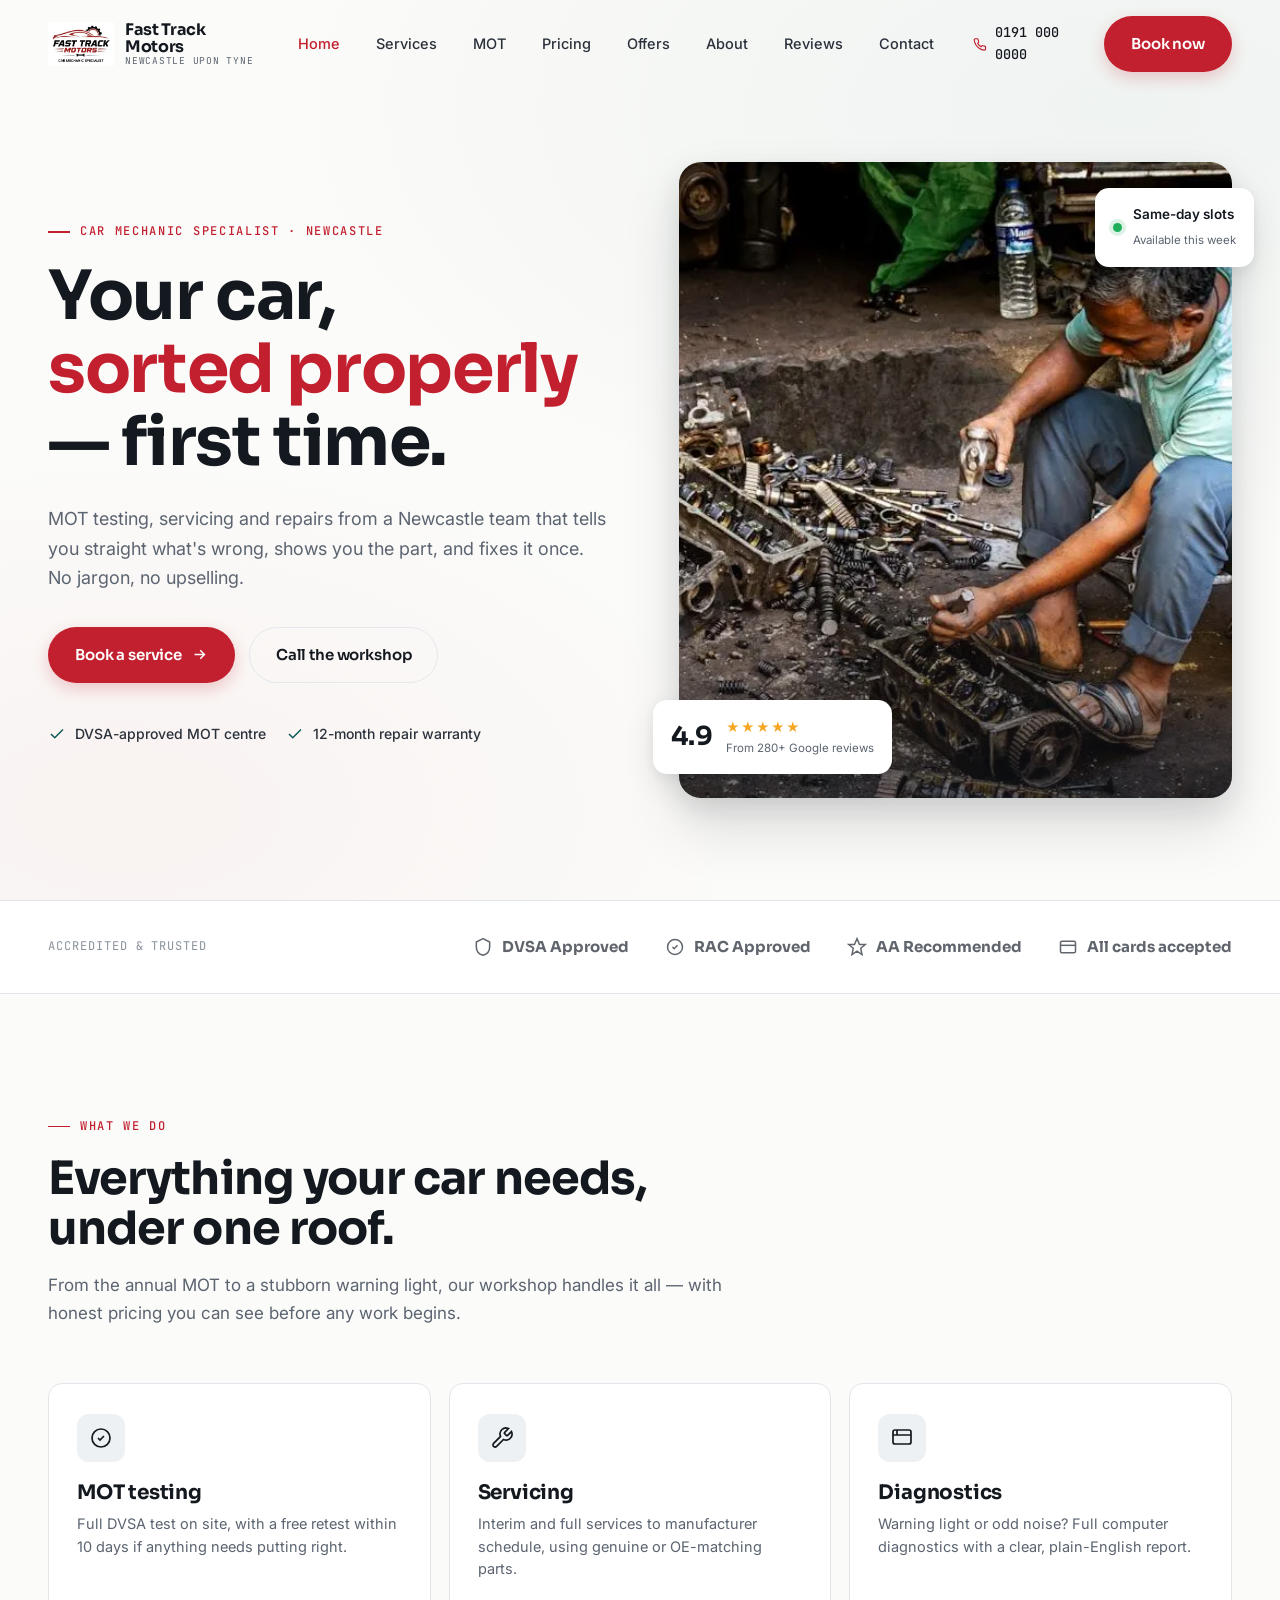
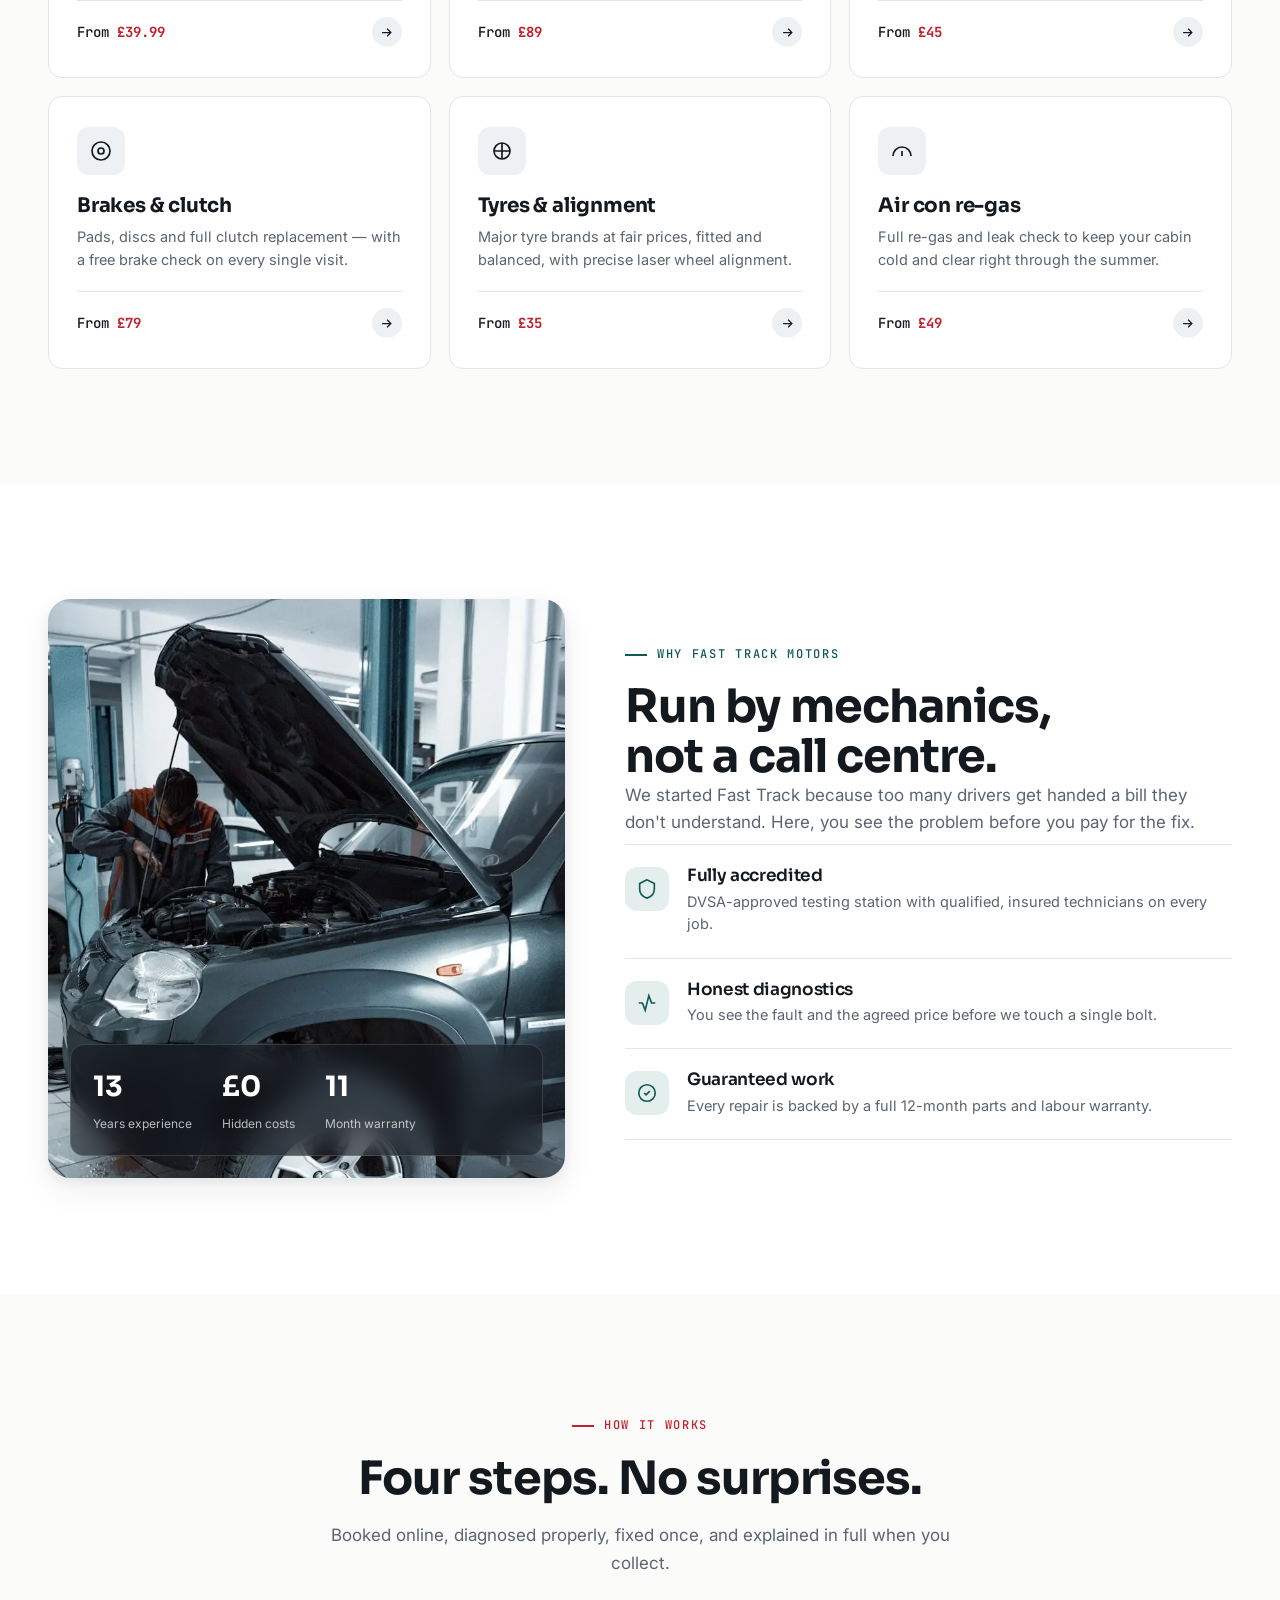
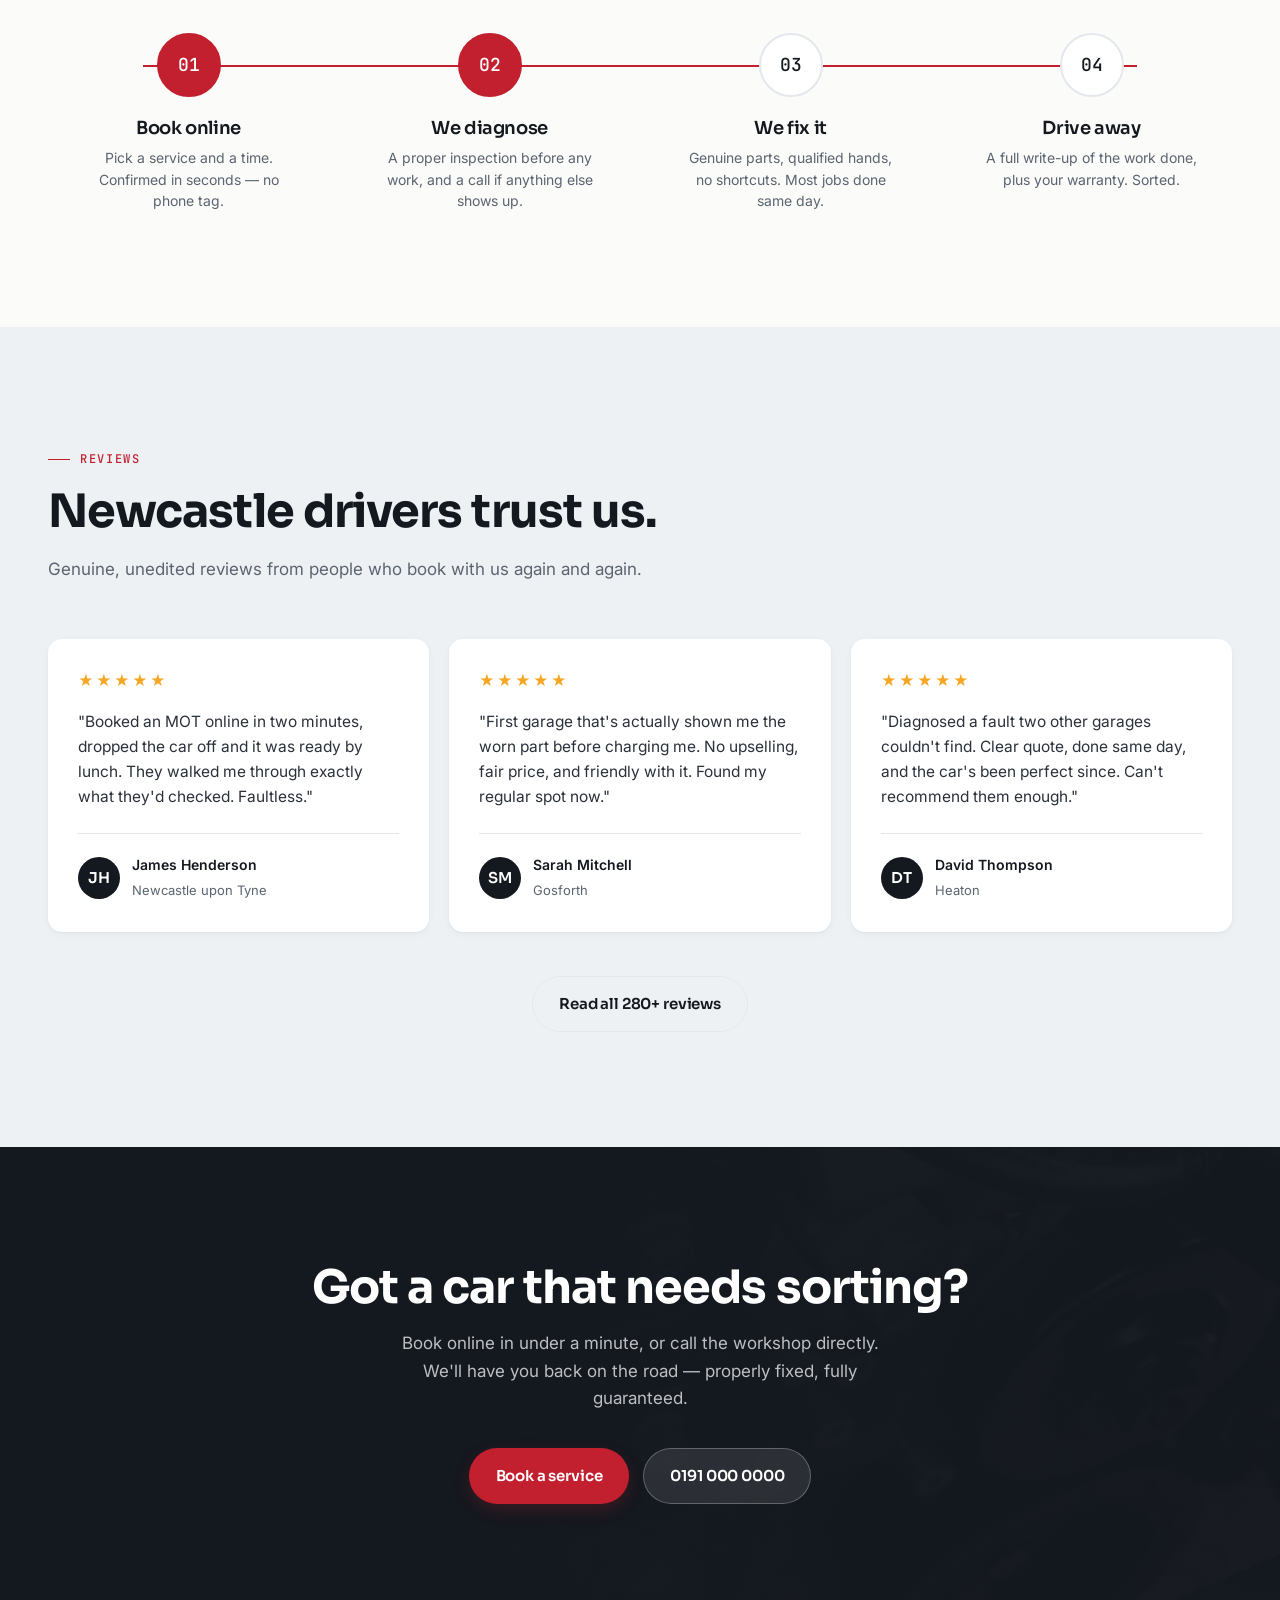
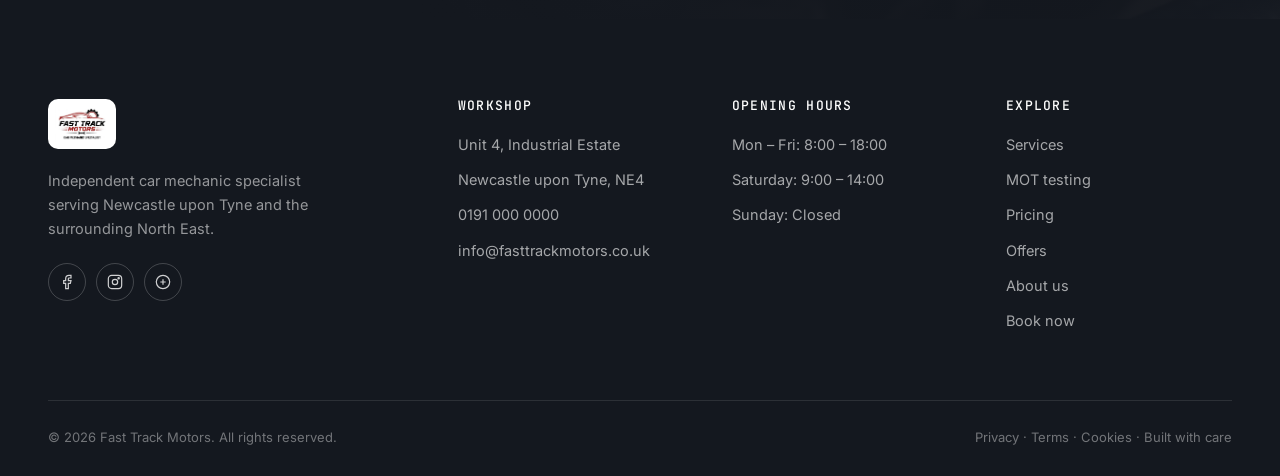
<file: index.html>
<!DOCTYPE html>
<html lang="en">
<head>
<meta charset="UTF-8">
<meta name="viewport" content="width=device-width, initial-scale=1.0">
<title>Fast Track Motors — Car Servicing & MOT in Newcastle upon Tyne</title>
<meta name="description" content="Trusted car mechanic specialist in Newcastle upon Tyne. MOT testing, servicing, diagnostics and repairs — booked online, fixed first time, fully guaranteed.">
<link rel="canonical" href="https://fast-track-motors.vercel.app/">
<link rel="icon" href="/favicon.svg" type="image/svg+xml">
<link rel="icon" href="/favicon.ico" sizes="any">
<link rel="apple-touch-icon" href="/apple-touch-icon.png">
<meta name="theme-color" content="#14181F">

<meta property="og:type" content="website">
<meta property="og:site_name" content="Fast Track Motors">
<meta property="og:title" content="Fast Track Motors — Car Servicing & MOT in Newcastle upon Tyne">
<meta property="og:description" content="Trusted car mechanic specialist in Newcastle upon Tyne. MOT testing, servicing, diagnostics and repairs — booked online, fixed first time, fully guaranteed.">
<meta property="og:url" content="https://fast-track-motors.vercel.app/">
<meta property="og:image" content="https://fast-track-motors.vercel.app/images/hero-mechanic.jpg">
<meta property="og:locale" content="en_GB">
<meta name="twitter:card" content="summary_large_image">
<meta name="twitter:title" content="Fast Track Motors — Car Servicing & MOT in Newcastle upon Tyne">
<meta name="twitter:description" content="Trusted car mechanic specialist in Newcastle upon Tyne. MOT testing, servicing, diagnostics and repairs — booked online, fixed first time, fully guaranteed.">
<meta name="twitter:image" content="https://fast-track-motors.vercel.app/images/hero-mechanic.jpg">
<script type="application/ld+json">
{
  "@context": "https://schema.org",
  "@type": "AutoRepair",
  "name": "Fast Track Motors",
  "image": "https://fast-track-motors.vercel.app/images/hero-mechanic.jpg",
  "url": "https://fast-track-motors.vercel.app/",
  "telephone": "+44-191-000-0000",
  "priceRange": "££",
  "address": {
    "@type": "PostalAddress",
    "streetAddress": "Unit 4, Industrial Estate",
    "addressLocality": "Newcastle upon Tyne",
    "postalCode": "NE4",
    "addressCountry": "GB"
  },
  "openingHoursSpecification": [
    {
      "@type": "OpeningHoursSpecification",
      "dayOfWeek": ["Monday","Tuesday","Wednesday","Thursday","Friday"],
      "opens": "08:00",
      "closes": "18:00"
    },
    {
      "@type": "OpeningHoursSpecification",
      "dayOfWeek": ["Saturday"],
      "opens": "09:00",
      "closes": "14:00"
    }
  ],
  "aggregateRating": {
    "@type": "AggregateRating",
    "ratingValue": "4.9",
    "reviewCount": "280"
  }
}
</script>
<!-- NOTE: telephone/address above are placeholders carried over from the site content.
     Update this block (and the matching text in the page) once the real contact
     number, address and socials are confirmed. -->

<link rel="preconnect" href="https://fonts.googleapis.com">
<link rel="preconnect" href="https://fonts.gstatic.com" crossorigin>
<link href="https://fonts.googleapis.com/css2?family=Sora:wght@400;500;600;700;800&family=Inter:wght@400;500;600&family=JetBrains+Mono:wght@400;500&display=swap" rel="stylesheet">
<link rel="stylesheet" href="css/system.css">
<style>
/* ============== HOME PAGE ============== */

/* HERO */
.hero{
  position:relative; min-height:100vh; min-height:100dvh; display:flex; align-items:center;
  padding-top:120px; padding-bottom:60px; overflow:hidden;
}
.hero-bg{
  position:absolute; inset:0; z-index:0;
  background:
    radial-gradient(120% 90% at 88% 12%, rgba(14,90,87,0.05) 0%, transparent 55%),
    radial-gradient(100% 80% at 10% 90%, rgba(194,32,47,0.04) 0%, transparent 50%);
}
.hero .wrap{position:relative; z-index:2; display:grid; grid-template-columns:1.02fr 0.98fr; gap:56px; align-items:center; width:100%;}
.hero-copy{max-width:560px;}
.hero h1{margin-bottom:24px;}
.hero h1 .hl{color:var(--red); position:relative; white-space:nowrap;}
.hero-lead{font-size:18px; line-height:1.65; color:var(--slate); margin-bottom:34px;}
.hero-actions{display:flex; gap:14px; flex-wrap:wrap; margin-bottom:40px;}
.hero-assure{display:flex; align-items:center; gap:20px; flex-wrap:wrap;}
.hero-assure .item{display:flex; align-items:center; gap:9px; font-size:14px; color:var(--ink-soft); font-weight:500;}
.hero-assure svg{width:18px; height:18px; stroke:var(--teal); fill:none; flex-shrink:0;}

/* hero visual */
.hero-visual{position:relative;}
.hero-frame{
  position:relative; border-radius:var(--r-lg); overflow:hidden; box-shadow:var(--shadow-lg);
  aspect-ratio:4/4.6;
}
.hero-frame img{width:100%; height:100%; object-fit:cover;}
.hero-overlay-grad{position:absolute; inset:0; background:linear-gradient(180deg, transparent 55%, rgba(20,24,31,0.55) 100%);}

/* floating rating card */
.float-card{
  position:absolute; background:var(--white); border-radius:var(--r-md);
  box-shadow:var(--shadow-md); padding:16px 18px; z-index:3;
}
.float-rating{bottom:24px; left:-26px; display:flex; align-items:center; gap:13px;}
.float-rating .gscore{font-family:var(--font-display); font-weight:700; font-size:26px; color:var(--ink);}
.float-rating .stars{color:#F5A623; font-size:13px; letter-spacing:1px;}
.float-rating .sub{font-size:11.5px; color:var(--slate); margin-top:1px;}
.float-book{
  top:26px; right:-22px; display:flex; align-items:center; gap:11px;
}
.float-book .dot{width:9px; height:9px; border-radius:50%; background:#1FAE5A; box-shadow:0 0 0 4px rgba(31,174,90,0.16); flex-shrink:0;}
.float-book strong{font-size:13.5px; font-weight:600; color:var(--ink); display:block;}
.float-book span{font-size:11.5px; color:var(--slate);}

@media(max-width:980px){
  .hero .wrap{grid-template-columns:1fr; gap:40px;}
  .hero-visual{order:-1; max-width:440px;}
  .hero-frame{aspect-ratio:16/12;}
  .float-rating{left:-10px;}
  .float-book{right:-8px;}
}
@media(max-width:560px){
  .hero{padding-top:104px;}
  .float-card{transform:scale(0.9);}
  .float-rating{left:-4px;}
}

/* LOGOS / TRUST STRIP */
.trust-strip{padding:34px 0; border-top:1px solid var(--line); border-bottom:1px solid var(--line); background:var(--white);}
.trust-strip .wrap{display:flex; align-items:center; justify-content:space-between; gap:30px; flex-wrap:wrap;}
.trust-strip .label{font-family:var(--font-mono); font-size:12px; letter-spacing:0.08em; text-transform:uppercase; color:var(--slate-light);}
.trust-logos{display:flex; align-items:center; gap:36px; flex-wrap:wrap;}
.trust-logos .acc{display:flex; align-items:center; gap:9px; font-family:var(--font-display); font-weight:700; font-size:15px; color:var(--ink-soft); opacity:0.75;}
.trust-logos .acc svg{width:20px; height:20px; stroke:var(--ink-soft); fill:none;}

/* SERVICES */
.svc-grid{display:grid; grid-template-columns:repeat(3,1fr); gap:18px;}
.svc-card{
  background:var(--white); border:1px solid var(--line); border-radius:var(--r-md);
  padding:30px 28px; transition:transform .35s var(--ease), box-shadow .35s var(--ease), border-color .35s;
  display:flex; flex-direction:column; min-height:230px;
}
.svc-card:hover{transform:translateY(-6px); box-shadow:var(--shadow-md); border-color:transparent;}
.svc-ic{width:48px; height:48px; border-radius:12px; background:var(--mist); display:flex; align-items:center; justify-content:center; margin-bottom:20px; transition:background .35s;}
.svc-ic svg{width:24px; height:24px; stroke:var(--ink); fill:none; transition:stroke .35s;}
.svc-card:hover .svc-ic{background:var(--red);}
.svc-card:hover .svc-ic svg{stroke:#fff;}
.svc-card h3{font-size:20px; margin-bottom:9px;}
.svc-card p{font-size:14.5px; line-height:1.55; margin-bottom:auto;}
.svc-foot{display:flex; align-items:center; justify-content:space-between; margin-top:20px; padding-top:16px; border-top:1px solid var(--line);}
.svc-price{font-family:var(--font-mono); font-size:14px; color:var(--ink); font-weight:500;}
.svc-price b{color:var(--red);}
.svc-arrow{width:30px; height:30px; border-radius:50%; background:var(--mist); display:flex; align-items:center; justify-content:center; transition:.3s;}
.svc-arrow svg{width:15px; height:15px; stroke:var(--ink); fill:none; transition:.3s;}
.svc-card:hover .svc-arrow{background:var(--ink);}
.svc-card:hover .svc-arrow svg{stroke:#fff;}
@media(max-width:900px){.svc-grid{grid-template-columns:1fr 1fr;}}
@media(max-width:600px){.svc-grid{grid-template-columns:1fr;}}

/* WHY / SPLIT FEATURE */
.split{background:var(--white);}
.split .wrap{display:grid; grid-template-columns:0.92fr 1.08fr; gap:60px; align-items:center;}
.split-visual{position:relative; border-radius:var(--r-lg); overflow:hidden; box-shadow:var(--shadow-md); aspect-ratio:5/5.6;}
.split-visual img{width:100%; height:100%; object-fit:cover;}
.split-stat{
  position:absolute; bottom:22px; left:22px; right:22px;
  background:rgba(20,24,31,0.55); backdrop-filter:blur(12px);
  border:1px solid rgba(255,255,255,0.14); border-radius:var(--r-md); padding:20px 22px;
  display:flex; gap:30px;
}
.split-stat .s strong{font-family:var(--font-display); font-weight:700; font-size:28px; color:#fff; display:block;}
.split-stat .s span{font-size:12px; color:rgba(255,255,255,0.7);}
.why-list{list-style:none; margin-top:8px;}
.why-list li{display:flex; gap:18px; padding:22px 0; border-bottom:1px solid var(--line);}
.why-list li:first-child{border-top:1px solid var(--line);}
.why-ic{width:44px; height:44px; border-radius:12px; flex-shrink:0; display:flex; align-items:center; justify-content:center; background:var(--teal-tint);}
.why-ic svg{width:22px; height:22px; stroke:var(--teal); fill:none;}
.why-list h4{font-family:var(--font-display); font-weight:600; font-size:17px; margin-bottom:5px;}
.why-list p{font-size:14.5px; line-height:1.55; margin:0;}
@media(max-width:900px){.split .wrap{grid-template-columns:1fr; gap:44px;} .split-visual{order:-1; aspect-ratio:16/11;}}

/* PROCESS */
.process{position:relative;}
.proc-grid{display:grid; grid-template-columns:repeat(4,1fr); gap:20px; position:relative;}
.proc-line{position:absolute; top:32px; left:8%; right:8%; height:2px; background:var(--mist-2); z-index:0;}
.proc-line-fill{position:absolute; top:0; left:0; height:100%; background:var(--red); width:0; transition:width 1.4s var(--ease);}
.proc-step{position:relative; z-index:1; text-align:center;}
.proc-num{
  width:64px; height:64px; border-radius:50%; background:var(--white); border:2px solid var(--mist-2);
  display:flex; align-items:center; justify-content:center; margin:0 auto 22px;
  font-family:var(--font-mono); font-size:18px; font-weight:500; color:var(--ink);
  transition:border-color .4s, background .4s, color .4s; position:relative;
}
.proc-step.lit .proc-num{border-color:var(--red); background:var(--red); color:#fff;}
.proc-step h4{font-family:var(--font-display); font-weight:600; font-size:18px; margin-bottom:8px;}
.proc-step p{font-size:14px; line-height:1.55; max-width:220px; margin:0 auto;}
@media(max-width:760px){
  .proc-grid{grid-template-columns:1fr; gap:14px; max-width:380px; margin:0 auto;}
  .proc-line{display:none;}
  .proc-step{display:grid; grid-template-columns:64px 1fr; gap:18px; text-align:left; align-items:start;}
  .proc-num{margin:0;}
  .proc-step p{margin:0; max-width:none;}
}

/* REVIEWS */
.reviews{background:var(--mist);}
.rev-grid{display:grid; grid-template-columns:repeat(3,1fr); gap:20px;}
.rev-card{background:var(--white); border-radius:var(--r-md); padding:30px; box-shadow:var(--shadow-sm); display:flex; flex-direction:column;}
.rev-stars{color:#F5A623; font-size:15px; letter-spacing:2px; margin-bottom:16px;}
.rev-card p{font-size:15.5px; line-height:1.62; color:var(--ink-soft); margin-bottom:auto;}
.rev-author{display:flex; align-items:center; gap:12px; margin-top:24px; padding-top:20px; border-top:1px solid var(--line);}
.rev-av{width:42px; height:42px; border-radius:50%; background:var(--ink); color:#fff; display:flex; align-items:center; justify-content:center; font-family:var(--font-display); font-weight:600; font-size:15px;}
.rev-author strong{font-size:14px; display:block; font-weight:600;}
.rev-author span{font-size:13px; color:var(--slate);}
.rev-gbadge{display:inline-flex; align-items:center; gap:8px; margin-top:8px; font-size:13px; color:var(--slate);}
.rev-gbadge svg{width:16px; height:16px;}
@media(max-width:900px){.rev-grid{grid-template-columns:1fr;}}

/* BIG CTA */
.cta{position:relative; overflow:hidden; background:var(--ink);}
.cta-bgimg{position:absolute; inset:0; opacity:0.16;}
.cta-bgimg img{width:100%; height:100%; object-fit:cover;}
.cta::after{content:""; position:absolute; inset:0; background:linear-gradient(105deg, var(--ink) 38%, rgba(20,24,31,0.72) 100%);}
.cta .wrap{position:relative; z-index:2; text-align:center; max-width:720px;}
.cta h2{color:#fff; margin-bottom:18px;}
.cta p{color:rgba(255,255,255,0.72); font-size:17px; margin-bottom:36px; max-width:520px; margin-left:auto; margin-right:auto;}
.cta-actions{display:flex; gap:14px; justify-content:center; flex-wrap:wrap;}
</style>
</head>
<body>

<!-- HEADER -->
<header class="site-header">
  <div class="wrap">
    <nav>
      <a href="index.html" class="brand">
        <img src="logo.jpg" alt="Fast Track Motors">
        <span class="brand-txt"><strong>Fast Track Motors</strong><span>Newcastle upon Tyne</span></span>
      </a>
      <div class="nav-menu">
        <a href="index.html" class="active">Home</a>
        <a href="services.html">Services</a>
        <a href="mot.html">MOT</a>
        <a href="pricing.html">Pricing</a>
        <a href="offers.html">Offers</a>
        <a href="about.html">About</a>
        <a href="reviews.html">Reviews</a>
        <a href="contact.html">Contact</a>
      </div>
      <div class="nav-right">
        <a href="tel:01910000000" class="nav-phone">
          <svg viewBox="0 0 24 24" stroke-width="2"><path d="M22 16.92v3a2 2 0 0 1-2.18 2 19.79 19.79 0 0 1-8.63-3.07 19.5 19.5 0 0 1-6-6 19.79 19.79 0 0 1-3.07-8.67A2 2 0 0 1 4.11 2h3a2 2 0 0 1 2 1.72c.13.96.36 1.9.7 2.81a2 2 0 0 1-.45 2.11L8.09 9.91a16 16 0 0 0 6 6l1.27-1.27a2 2 0 0 1 2.11-.45c.91.34 1.85.57 2.81.7A2 2 0 0 1 22 16.92z"/></svg>
          0191 000 0000
        </a>
        <a href="contact.html" class="btn btn-primary">Book now</a>
        <button class="burger" aria-label="Menu"><span></span><span></span><span></span></button>
      </div>
    </nav>
  </div>
</header>

<!-- HERO -->
<section class="hero">
  <div class="hero-bg"></div>
  <div class="wrap">
    <div class="hero-copy">
      <span class="eyebrow" data-reveal>Car mechanic specialist · Newcastle</span>
      <h1 data-reveal data-reveal-delay="1">Your car, <span class="hl">sorted properly</span> — first time.</h1>
      <p class="hero-lead" data-reveal data-reveal-delay="2">MOT testing, servicing and repairs from a Newcastle team that tells you straight what's wrong, shows you the part, and fixes it once. No jargon, no upselling.</p>
      <div class="hero-actions" data-reveal data-reveal-delay="3">
        <a href="contact.html" class="btn btn-primary">Book a service
          <svg viewBox="0 0 24 24" fill="none" stroke="currentColor" stroke-width="2"><path d="M5 12h14M13 6l6 6-6 6"/></svg>
        </a>
        <a href="tel:01910000000" class="btn btn-outline">Call the workshop</a>
      </div>
      <div class="hero-assure" data-reveal data-reveal-delay="4">
        <div class="item"><svg viewBox="0 0 24 24" stroke-width="2"><path d="M20 6L9 17l-5-5"/></svg>DVSA-approved MOT centre</div>
        <div class="item"><svg viewBox="0 0 24 24" stroke-width="2"><path d="M20 6L9 17l-5-5"/></svg>12-month repair warranty</div>
      </div>
    </div>
    <div class="hero-visual" data-reveal data-reveal-delay="2">
      <div class="hero-frame">
        <picture><source srcset="images/hero-mechanic.webp" type="image/webp"><img data-parallax src="images/hero-mechanic.jpg" alt="Mechanic working on a car in the workshop" loading="eager" fetchpriority="high" decoding="async" width="1000" height="612"></picture>
        <div class="hero-overlay-grad"></div>
      </div>
      <div class="float-card float-rating">
        <div class="gscore">4.9</div>
        <div>
          <div class="stars">★★★★★</div>
          <div class="sub">From 280+ Google reviews</div>
        </div>
      </div>
      <div class="float-card float-book">
        <span class="dot"></span>
        <div><strong>Same-day slots</strong><span>Available this week</span></div>
      </div>
    </div>
  </div>
</section>

<!-- TRUST STRIP -->
<div class="trust-strip">
  <div class="wrap">
    <span class="label">Accredited &amp; trusted</span>
    <div class="trust-logos">
      <div class="acc"><svg viewBox="0 0 24 24" stroke-width="1.8"><path d="M12 2L4 6v6c0 5 3.5 8.7 8 10 4.5-1.3 8-5 8-10V6z"/></svg>DVSA Approved</div>
      <div class="acc"><svg viewBox="0 0 24 24" stroke-width="1.8"><circle cx="12" cy="12" r="9"/><path d="M9 12l2 2 4-4"/></svg>RAC Approved</div>
      <div class="acc"><svg viewBox="0 0 24 24" stroke-width="1.8"><path d="M12 2l3 7h7l-5.5 4.5L18 21l-6-4-6 4 1.5-7.5L2 9h7z"/></svg>AA Recommended</div>
      <div class="acc"><svg viewBox="0 0 24 24" stroke-width="1.8"><rect x="3" y="5" width="18" height="14" rx="2"/><path d="M3 10h18"/></svg>All cards accepted</div>
    </div>
  </div>
</div>

<!-- SERVICES -->
<section id="services">
  <div class="wrap">
    <div class="section-head">
      <span class="eyebrow" data-reveal>What we do</span>
      <h2 data-reveal data-reveal-delay="1">Everything your car needs,<br>under one roof.</h2>
      <p data-reveal data-reveal-delay="2">From the annual MOT to a stubborn warning light, our workshop handles it all — with honest pricing you can see before any work begins.</p>
    </div>
    <div class="svc-grid">
      <a href="mot.html" class="svc-card" data-reveal>
        <div class="svc-ic"><svg viewBox="0 0 24 24" stroke-width="1.7"><path d="M9 12l2 2 4-4"/><circle cx="12" cy="12" r="9"/></svg></div>
        <h3>MOT testing</h3>
        <p>Full DVSA test on site, with a free retest within 10 days if anything needs putting right.</p>
        <div class="svc-foot"><span class="svc-price">From <b>£39.99</b></span><span class="svc-arrow"><svg viewBox="0 0 24 24" fill="none" stroke-width="2"><path d="M5 12h14M13 6l6 6-6 6"/></svg></span></div>
      </a>
      <a href="services.html" class="svc-card" data-reveal data-reveal-delay="1">
        <div class="svc-ic"><svg viewBox="0 0 24 24" stroke-width="1.7"><path d="M14.7 6.3a1 1 0 0 0 0 1.4l1.6 1.6a1 1 0 0 0 1.4 0l3.77-3.77a6 6 0 0 1-7.94 7.94l-6.91 6.91a2.12 2.12 0 0 1-3-3l6.91-6.91a6 6 0 0 1 7.94-7.94l-3.76 3.76z"/></svg></div>
        <h3>Servicing</h3>
        <p>Interim and full services to manufacturer schedule, using genuine or OE-matching parts.</p>
        <div class="svc-foot"><span class="svc-price">From <b>£89</b></span><span class="svc-arrow"><svg viewBox="0 0 24 24" fill="none" stroke-width="2"><path d="M5 12h14M13 6l6 6-6 6"/></svg></span></div>
      </a>
      <a href="services.html" class="svc-card" data-reveal data-reveal-delay="2">
        <div class="svc-ic"><svg viewBox="0 0 24 24" stroke-width="1.7"><rect x="3" y="4" width="18" height="14" rx="2"/><path d="M3 9h18M7 4v5"/></svg></div>
        <h3>Diagnostics</h3>
        <p>Warning light or odd noise? Full computer diagnostics with a clear, plain-English report.</p>
        <div class="svc-foot"><span class="svc-price">From <b>£45</b></span><span class="svc-arrow"><svg viewBox="0 0 24 24" fill="none" stroke-width="2"><path d="M5 12h14M13 6l6 6-6 6"/></svg></span></div>
      </a>
      <a href="services.html" class="svc-card" data-reveal>
        <div class="svc-ic"><svg viewBox="0 0 24 24" stroke-width="1.7"><circle cx="12" cy="12" r="9"/><circle cx="12" cy="12" r="3"/></svg></div>
        <h3>Brakes &amp; clutch</h3>
        <p>Pads, discs and full clutch replacement — with a free brake check on every single visit.</p>
        <div class="svc-foot"><span class="svc-price">From <b>£79</b></span><span class="svc-arrow"><svg viewBox="0 0 24 24" fill="none" stroke-width="2"><path d="M5 12h14M13 6l6 6-6 6"/></svg></span></div>
      </a>
      <a href="services.html" class="svc-card" data-reveal data-reveal-delay="1">
        <div class="svc-ic"><svg viewBox="0 0 24 24" stroke-width="1.7"><circle cx="12" cy="12" r="8"/><path d="M12 4v16M4 12h16"/></svg></div>
        <h3>Tyres &amp; alignment</h3>
        <p>Major tyre brands at fair prices, fitted and balanced, with precise laser wheel alignment.</p>
        <div class="svc-foot"><span class="svc-price">From <b>£35</b></span><span class="svc-arrow"><svg viewBox="0 0 24 24" fill="none" stroke-width="2"><path d="M5 12h14M13 6l6 6-6 6"/></svg></span></div>
      </a>
      <a href="services.html" class="svc-card" data-reveal data-reveal-delay="2">
        <div class="svc-ic"><svg viewBox="0 0 24 24" stroke-width="1.7"><path d="M3 17a9 9 0 0 1 18 0"/><path d="M12 12v5"/></svg></div>
        <h3>Air con re-gas</h3>
        <p>Full re-gas and leak check to keep your cabin cold and clear right through the summer.</p>
        <div class="svc-foot"><span class="svc-price">From <b>£49</b></span><span class="svc-arrow"><svg viewBox="0 0 24 24" fill="none" stroke-width="2"><path d="M5 12h14M13 6l6 6-6 6"/></svg></span></div>
      </a>
    </div>
  </div>
</section>

<!-- SPLIT / WHY -->
<section class="split">
  <div class="wrap">
    <div class="split-visual" data-reveal>
      <picture><source srcset="images/why-mechanic.webp" type="image/webp"><img src="images/why-mechanic.jpg" alt="Friendly mechanic explaining a repair to a customer" loading="lazy" decoding="async"></picture>
      <div class="split-stat">
        <div class="s"><strong data-count="15">0</strong><span>Years experience</span></div>
        <div class="s"><strong>£0</strong><span>Hidden costs</span></div>
        <div class="s"><strong data-count="12">0</strong><span>Month warranty</span></div>
      </div>
    </div>
    <div>
      <span class="eyebrow teal" data-reveal>Why Fast Track Motors</span>
      <h2 data-reveal data-reveal-delay="1">Run by mechanics,<br>not a call centre.</h2>
      <p data-reveal data-reveal-delay="2" style="font-size:17px; margin-bottom:8px;">We started Fast Track because too many drivers get handed a bill they don't understand. Here, you see the problem before you pay for the fix.</p>
      <ul class="why-list">
        <li data-reveal>
          <span class="why-ic"><svg viewBox="0 0 24 24" stroke-width="1.8"><path d="M12 2L4 6v6c0 5 3.5 8.7 8 10 4.5-1.3 8-5 8-10V6z"/></svg></span>
          <div><h4>Fully accredited</h4><p>DVSA-approved testing station with qualified, insured technicians on every job.</p></div>
        </li>
        <li data-reveal>
          <span class="why-ic"><svg viewBox="0 0 24 24" stroke-width="1.8"><path d="M3 12h4l3 8 4-16 3 8h4"/></svg></span>
          <div><h4>Honest diagnostics</h4><p>You see the fault and the agreed price before we touch a single bolt.</p></div>
        </li>
        <li data-reveal>
          <span class="why-ic"><svg viewBox="0 0 24 24" stroke-width="1.8"><circle cx="12" cy="12" r="9"/><path d="M9 12l2 2 4-4"/></svg></span>
          <div><h4>Guaranteed work</h4><p>Every repair is backed by a full 12-month parts and labour warranty.</p></div>
        </li>
      </ul>
    </div>
  </div>
</section>

<!-- PROCESS -->
<section class="process">
  <div class="wrap">
    <div class="section-head center">
      <span class="eyebrow" data-reveal>How it works</span>
      <h2 data-reveal data-reveal-delay="1">Four steps. No surprises.</h2>
      <p data-reveal data-reveal-delay="2">Booked online, diagnosed properly, fixed once, and explained in full when you collect.</p>
    </div>
    <div class="proc-grid">
      <div class="proc-line"><div class="proc-line-fill" id="procFill"></div></div>
      <div class="proc-step" data-reveal><div class="proc-num">01</div><h4>Book online</h4><p>Pick a service and a time. Confirmed in seconds — no phone tag.</p></div>
      <div class="proc-step" data-reveal data-reveal-delay="1"><div class="proc-num">02</div><h4>We diagnose</h4><p>A proper inspection before any work, and a call if anything else shows up.</p></div>
      <div class="proc-step" data-reveal data-reveal-delay="2"><div class="proc-num">03</div><h4>We fix it</h4><p>Genuine parts, qualified hands, no shortcuts. Most jobs done same day.</p></div>
      <div class="proc-step" data-reveal data-reveal-delay="3"><div class="proc-num">04</div><h4>Drive away</h4><p>A full write-up of the work done, plus your warranty. Sorted.</p></div>
    </div>
  </div>
</section>

<!-- REVIEWS -->
<section class="reviews">
  <div class="wrap">
    <div class="section-head">
      <span class="eyebrow" data-reveal>Reviews</span>
      <h2 data-reveal data-reveal-delay="1">Newcastle drivers trust us.</h2>
      <p data-reveal data-reveal-delay="2">Genuine, unedited reviews from people who book with us again and again.</p>
    </div>
    <div class="rev-grid">
      <div class="rev-card" data-reveal>
        <div class="rev-stars">★★★★★</div>
        <p>"Booked an MOT online in two minutes, dropped the car off and it was ready by lunch. They walked me through exactly what they'd checked. Faultless."</p>
        <div class="rev-author"><div class="rev-av">JH</div><div><strong>James Henderson</strong><span>Newcastle upon Tyne</span></div></div>
      </div>
      <div class="rev-card" data-reveal data-reveal-delay="1">
        <div class="rev-stars">★★★★★</div>
        <p>"First garage that's actually shown me the worn part before charging me. No upselling, fair price, and friendly with it. Found my regular spot now."</p>
        <div class="rev-author"><div class="rev-av">SM</div><div><strong>Sarah Mitchell</strong><span>Gosforth</span></div></div>
      </div>
      <div class="rev-card" data-reveal data-reveal-delay="2">
        <div class="rev-stars">★★★★★</div>
        <p>"Diagnosed a fault two other garages couldn't find. Clear quote, done same day, and the car's been perfect since. Can't recommend them enough."</p>
        <div class="rev-author"><div class="rev-av">DT</div><div><strong>David Thompson</strong><span>Heaton</span></div></div>
      </div>
    </div>
    <div style="text-align:center; margin-top:44px;" data-reveal>
      <a href="reviews.html" class="btn btn-outline">Read all 280+ reviews</a>
    </div>
  </div>
</section>

<!-- BIG CTA -->
<section class="cta">
  <div class="cta-bgimg"><picture><source srcset="images/cta-bg.webp" type="image/webp"><img src="images/cta-bg.jpg" alt="" loading="lazy" decoding="async"></picture></div>
  <div class="wrap">
    <h2 data-reveal>Got a car that needs sorting?</h2>
    <p data-reveal data-reveal-delay="1">Book online in under a minute, or call the workshop directly. We'll have you back on the road — properly fixed, fully guaranteed.</p>
    <div class="cta-actions" data-reveal data-reveal-delay="2">
      <a href="contact.html" class="btn btn-primary">Book a service</a>
      <a href="tel:01910000000" class="btn btn-ghost-light">0191 000 0000</a>
    </div>
  </div>
</section>

<!-- FOOTER -->
<footer class="site-footer">
  <div class="wrap">
    <div class="footer-top">
      <div class="footer-brand">
        <img src="logo.jpg" alt="Fast Track Motors">
        <p>Independent car mechanic specialist serving Newcastle upon Tyne and the surrounding North East.</p>
        <div class="footer-social">
          <a href="#" aria-label="Facebook"><svg viewBox="0 0 24 24" stroke-width="1.8"><path d="M18 2h-3a5 5 0 0 0-5 5v3H7v4h3v8h4v-8h3l1-4h-4V7a1 1 0 0 1 1-1h3z"/></svg></a>
          <a href="#" aria-label="Instagram"><svg viewBox="0 0 24 24" stroke-width="1.8"><rect x="2" y="2" width="20" height="20" rx="5"/><circle cx="12" cy="12" r="4"/><circle cx="17.5" cy="6.5" r="1"/></svg></a>
          <a href="#" aria-label="Google"><svg viewBox="0 0 24 24" stroke-width="1.8"><circle cx="12" cy="12" r="10"/><path d="M8 12h8M12 8v8"/></svg></a>
        </div>
      </div>
      <div>
        <h4>Workshop</h4>
        <ul>
          <li>Unit 4, Industrial Estate</li>
          <li>Newcastle upon Tyne, NE4</li>
          <li><a href="tel:01910000000">0191 000 0000</a></li>
          <li><a href="mailto:info@fasttrackmotors.co.uk">info@fasttrackmotors.co.uk</a></li>
        </ul>
      </div>
      <div>
        <h4>Opening hours</h4>
        <ul>
          <li>Mon – Fri: 8:00 – 18:00</li>
          <li>Saturday: 9:00 – 14:00</li>
          <li>Sunday: Closed</li>
        </ul>
      </div>
      <div>
        <h4>Explore</h4>
        <ul>
          <li><a href="services.html">Services</a></li>
          <li><a href="mot.html">MOT testing</a></li>
          <li><a href="pricing.html">Pricing</a></li>
          <li><a href="offers.html">Offers</a></li>
          <li><a href="about.html">About us</a></li>
          <li><a href="contact.html">Book now</a></li>
        </ul>
      </div>
    </div>
    <div class="footer-bottom">
      <span>© 2026 Fast Track Motors. All rights reserved.</span>
      <span>Privacy · Terms · Cookies · Built with care</span>
    </div>
  </div>
</footer>

<div class="mobile-bar">
  <a href="tel:01910000000" class="call">Call now</a>
  <a href="contact.html" class="book">Book online</a>
</div>

<script src="js/main.js"></script>
<script>
  // process line fill when section enters
  const proc = document.querySelector('.process');
  const fill = document.getElementById('procFill');
  const steps = document.querySelectorAll('.proc-step');
  if(proc && fill){
    const pio = new IntersectionObserver((entries)=>{
      entries.forEach(e=>{
        if(e.isIntersecting){
          fill.style.width = '100%';
          steps.forEach((s,i)=> setTimeout(()=>s.classList.add('lit'), 250 + i*320));
          pio.unobserve(e.target);
        }
      });
    }, {threshold:0.4});
    pio.observe(proc);
  }
</script>
</body>
</html>
</file>
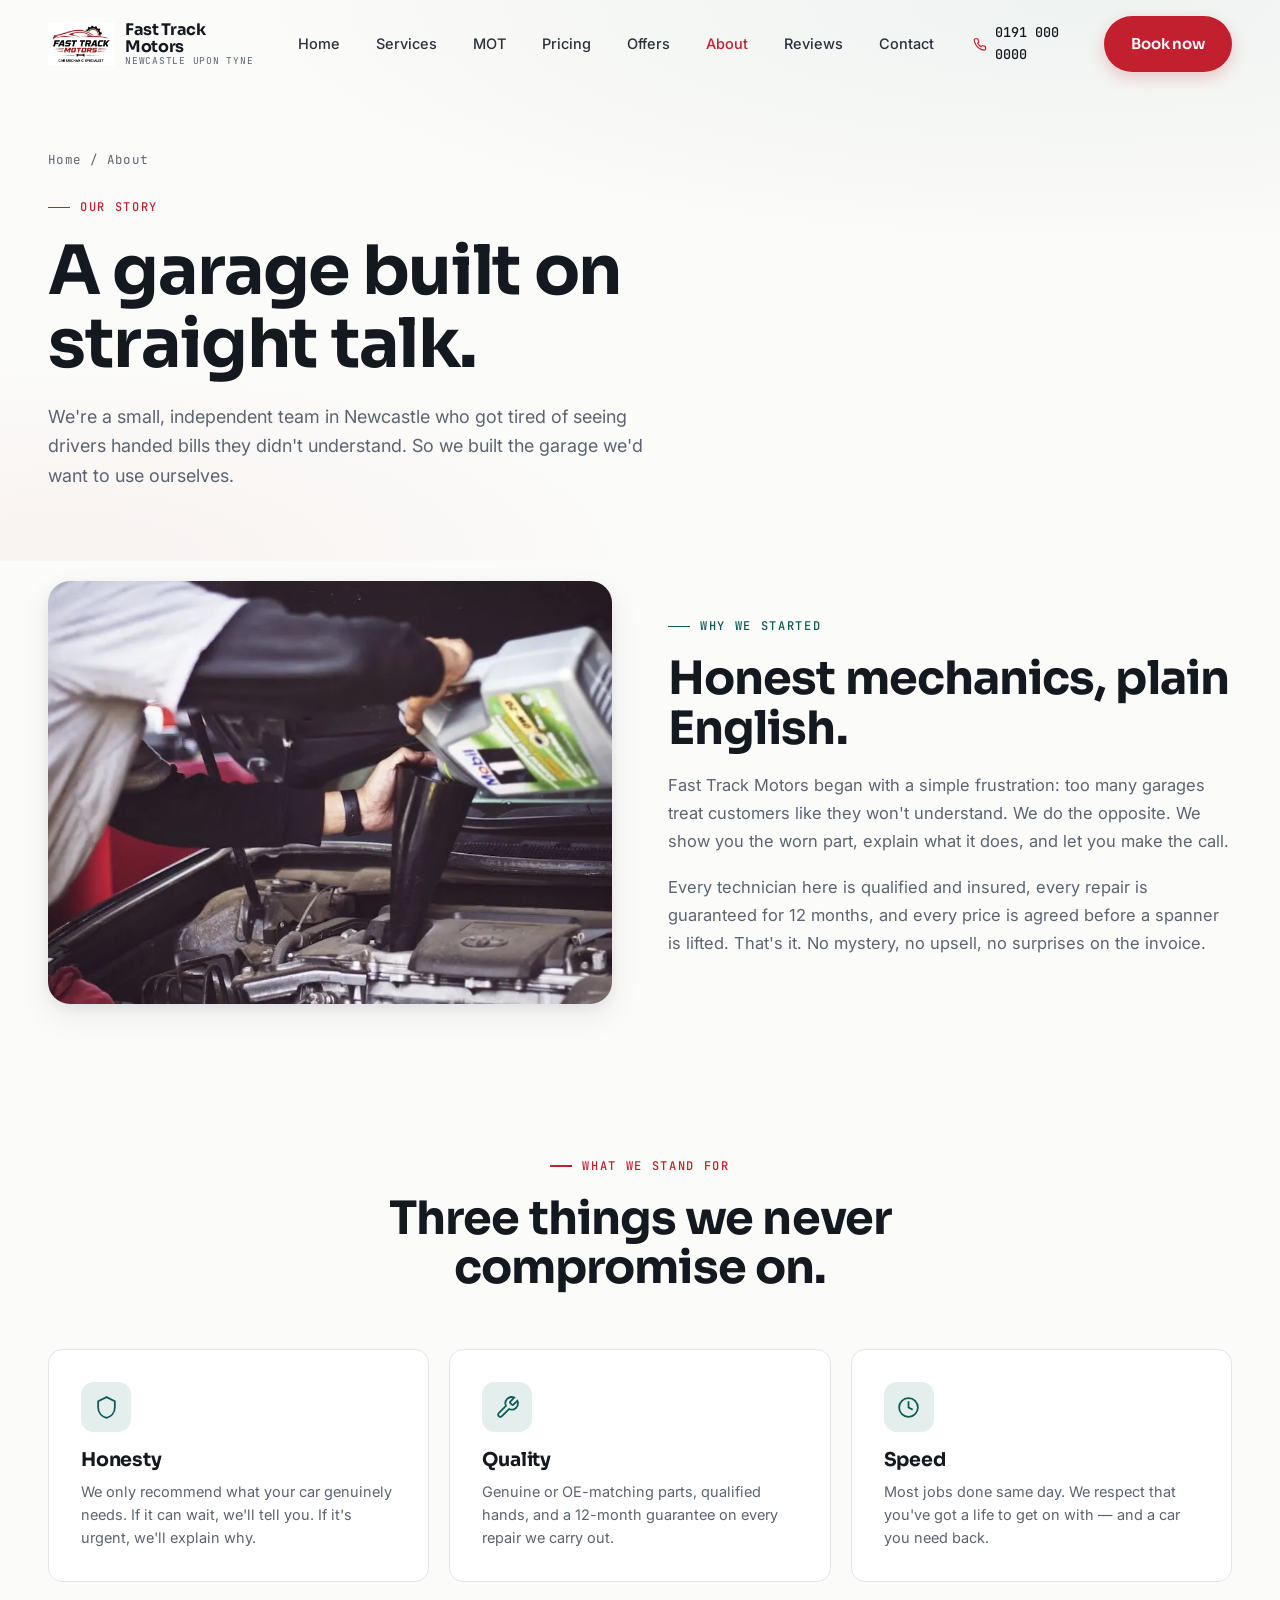
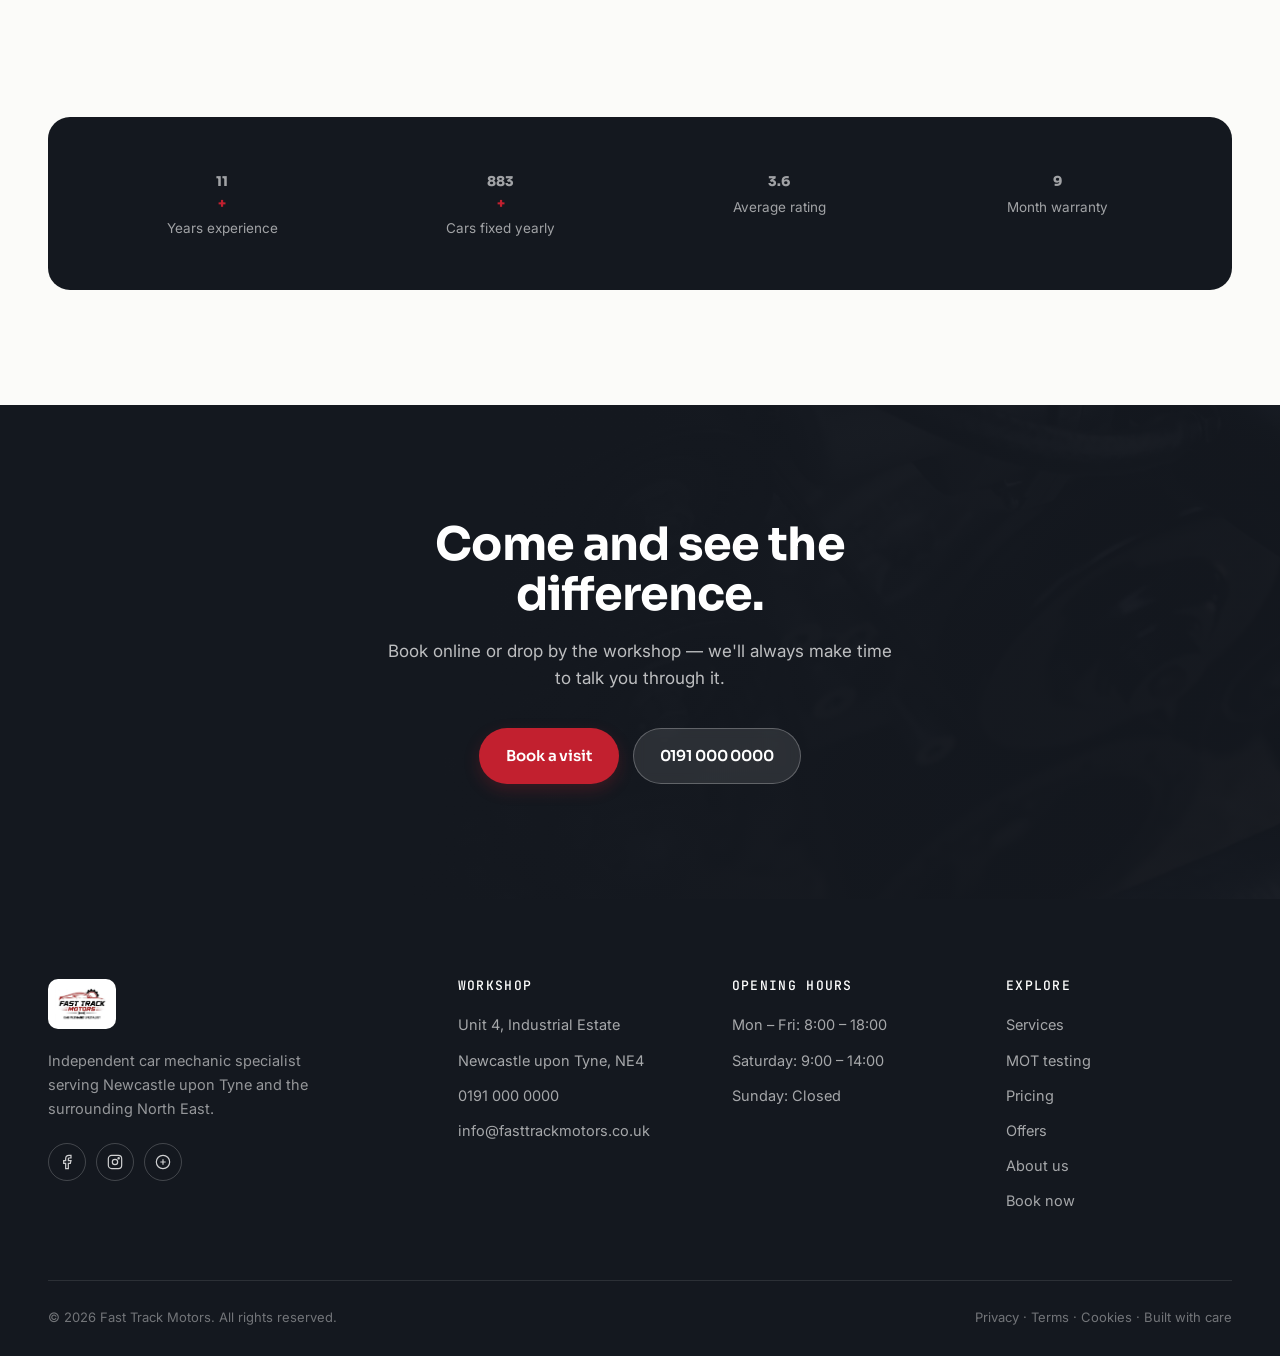
<file: about.html>
<!DOCTYPE html>
<html lang="en">
<head>
<meta charset="UTF-8">
<meta name="viewport" content="width=device-width, initial-scale=1.0">
<title>About Fast Track Motors | Newcastle Car Mechanic</title>
<meta name="description" content="Meet Fast Track Motors — an independent, honest car garage in Newcastle upon Tyne built on straight talk, quality repairs and fair pricing.">
<link rel="canonical" href="https://fast-track-motors.vercel.app/about.html">
<link rel="icon" href="/favicon.svg" type="image/svg+xml">
<link rel="icon" href="/favicon.ico" sizes="any">
<link rel="apple-touch-icon" href="/apple-touch-icon.png">
<meta name="theme-color" content="#14181F">

<meta property="og:type" content="website">
<meta property="og:site_name" content="Fast Track Motors">
<meta property="og:title" content="About Fast Track Motors | Newcastle Car Mechanic">
<meta property="og:description" content="Meet Fast Track Motors — an independent, honest car garage in Newcastle upon Tyne built on straight talk, quality repairs and fair pricing.">
<meta property="og:url" content="https://fast-track-motors.vercel.app/about.html">
<meta property="og:image" content="https://fast-track-motors.vercel.app/images/hero-mechanic.jpg">
<meta property="og:locale" content="en_GB">
<meta name="twitter:card" content="summary_large_image">
<meta name="twitter:title" content="About Fast Track Motors | Newcastle Car Mechanic">
<meta name="twitter:description" content="Meet Fast Track Motors — an independent, honest car garage in Newcastle upon Tyne built on straight talk, quality repairs and fair pricing.">
<meta name="twitter:image" content="https://fast-track-motors.vercel.app/images/hero-mechanic.jpg">

<link rel="preconnect" href="https://fonts.googleapis.com">
<link rel="preconnect" href="https://fonts.gstatic.com" crossorigin>
<link href="https://fonts.googleapis.com/css2?family=Sora:wght@400;500;600;700;800&family=Inter:wght@400;500;600&family=JetBrains+Mono:wght@400;500&display=swap" rel="stylesheet">
<link rel="stylesheet" href="css/system.css">
<style>
/* page hero shared */
.page-hero{padding:150px 0 70px; position:relative; overflow:hidden;}
.page-hero::before{content:""; position:absolute; inset:0; background:radial-gradient(120% 80% at 85% 0%, rgba(14,90,87,0.05), transparent 55%), radial-gradient(90% 70% at 5% 100%, rgba(194,32,47,0.04), transparent 50%);}
.page-hero .wrap{position:relative; z-index:2;}
.page-hero .crumbs{font-family:var(--font-mono); font-size:12.5px; color:var(--slate); margin-bottom:20px; letter-spacing:0.03em;}
.page-hero .crumbs a:hover{color:var(--red);}
.page-hero h1{max-width:780px; margin-bottom:20px;}
.page-hero .sub{font-size:18px; max-width:600px; line-height:1.65;}

.cta{position:relative; overflow:hidden; background:var(--ink);}
.cta-bgimg{position:absolute; inset:0; opacity:0.16;}
.cta-bgimg img{width:100%; height:100%; object-fit:cover;}
.cta::after{content:""; position:absolute; inset:0; background:linear-gradient(105deg, var(--ink) 38%, rgba(20,24,31,0.72) 100%);}
.cta .wrap{position:relative; z-index:2; text-align:center; max-width:720px;}
.cta h2{color:#fff; margin-bottom:18px;}
.cta p{color:rgba(255,255,255,0.72); font-size:17px; margin-bottom:36px; max-width:520px; margin-left:auto; margin-right:auto;}
.cta-actions{display:flex; gap:14px; justify-content:center; flex-wrap:wrap;}

.about-intro{display:grid; grid-template-columns:1fr 1fr; gap:56px; align-items:center;}
.about-intro .media{border-radius:var(--r-lg); overflow:hidden; box-shadow:var(--shadow-md); aspect-ratio:4/3;}
.about-intro .media img{width:100%; height:100%; object-fit:cover;}
.about-intro p{font-size:16.5px; line-height:1.7; margin-bottom:18px;}
@media(max-width:860px){.about-intro{grid-template-columns:1fr; gap:34px;}}
.values{display:grid; grid-template-columns:repeat(3,1fr); gap:20px;}
.value-card{background:var(--white); border:1px solid var(--line); border-radius:var(--r-md); padding:32px;}
.value-card .ic{width:50px; height:50px; border-radius:13px; background:var(--teal-tint); display:flex; align-items:center; justify-content:center; margin-bottom:18px;}
.value-card .ic svg{width:25px; height:25px; stroke:var(--teal); fill:none;}
.value-card h3{font-size:19px; margin-bottom:9px;}
.value-card p{font-size:14.5px; line-height:1.6;}
@media(max-width:760px){.values{grid-template-columns:1fr;}}
.stats-band{background:var(--ink); border-radius:var(--r-lg); padding:50px; display:grid; grid-template-columns:repeat(4,1fr); gap:30px; text-align:center;}
.stats-band .s strong{font-family:var(--font-display); font-weight:800; font-size:44px; color:#fff; display:block; line-height:1;}
.stats-band .s strong .u{color:var(--red);}
.stats-band .s span{font-size:13.5px; color:rgba(255,255,255,0.6); margin-top:8px; display:block;}
@media(max-width:760px){.stats-band{grid-template-columns:1fr 1fr; gap:34px; padding:40px 30px;}}

</style>
</head>
<body>
<header class="site-header">
  <div class="wrap">
    <nav>
      <a href="index.html" class="brand">
        <img src="logo.jpg" alt="Fast Track Motors">
        <span class="brand-txt"><strong>Fast Track Motors</strong><span>Newcastle upon Tyne</span></span>
      </a>
      <div class="nav-menu"><a href="index.html">Home</a><a href="services.html">Services</a><a href="mot.html">MOT</a><a href="pricing.html">Pricing</a><a href="offers.html">Offers</a><a href="about.html" class="active">About</a><a href="reviews.html">Reviews</a><a href="contact.html">Contact</a></div>
      <div class="nav-right">
        <a href="tel:01910000000" class="nav-phone">
          <svg viewBox="0 0 24 24" stroke-width="2"><path d="M22 16.92v3a2 2 0 0 1-2.18 2 19.79 19.79 0 0 1-8.63-3.07 19.5 19.5 0 0 1-6-6 19.79 19.79 0 0 1-3.07-8.67A2 2 0 0 1 4.11 2h3a2 2 0 0 1 2 1.72c.13.96.36 1.9.7 2.81a2 2 0 0 1-.45 2.11L8.09 9.91a16 16 0 0 0 6 6l1.27-1.27a2 2 0 0 1 2.11-.45c.91.34 1.85.57 2.81.7A2 2 0 0 1 22 16.92z"/></svg>
          0191 000 0000
        </a>
        <a href="contact.html" class="btn btn-primary">Book now</a>
        <button class="burger" aria-label="Menu"><span></span><span></span><span></span></button>
      </div>
    </nav>
  </div>
</header>
<section class="page-hero">
  <div class="wrap">
    <div class="crumbs" data-reveal><a href="index.html">Home</a> / About</div>
    <span class="eyebrow" data-reveal>Our story</span>
    <h1 data-reveal data-reveal-delay="1">A garage built on straight talk.</h1>
    <p class="sub" data-reveal data-reveal-delay="2">We're a small, independent team in Newcastle who got tired of seeing drivers handed bills they didn't understand. So we built the garage we'd want to use ourselves.</p>
  </div>
</section>
<section style="padding-top:20px;">
  <div class="wrap">
    <div class="about-intro">
      <div class="media" data-reveal><picture><source srcset="images/about-workshop.webp" type="image/webp"><img src="images/about-workshop.jpg" alt="Inside the Fast Track Motors workshop" loading="lazy" decoding="async"></picture></div>
      <div data-reveal data-reveal-delay="1">
        <span class="eyebrow teal">Why we started</span>
        <h2 style="margin-bottom:18px;">Honest mechanics, plain English.</h2>
        <p>Fast Track Motors began with a simple frustration: too many garages treat customers like they won't understand. We do the opposite. We show you the worn part, explain what it does, and let you make the call.</p>
        <p>Every technician here is qualified and insured, every repair is guaranteed for 12 months, and every price is agreed before a spanner is lifted. That's it. No mystery, no upsell, no surprises on the invoice.</p>
      </div>
    </div>
  </div>
</section>
<section style="padding-top:30px;">
  <div class="wrap">
    <div class="section-head center"><span class="eyebrow" data-reveal>What we stand for</span><h2 data-reveal data-reveal-delay="1">Three things we never compromise on.</h2></div>
    <div class="values">
      <div class="value-card" data-reveal><div class="ic"><svg viewBox="0 0 24 24" stroke-width="1.7"><path d="M12 2L4 6v6c0 5 3.5 8.7 8 10 4.5-1.3 8-5 8-10V6z"/></svg></div><h3>Honesty</h3><p>We only recommend what your car genuinely needs. If it can wait, we'll tell you. If it's urgent, we'll explain why.</p></div>
      <div class="value-card" data-reveal data-reveal-delay="1"><div class="ic"><svg viewBox="0 0 24 24" stroke-width="1.7"><path d="M14.7 6.3a1 1 0 0 0 0 1.4l1.6 1.6a1 1 0 0 0 1.4 0l3.77-3.77a6 6 0 0 1-7.94 7.94l-6.91 6.91a2.12 2.12 0 0 1-3-3l6.91-6.91a6 6 0 0 1 7.94-7.94l-3.76 3.76z"/></svg></div><h3>Quality</h3><p>Genuine or OE-matching parts, qualified hands, and a 12-month guarantee on every repair we carry out.</p></div>
      <div class="value-card" data-reveal data-reveal-delay="2"><div class="ic"><svg viewBox="0 0 24 24" stroke-width="1.7"><path d="M12 6v6l4 2"/><circle cx="12" cy="12" r="9"/></svg></div><h3>Speed</h3><p>Most jobs done same day. We respect that you've got a life to get on with — and a car you need back.</p></div>
    </div>
  </div>
</section>
<section style="padding-top:20px;">
  <div class="wrap">
    <div class="stats-band" data-reveal>
      <div class="s"><strong><span data-count="15">0</span><span class="u">+</span></strong><span>Years experience</span></div>
      <div class="s"><strong><span data-count="1200">0</span><span class="u">+</span></strong><span>Cars fixed yearly</span></div>
      <div class="s"><strong><span data-count="4.9" data-dec="1">0</span></strong><span>Average rating</span></div>
      <div class="s"><strong><span data-count="12">0</span></strong><span>Month warranty</span></div>
    </div>
  </div>
</section>
<section class="cta">
  <div class="cta-bgimg"><picture><source srcset="images/cta-bg.webp" type="image/webp"><img src="images/cta-bg.jpg" alt="" loading="lazy" decoding="async"></picture></div>
  <div class="wrap">
    <h2 data-reveal>Come and see the difference.</h2>
    <p data-reveal data-reveal-delay="1">Book online or drop by the workshop — we'll always make time to talk you through it.</p>
    <div class="cta-actions" data-reveal data-reveal-delay="2"><a href="contact.html" class="btn btn-primary">Book a visit</a><a href="tel:01910000000" class="btn btn-ghost-light">0191 000 0000</a></div>
  </div>
</section>
<footer class="site-footer">
  <div class="wrap">
    <div class="footer-top">
      <div class="footer-brand">
        <img src="logo.jpg" alt="Fast Track Motors">
        <p>Independent car mechanic specialist serving Newcastle upon Tyne and the surrounding North East.</p>
        <div class="footer-social">
          <a href="#" aria-label="Facebook"><svg viewBox="0 0 24 24" stroke-width="1.8"><path d="M18 2h-3a5 5 0 0 0-5 5v3H7v4h3v8h4v-8h3l1-4h-4V7a1 1 0 0 1 1-1h3z"/></svg></a>
          <a href="#" aria-label="Instagram"><svg viewBox="0 0 24 24" stroke-width="1.8"><rect x="2" y="2" width="20" height="20" rx="5"/><circle cx="12" cy="12" r="4"/><circle cx="17.5" cy="6.5" r="1"/></svg></a>
          <a href="#" aria-label="Google"><svg viewBox="0 0 24 24" stroke-width="1.8"><circle cx="12" cy="12" r="10"/><path d="M8 12h8M12 8v8"/></svg></a>
        </div>
      </div>
      <div><h4>Workshop</h4><ul>
        <li>Unit 4, Industrial Estate</li><li>Newcastle upon Tyne, NE4</li>
        <li><a href="tel:01910000000">0191 000 0000</a></li>
        <li><a href="mailto:info@fasttrackmotors.co.uk">info@fasttrackmotors.co.uk</a></li>
      </ul></div>
      <div><h4>Opening hours</h4><ul>
        <li>Mon – Fri: 8:00 – 18:00</li><li>Saturday: 9:00 – 14:00</li><li>Sunday: Closed</li>
      </ul></div>
      <div><h4>Explore</h4><ul>
        <li><a href="services.html">Services</a></li><li><a href="mot.html">MOT testing</a></li>
        <li><a href="pricing.html">Pricing</a></li><li><a href="offers.html">Offers</a></li><li><a href="about.html">About us</a></li>
        <li><a href="contact.html">Book now</a></li>
      </ul></div>
    </div>
    <div class="footer-bottom">
      <span>© 2026 Fast Track Motors. All rights reserved.</span>
      <span>Privacy · Terms · Cookies · Built with care</span>
    </div>
  </div>
</footer>
<div class="mobile-bar">
  <a href="tel:01910000000" class="call">Call now</a>
  <a href="contact.html" class="book">Book online</a>
</div>
<script src="js/main.js"></script>

</body>
</html>
</file>
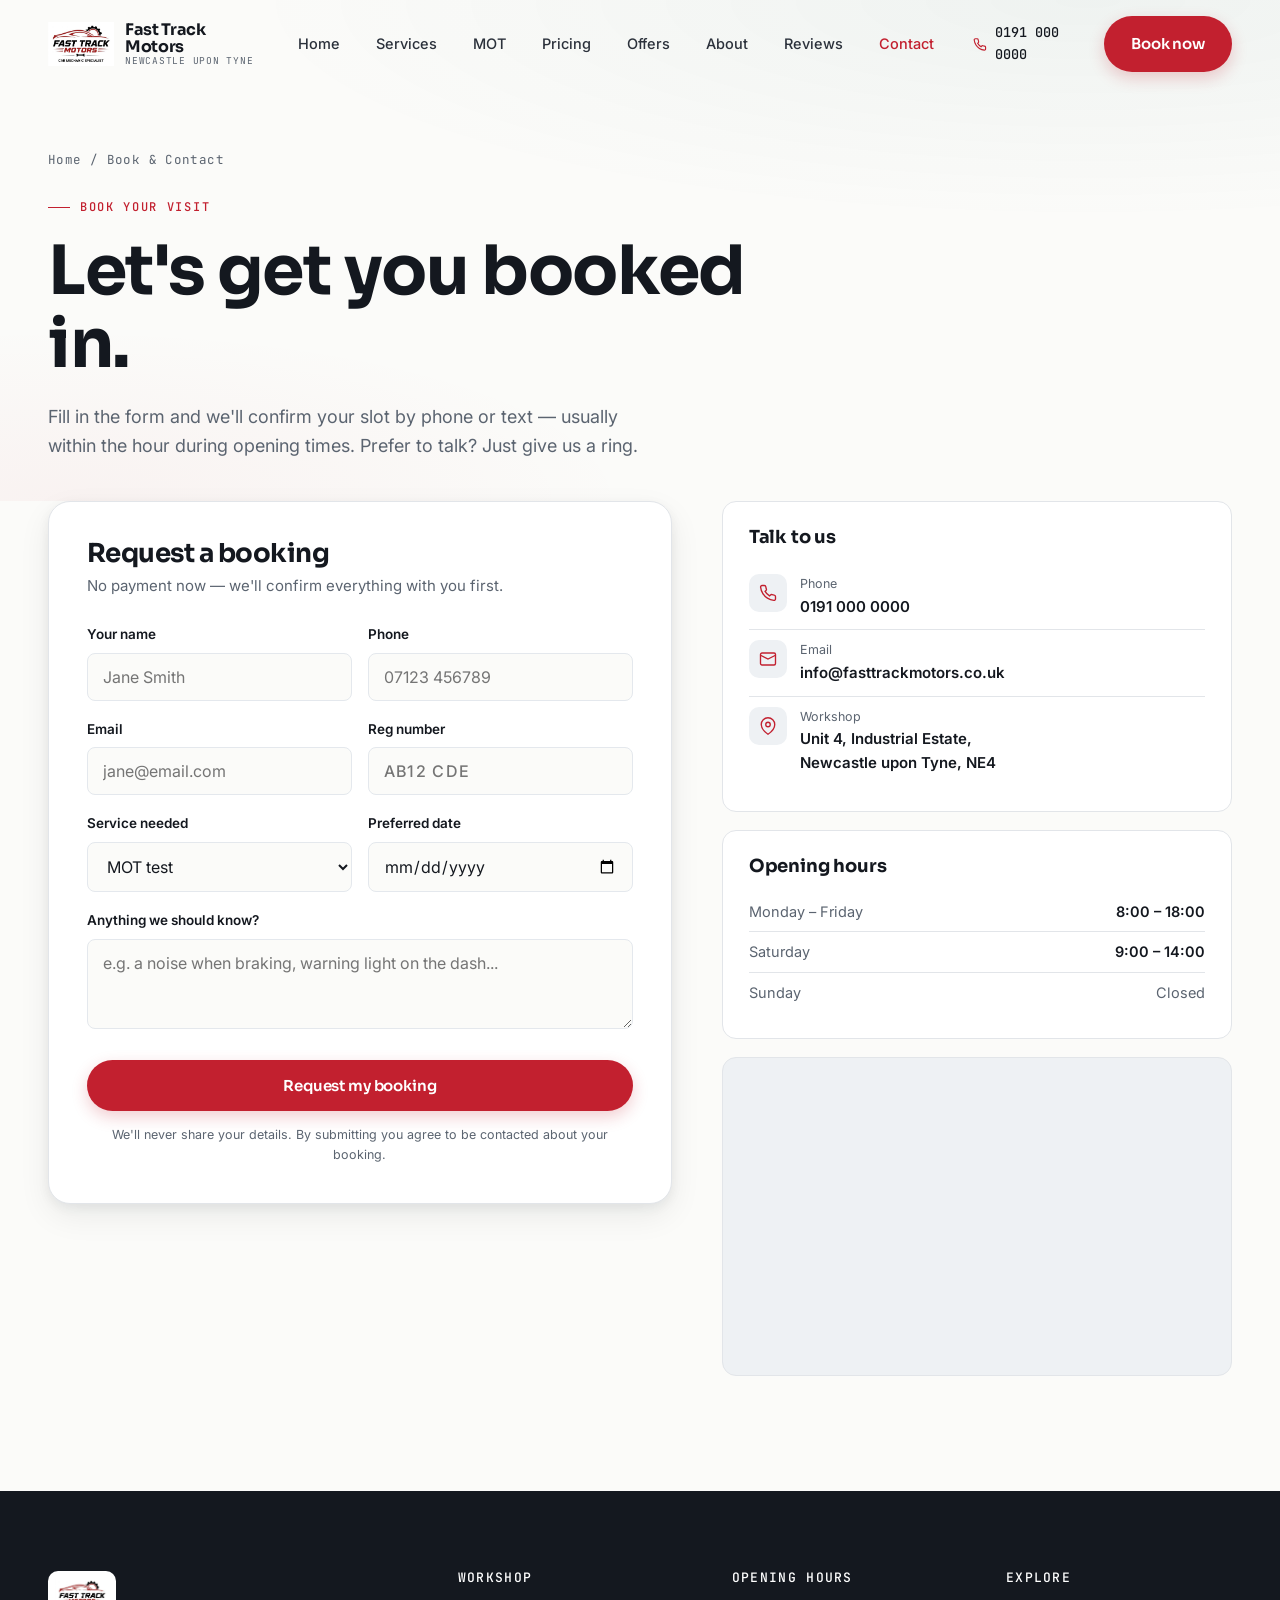
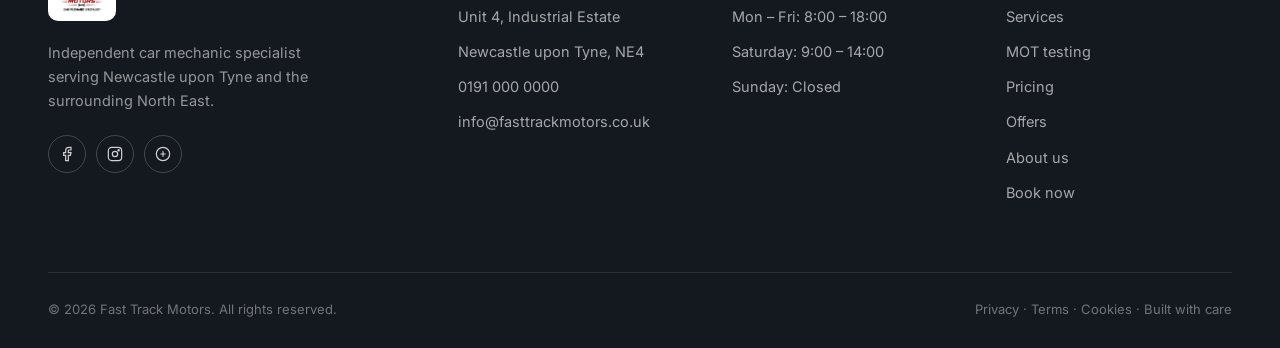
<file: contact.html>
<!DOCTYPE html>
<html lang="en">
<head>
<meta charset="UTF-8">
<meta name="viewport" content="width=device-width, initial-scale=1.0">
<title>Book Online | Fast Track Motors Newcastle</title>
<meta name="description" content="Book your MOT, service or repair at Fast Track Motors in Newcastle upon Tyne. Quick online booking, confirmed by phone — or call us directly.">
<link rel="canonical" href="https://fast-track-motors.vercel.app/contact.html">
<link rel="icon" href="/favicon.svg" type="image/svg+xml">
<link rel="icon" href="/favicon.ico" sizes="any">
<link rel="apple-touch-icon" href="/apple-touch-icon.png">
<meta name="theme-color" content="#14181F">

<meta property="og:type" content="website">
<meta property="og:site_name" content="Fast Track Motors">
<meta property="og:title" content="Book Online | Fast Track Motors Newcastle">
<meta property="og:description" content="Book your MOT, service or repair at Fast Track Motors in Newcastle upon Tyne. Quick online booking, confirmed by phone — or call us directly.">
<meta property="og:url" content="https://fast-track-motors.vercel.app/contact.html">
<meta property="og:image" content="https://fast-track-motors.vercel.app/images/hero-mechanic.jpg">
<meta property="og:locale" content="en_GB">
<meta name="twitter:card" content="summary_large_image">
<meta name="twitter:title" content="Book Online | Fast Track Motors Newcastle">
<meta name="twitter:description" content="Book your MOT, service or repair at Fast Track Motors in Newcastle upon Tyne. Quick online booking, confirmed by phone — or call us directly.">
<meta name="twitter:image" content="https://fast-track-motors.vercel.app/images/hero-mechanic.jpg">

<link rel="preconnect" href="https://fonts.googleapis.com">
<link rel="preconnect" href="https://fonts.gstatic.com" crossorigin>
<link href="https://fonts.googleapis.com/css2?family=Sora:wght@400;500;600;700;800&family=Inter:wght@400;500;600&family=JetBrains+Mono:wght@400;500&display=swap" rel="stylesheet">
<link rel="stylesheet" href="css/system.css">
<style>
/* page hero shared */
.page-hero{padding:150px 0 70px; position:relative; overflow:hidden;}
.page-hero::before{content:""; position:absolute; inset:0; background:radial-gradient(120% 80% at 85% 0%, rgba(14,90,87,0.05), transparent 55%), radial-gradient(90% 70% at 5% 100%, rgba(194,32,47,0.04), transparent 50%);}
.page-hero .wrap{position:relative; z-index:2;}
.page-hero .crumbs{font-family:var(--font-mono); font-size:12.5px; color:var(--slate); margin-bottom:20px; letter-spacing:0.03em;}
.page-hero .crumbs a:hover{color:var(--red);}
.page-hero h1{max-width:780px; margin-bottom:20px;}
.page-hero .sub{font-size:18px; max-width:600px; line-height:1.65;}

.contact-grid{display:grid; grid-template-columns:1.1fr 0.9fr; gap:50px; align-items:start;}
@media(max-width:900px){.contact-grid{grid-template-columns:1fr; gap:40px;}}
.book-card{background:var(--white); border:1px solid var(--line); border-radius:var(--r-lg); padding:38px; box-shadow:var(--shadow-md);}
.book-card h2{font-size:26px; margin-bottom:6px;}
.book-card .sub{font-size:15px; color:var(--slate); margin-bottom:26px;}
.fgroup{margin-bottom:18px;}
.fgroup label{display:block; font-size:13.5px; font-weight:600; color:var(--ink); margin-bottom:7px;}
.fgroup input,.fgroup select,.fgroup textarea{
  width:100%; padding:13px 15px; font-family:var(--font-body); font-size:16px; color:var(--ink);
  background:var(--canvas); border:1.5px solid var(--mist-2); border-radius:var(--r-sm); transition:border-color .2s, box-shadow .2s;
}
.fgroup input:focus,.fgroup select:focus,.fgroup textarea:focus{outline:none; border-color:var(--red); box-shadow:0 0 0 3px rgba(194,32,47,0.1);}
.fgroup textarea{resize:vertical; min-height:90px;}
.frow{display:grid; grid-template-columns:1fr 1fr; gap:16px;}
@media(max-width:520px){.frow{grid-template-columns:1fr;}}
.reg-input{text-transform:uppercase; font-family:var(--font-mono); font-weight:500; letter-spacing:0.08em;}
.book-card .btn{width:100%; margin-top:6px;}
.book-card .formnote{font-size:12.5px; color:var(--slate); text-align:center; margin-top:14px;}
.contact-aside .info-block{background:var(--white); border:1px solid var(--line); border-radius:var(--r-md); padding:26px; margin-bottom:18px;}
.info-block h3{font-size:18px; margin-bottom:16px;}
.info-line{display:flex; gap:13px; align-items:flex-start; padding:10px 0; border-top:1px solid var(--line);}
.info-line:first-of-type{border-top:none;}
.info-line .ic{width:38px; height:38px; border-radius:10px; background:var(--mist); display:flex; align-items:center; justify-content:center; flex-shrink:0;}
.info-line .ic svg{width:18px; height:18px; stroke:var(--red); fill:none;}
.info-line .lbl{font-size:12.5px; color:var(--slate);}
.info-line .val{font-size:15px; font-weight:600; color:var(--ink);}
.info-line a.val:hover{color:var(--red);}
.map-embed{border-radius:var(--r-md); overflow:hidden; border:1px solid var(--line); aspect-ratio:16/10; background:var(--mist); position:relative;}
.map-embed iframe{width:100%; height:100%; border:0;}
.hours-line{display:flex; justify-content:space-between; padding:8px 0; font-size:14.5px; border-top:1px solid var(--line);}
.hours-line:first-of-type{border-top:none;}
.hours-line span:first-child{color:var(--slate);}
.hours-line span:last-child{font-weight:600; color:var(--ink);}
.hours-line.closed span:last-child{color:var(--slate); font-weight:400;}

</style>
</head>
<body>
<header class="site-header">
  <div class="wrap">
    <nav>
      <a href="index.html" class="brand">
        <img src="logo.jpg" alt="Fast Track Motors">
        <span class="brand-txt"><strong>Fast Track Motors</strong><span>Newcastle upon Tyne</span></span>
      </a>
      <div class="nav-menu"><a href="index.html">Home</a><a href="services.html">Services</a><a href="mot.html">MOT</a><a href="pricing.html">Pricing</a><a href="offers.html">Offers</a><a href="about.html">About</a><a href="reviews.html">Reviews</a><a href="contact.html" class="active">Contact</a></div>
      <div class="nav-right">
        <a href="tel:01910000000" class="nav-phone">
          <svg viewBox="0 0 24 24" stroke-width="2"><path d="M22 16.92v3a2 2 0 0 1-2.18 2 19.79 19.79 0 0 1-8.63-3.07 19.5 19.5 0 0 1-6-6 19.79 19.79 0 0 1-3.07-8.67A2 2 0 0 1 4.11 2h3a2 2 0 0 1 2 1.72c.13.96.36 1.9.7 2.81a2 2 0 0 1-.45 2.11L8.09 9.91a16 16 0 0 0 6 6l1.27-1.27a2 2 0 0 1 2.11-.45c.91.34 1.85.57 2.81.7A2 2 0 0 1 22 16.92z"/></svg>
          0191 000 0000
        </a>
        <a href="contact.html" class="btn btn-primary">Book now</a>
        <button class="burger" aria-label="Menu"><span></span><span></span><span></span></button>
      </div>
    </nav>
  </div>
</header>
<section class="page-hero" style="padding-bottom:40px;">
  <div class="wrap">
    <div class="crumbs" data-reveal><a href="index.html">Home</a> / Book &amp; Contact</div>
    <span class="eyebrow" data-reveal>Book your visit</span>
    <h1 data-reveal data-reveal-delay="1">Let's get you booked in.</h1>
    <p class="sub" data-reveal data-reveal-delay="2">Fill in the form and we'll confirm your slot by phone or text — usually within the hour during opening times. Prefer to talk? Just give us a ring.</p>
  </div>
</section>
<section style="padding-top:0;">
  <div class="wrap">
    <div class="contact-grid">
      <div class="book-card" data-reveal>
        <h2>Request a booking</h2>
        <p class="sub">No payment now — we'll confirm everything with you first.</p>
        <form id="bookForm" onsubmit="return false;">
          <div class="frow">
            <div class="fgroup"><label>Your name</label><input type="text" name="name" placeholder="Jane Smith" required></div>
            <div class="fgroup"><label>Phone</label><input type="tel" name="phone" placeholder="07123 456789" required></div>
          </div>
          <div class="frow">
            <div class="fgroup"><label>Email</label><input type="email" name="email" placeholder="jane@email.com"></div>
            <div class="fgroup"><label>Reg number</label><input type="text" name="reg" class="reg-input" placeholder="AB12 CDE" maxlength="8"></div>
          </div>
          <div class="frow">
            <div class="fgroup"><label>Service needed</label>
              <select name="service">
                <option>MOT test</option><option>MOT + Full service</option><option>Interim service</option>
                <option>Full service</option><option>Diagnostics</option><option>Brakes / clutch</option>
                <option>Tyres / alignment</option><option>Air con re-gas</option><option>Something else</option>
              </select>
            </div>
            <div class="fgroup"><label>Preferred date</label><input type="date" name="date"></div>
          </div>
          <div class="fgroup"><label>Anything we should know?</label><textarea name="notes" placeholder="e.g. a noise when braking, warning light on the dash..."></textarea></div>
          <button type="submit" class="btn btn-primary">Request my booking</button>
          <p class="formnote" id="formMsg">We'll never share your details. By submitting you agree to be contacted about your booking.</p>
        </form>
      </div>
      <div class="contact-aside">
        <div class="info-block" data-reveal data-reveal-delay="1">
          <h3>Talk to us</h3>
          <div class="info-line"><div class="ic"><svg viewBox="0 0 24 24" stroke-width="1.8"><path d="M22 16.92v3a2 2 0 0 1-2.18 2 19.79 19.79 0 0 1-8.63-3.07 19.5 19.5 0 0 1-6-6 19.79 19.79 0 0 1-3.07-8.67A2 2 0 0 1 4.11 2h3a2 2 0 0 1 2 1.72c.13.96.36 1.9.7 2.81a2 2 0 0 1-.45 2.11L8.09 9.91a16 16 0 0 0 6 6l1.27-1.27a2 2 0 0 1 2.11-.45c.91.34 1.85.57 2.81.7A2 2 0 0 1 22 16.92z"/></svg></div><div><div class="lbl">Phone</div><a href="tel:01910000000" class="val">0191 000 0000</a></div></div>
          <div class="info-line"><div class="ic"><svg viewBox="0 0 24 24" stroke-width="1.8"><rect x="2" y="4" width="20" height="16" rx="2"/><path d="m22 7-10 5L2 7"/></svg></div><div><div class="lbl">Email</div><a href="mailto:info@fasttrackmotors.co.uk" class="val">info@fasttrackmotors.co.uk</a></div></div>
          <div class="info-line"><div class="ic"><svg viewBox="0 0 24 24" stroke-width="1.8"><path d="M21 10c0 7-9 13-9 13s-9-6-9-13a9 9 0 0 1 18 0z"/><circle cx="12" cy="10" r="3"/></svg></div><div><div class="lbl">Workshop</div><div class="val">Unit 4, Industrial Estate,<br>Newcastle upon Tyne, NE4</div></div></div>
        </div>
        <div class="info-block" data-reveal data-reveal-delay="2">
          <h3>Opening hours</h3>
          <div class="hours-line"><span>Monday – Friday</span><span>8:00 – 18:00</span></div>
          <div class="hours-line"><span>Saturday</span><span>9:00 – 14:00</span></div>
          <div class="hours-line closed"><span>Sunday</span><span>Closed</span></div>
        </div>
        <div class="map-embed" data-reveal data-reveal-delay="3">
          <iframe src="https://www.openstreetmap.org/export/embed.html?bbox=-1.65%2C54.96%2C-1.58%2C54.99&layer=mapnik&marker=54.975%2C-1.615" title="Workshop location" loading="lazy"></iframe>
        </div>
      </div>
    </div>
  </div>
</section>
<footer class="site-footer">
  <div class="wrap">
    <div class="footer-top">
      <div class="footer-brand">
        <img src="logo.jpg" alt="Fast Track Motors">
        <p>Independent car mechanic specialist serving Newcastle upon Tyne and the surrounding North East.</p>
        <div class="footer-social">
          <a href="#" aria-label="Facebook"><svg viewBox="0 0 24 24" stroke-width="1.8"><path d="M18 2h-3a5 5 0 0 0-5 5v3H7v4h3v8h4v-8h3l1-4h-4V7a1 1 0 0 1 1-1h3z"/></svg></a>
          <a href="#" aria-label="Instagram"><svg viewBox="0 0 24 24" stroke-width="1.8"><rect x="2" y="2" width="20" height="20" rx="5"/><circle cx="12" cy="12" r="4"/><circle cx="17.5" cy="6.5" r="1"/></svg></a>
          <a href="#" aria-label="Google"><svg viewBox="0 0 24 24" stroke-width="1.8"><circle cx="12" cy="12" r="10"/><path d="M8 12h8M12 8v8"/></svg></a>
        </div>
      </div>
      <div><h4>Workshop</h4><ul>
        <li>Unit 4, Industrial Estate</li><li>Newcastle upon Tyne, NE4</li>
        <li><a href="tel:01910000000">0191 000 0000</a></li>
        <li><a href="mailto:info@fasttrackmotors.co.uk">info@fasttrackmotors.co.uk</a></li>
      </ul></div>
      <div><h4>Opening hours</h4><ul>
        <li>Mon – Fri: 8:00 – 18:00</li><li>Saturday: 9:00 – 14:00</li><li>Sunday: Closed</li>
      </ul></div>
      <div><h4>Explore</h4><ul>
        <li><a href="services.html">Services</a></li><li><a href="mot.html">MOT testing</a></li>
        <li><a href="pricing.html">Pricing</a></li><li><a href="offers.html">Offers</a></li><li><a href="about.html">About us</a></li>
        <li><a href="contact.html">Book now</a></li>
      </ul></div>
    </div>
    <div class="footer-bottom">
      <span>© 2026 Fast Track Motors. All rights reserved.</span>
      <span>Privacy · Terms · Cookies · Built with care</span>
    </div>
  </div>
</footer>
<div class="mobile-bar">
  <a href="tel:01910000000" class="call">Call now</a>
  <a href="contact.html" class="book">Book online</a>
</div>
<script src="js/main.js"></script>
<script>
  var f=document.getElementById('bookForm'), m=document.getElementById('formMsg');
  f && f.addEventListener('submit', function(){
    m.textContent = "Thanks! This is a demo form — connect it to Web3Forms or your booking system to receive real enquiries.";
    m.style.color = "var(--teal)";
    f.querySelector('button').textContent = "Request sent ✓";
  });
</script>
</body>
</html>
</file>
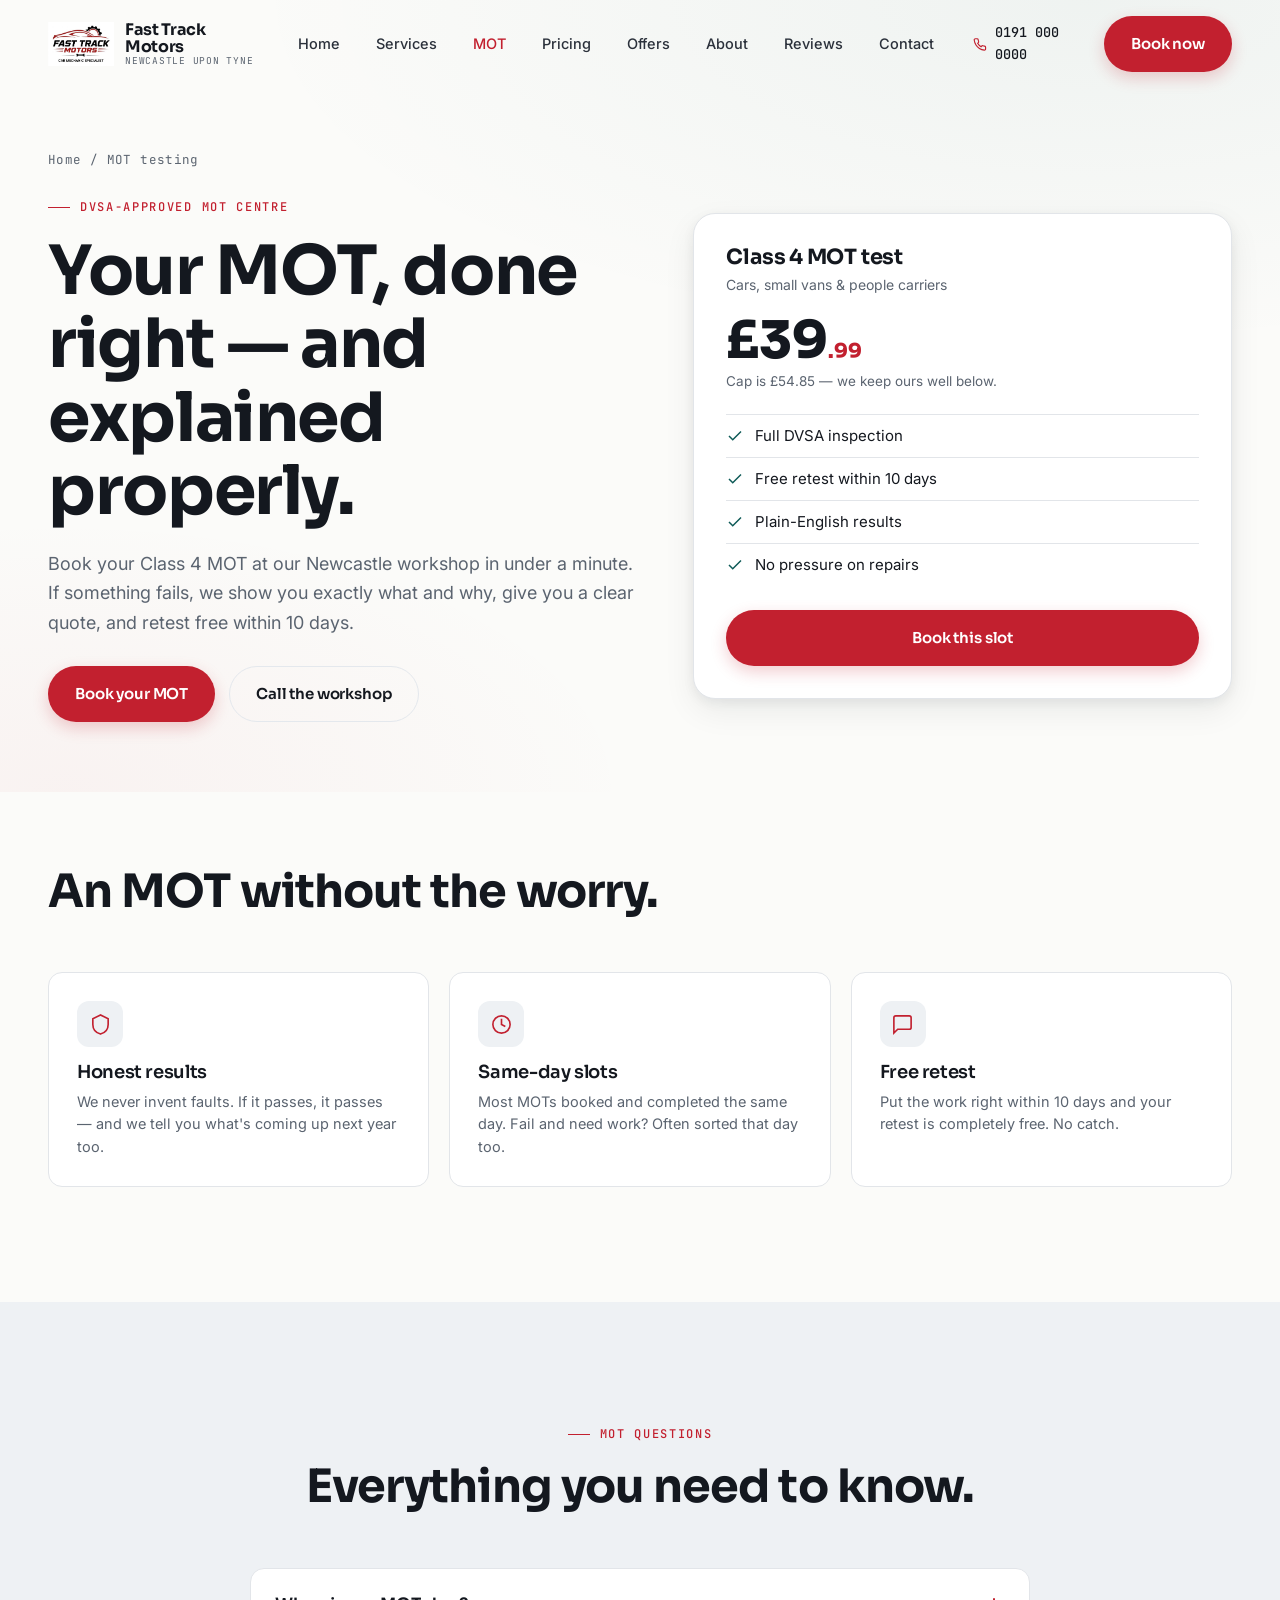
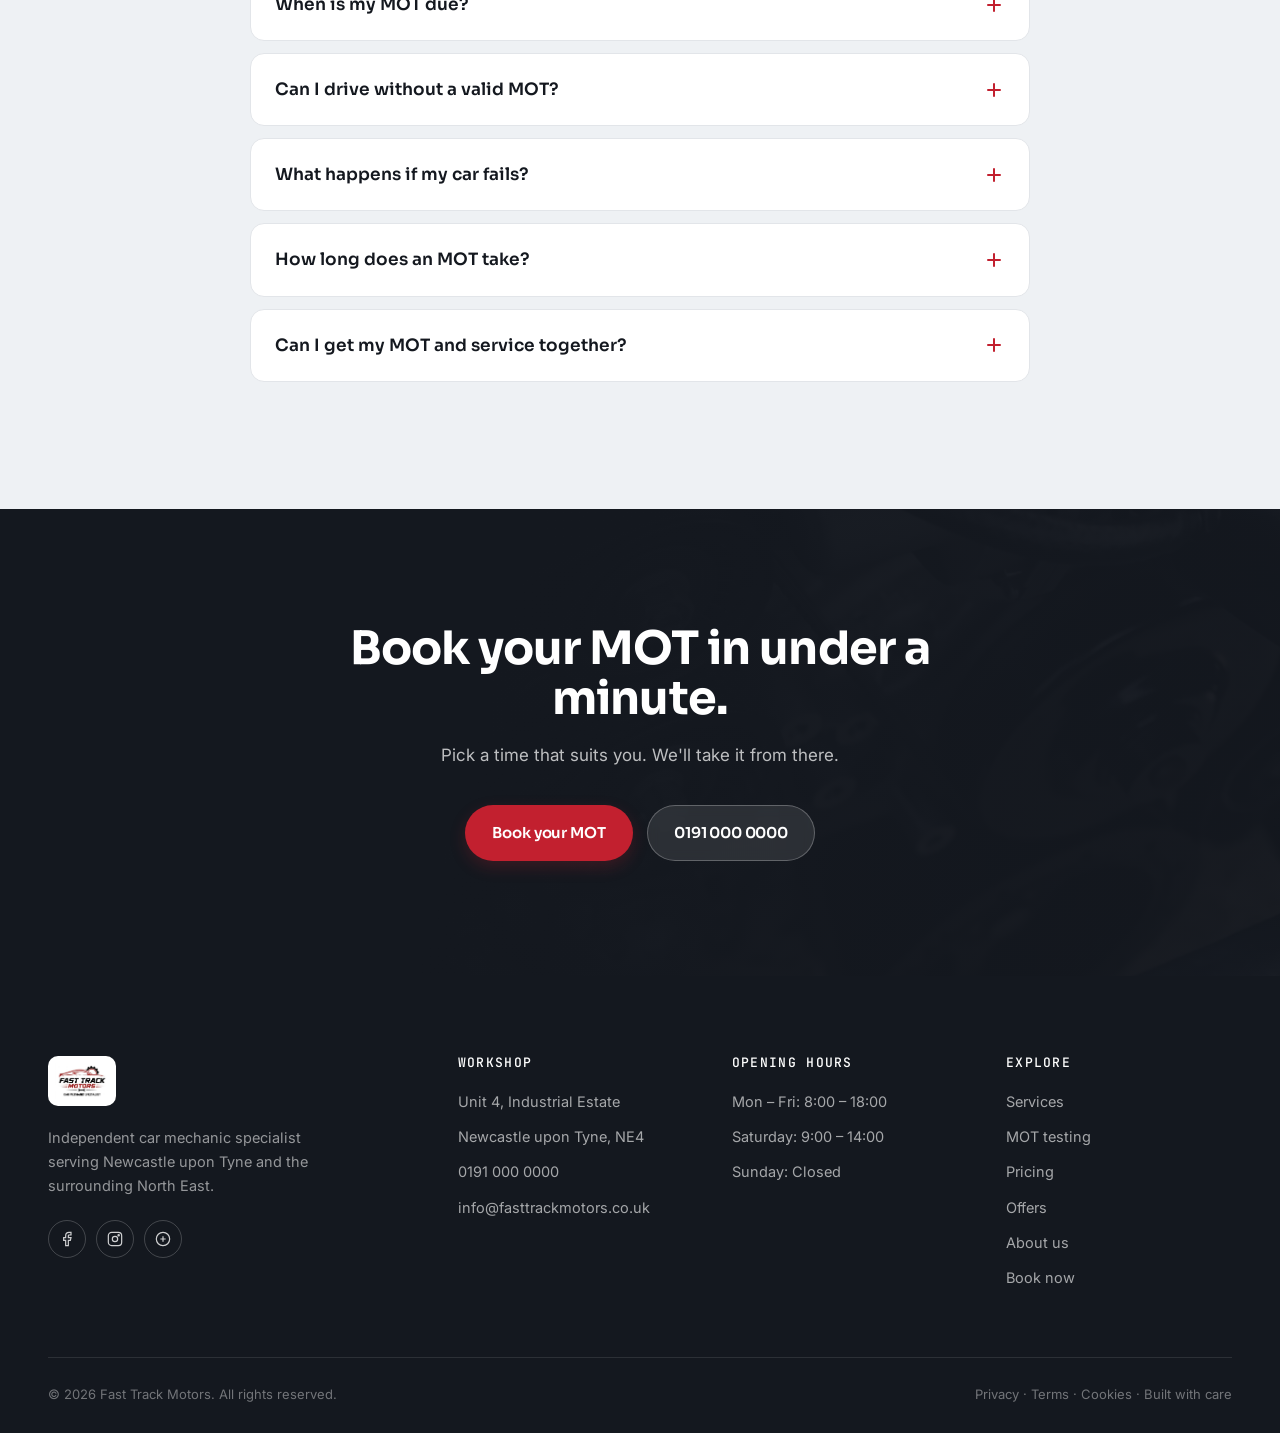
<file: mot.html>
<!DOCTYPE html>
<html lang="en">
<head>
<meta charset="UTF-8">
<meta name="viewport" content="width=device-width, initial-scale=1.0">
<title>MOT Testing Newcastle £39.99 | Fast Track Motors</title>
<meta name="description" content="DVSA-approved Class 4 MOT testing in Newcastle upon Tyne from £39.99. Same-day slots, free retest within 10 days, honest results.">
<link rel="canonical" href="https://fast-track-motors.vercel.app/mot.html">
<link rel="icon" href="/favicon.svg" type="image/svg+xml">
<link rel="icon" href="/favicon.ico" sizes="any">
<link rel="apple-touch-icon" href="/apple-touch-icon.png">
<meta name="theme-color" content="#14181F">

<meta property="og:type" content="website">
<meta property="og:site_name" content="Fast Track Motors">
<meta property="og:title" content="MOT Testing Newcastle £39.99 | Fast Track Motors">
<meta property="og:description" content="DVSA-approved Class 4 MOT testing in Newcastle upon Tyne from £39.99. Same-day slots, free retest within 10 days, honest results.">
<meta property="og:url" content="https://fast-track-motors.vercel.app/mot.html">
<meta property="og:image" content="https://fast-track-motors.vercel.app/images/hero-mechanic.jpg">
<meta property="og:locale" content="en_GB">
<meta name="twitter:card" content="summary_large_image">
<meta name="twitter:title" content="MOT Testing Newcastle £39.99 | Fast Track Motors">
<meta name="twitter:description" content="DVSA-approved Class 4 MOT testing in Newcastle upon Tyne from £39.99. Same-day slots, free retest within 10 days, honest results.">
<meta name="twitter:image" content="https://fast-track-motors.vercel.app/images/hero-mechanic.jpg">

<link rel="preconnect" href="https://fonts.googleapis.com">
<link rel="preconnect" href="https://fonts.gstatic.com" crossorigin>
<link href="https://fonts.googleapis.com/css2?family=Sora:wght@400;500;600;700;800&family=Inter:wght@400;500;600&family=JetBrains+Mono:wght@400;500&display=swap" rel="stylesheet">
<link rel="stylesheet" href="css/system.css">
<style>
/* page hero shared */
.page-hero{padding:150px 0 70px; position:relative; overflow:hidden;}
.page-hero::before{content:""; position:absolute; inset:0; background:radial-gradient(120% 80% at 85% 0%, rgba(14,90,87,0.05), transparent 55%), radial-gradient(90% 70% at 5% 100%, rgba(194,32,47,0.04), transparent 50%);}
.page-hero .wrap{position:relative; z-index:2;}
.page-hero .crumbs{font-family:var(--font-mono); font-size:12.5px; color:var(--slate); margin-bottom:20px; letter-spacing:0.03em;}
.page-hero .crumbs a:hover{color:var(--red);}
.page-hero h1{max-width:780px; margin-bottom:20px;}
.page-hero .sub{font-size:18px; max-width:600px; line-height:1.65;}

.cta{position:relative; overflow:hidden; background:var(--ink);}
.cta-bgimg{position:absolute; inset:0; opacity:0.16;}
.cta-bgimg img{width:100%; height:100%; object-fit:cover;}
.cta::after{content:""; position:absolute; inset:0; background:linear-gradient(105deg, var(--ink) 38%, rgba(20,24,31,0.72) 100%);}
.cta .wrap{position:relative; z-index:2; text-align:center; max-width:720px;}
.cta h2{color:#fff; margin-bottom:18px;}
.cta p{color:rgba(255,255,255,0.72); font-size:17px; margin-bottom:36px; max-width:520px; margin-left:auto; margin-right:auto;}
.cta-actions{display:flex; gap:14px; justify-content:center; flex-wrap:wrap;}

.mot-hero-grid{display:grid; grid-template-columns:1.05fr 0.95fr; gap:50px; align-items:center;}
.mot-check{background:var(--white); border:1px solid var(--line); border-radius:var(--r-lg); padding:32px; box-shadow:var(--shadow-md);}
.mot-check h3{font-size:21px; margin-bottom:6px;}
.mot-check .price-big{font-family:var(--font-display); font-weight:800; font-size:52px; color:var(--ink); line-height:1; margin:18px 0 4px;}
.mot-check .price-big span{font-size:20px; color:var(--red);}
.mot-check .price-note{font-size:13.5px; color:var(--slate); margin-bottom:22px;}
.mot-check ul{list-style:none; margin-bottom:24px;}
.mot-check li{display:flex; gap:11px; padding:9px 0; font-size:15px; border-top:1px solid var(--line); align-items:center;}
.mot-check li svg{width:18px; height:18px; stroke:var(--teal); fill:none; flex-shrink:0;}
.mot-check .btn{width:100%;}
@media(max-width:860px){.mot-hero-grid{grid-template-columns:1fr; gap:36px;}}
.info-grid{display:grid; grid-template-columns:repeat(3,1fr); gap:20px; margin-top:10px;}
.info-card{background:var(--white); border:1px solid var(--line); border-radius:var(--r-md); padding:28px;}
.info-card .ic{width:46px; height:46px; border-radius:12px; background:var(--mist); display:flex; align-items:center; justify-content:center; margin-bottom:16px;}
.info-card .ic svg{width:23px; height:23px; stroke:var(--red); fill:none;}
.info-card h4{font-family:var(--font-display); font-weight:600; font-size:18px; margin-bottom:8px;}
.info-card p{font-size:14.5px; line-height:1.55;}
@media(max-width:760px){.info-grid{grid-template-columns:1fr;}}
.faq-wrap{max-width:780px; margin:0 auto;}
.faq{background:var(--white); border:1px solid var(--line); border-radius:var(--r-md); margin-bottom:12px; overflow:hidden;}
.faq-q{display:flex; justify-content:space-between; align-items:center; gap:16px; padding:22px 24px; cursor:pointer; font-family:var(--font-display); font-weight:600; font-size:17px; color:var(--ink);}
.faq-q .pl{width:22px; height:22px; flex-shrink:0; position:relative; transition:transform .3s;}
.faq-q .pl::before,.faq-q .pl::after{content:""; position:absolute; background:var(--red); border-radius:2px; top:50%; left:50%; transform:translate(-50%,-50%);}
.faq-q .pl::before{width:14px; height:2px;}
.faq-q .pl::after{width:2px; height:14px; transition:transform .3s;}
.faq.open .pl::after{transform:translate(-50%,-50%) scaleY(0);}
.faq-a{max-height:0; overflow:hidden; transition:max-height .35s var(--ease);}
.faq-a p{padding:0 24px 22px; font-size:15px; line-height:1.65;}

</style>
</head>
<body>
<header class="site-header">
  <div class="wrap">
    <nav>
      <a href="index.html" class="brand">
        <img src="logo.jpg" alt="Fast Track Motors">
        <span class="brand-txt"><strong>Fast Track Motors</strong><span>Newcastle upon Tyne</span></span>
      </a>
      <div class="nav-menu"><a href="index.html">Home</a><a href="services.html">Services</a><a href="mot.html" class="active">MOT</a><a href="pricing.html">Pricing</a><a href="offers.html">Offers</a><a href="about.html">About</a><a href="reviews.html">Reviews</a><a href="contact.html">Contact</a></div>
      <div class="nav-right">
        <a href="tel:01910000000" class="nav-phone">
          <svg viewBox="0 0 24 24" stroke-width="2"><path d="M22 16.92v3a2 2 0 0 1-2.18 2 19.79 19.79 0 0 1-8.63-3.07 19.5 19.5 0 0 1-6-6 19.79 19.79 0 0 1-3.07-8.67A2 2 0 0 1 4.11 2h3a2 2 0 0 1 2 1.72c.13.96.36 1.9.7 2.81a2 2 0 0 1-.45 2.11L8.09 9.91a16 16 0 0 0 6 6l1.27-1.27a2 2 0 0 1 2.11-.45c.91.34 1.85.57 2.81.7A2 2 0 0 1 22 16.92z"/></svg>
          0191 000 0000
        </a>
        <a href="contact.html" class="btn btn-primary">Book now</a>
        <button class="burger" aria-label="Menu"><span></span><span></span><span></span></button>
      </div>
    </nav>
  </div>
</header>
<section class="page-hero">
  <div class="wrap">
    <div class="crumbs" data-reveal><a href="index.html">Home</a> / MOT testing</div>
    <div class="mot-hero-grid">
      <div>
        <span class="eyebrow" data-reveal>DVSA-approved MOT centre</span>
        <h1 data-reveal data-reveal-delay="1">Your MOT, done right — and explained properly.</h1>
        <p class="sub" data-reveal data-reveal-delay="2">Book your Class 4 MOT at our Newcastle workshop in under a minute. If something fails, we show you exactly what and why, give you a clear quote, and retest free within 10 days.</p>
        <div style="margin-top:28px; display:flex; gap:14px; flex-wrap:wrap;" data-reveal data-reveal-delay="3">
          <a href="contact.html" class="btn btn-primary">Book your MOT</a>
          <a href="tel:01910000000" class="btn btn-outline">Call the workshop</a>
        </div>
      </div>
      <div class="mot-check" data-reveal data-reveal-delay="2">
        <h3>Class 4 MOT test</h3>
        <p style="font-size:14px;">Cars, small vans &amp; people carriers</p>
        <div class="price-big">£39<span>.99</span></div>
        <div class="price-note">Cap is £54.85 — we keep ours well below.</div>
        <ul>
          <li><svg viewBox="0 0 24 24" stroke-width="2"><path d="M20 6L9 17l-5-5"/></svg>Full DVSA inspection</li>
          <li><svg viewBox="0 0 24 24" stroke-width="2"><path d="M20 6L9 17l-5-5"/></svg>Free retest within 10 days</li>
          <li><svg viewBox="0 0 24 24" stroke-width="2"><path d="M20 6L9 17l-5-5"/></svg>Plain-English results</li>
          <li><svg viewBox="0 0 24 24" stroke-width="2"><path d="M20 6L9 17l-5-5"/></svg>No pressure on repairs</li>
        </ul>
        <a href="contact.html" class="btn btn-primary">Book this slot</a>
      </div>
    </div>
  </div>
</section>
<section style="padding-top:30px;">
  <div class="wrap">
    <div class="section-head"><span class="eyebrow" data-reveal>Why book with us</span><h2 data-reveal data-reveal-delay="1">An MOT without the worry.</h2></div>
    <div class="info-grid">
      <div class="info-card" data-reveal><div class="ic"><svg viewBox="0 0 24 24" stroke-width="1.7"><path d="M12 2L4 6v6c0 5 3.5 8.7 8 10 4.5-1.3 8-5 8-10V6z"/></svg></div><h4>Honest results</h4><p>We never invent faults. If it passes, it passes — and we tell you what's coming up next year too.</p></div>
      <div class="info-card" data-reveal data-reveal-delay="1"><div class="ic"><svg viewBox="0 0 24 24" stroke-width="1.7"><path d="M12 6v6l4 2"/><circle cx="12" cy="12" r="9"/></svg></div><h4>Same-day slots</h4><p>Most MOTs booked and completed the same day. Fail and need work? Often sorted that day too.</p></div>
      <div class="info-card" data-reveal data-reveal-delay="2"><div class="ic"><svg viewBox="0 0 24 24" stroke-width="1.7"><path d="M21 15a2 2 0 0 1-2 2H7l-4 4V5a2 2 0 0 1 2-2h14a2 2 0 0 1 2 2z"/></svg></div><h4>Free retest</h4><p>Put the work right within 10 days and your retest is completely free. No catch.</p></div>
    </div>
  </div>
</section>
<section class="reviews" style="background:var(--mist);">
  <div class="wrap">
    <div class="section-head center"><span class="eyebrow" data-reveal>MOT questions</span><h2 data-reveal data-reveal-delay="1">Everything you need to know.</h2></div>
    <div class="faq-wrap">
      <div class="faq" data-faq data-reveal><div class="faq-q">When is my MOT due?<span class="pl"></span></div><div class="faq-a"><p>Your MOT is due every year, on the anniversary of your last test (or three years after a new car's registration). You can check the exact date free on the GOV.UK website using your registration — or just call us and we'll look it up for you.</p></div></div>
      <div class="faq" data-faq data-reveal><div class="faq-q">Can I drive without a valid MOT?<span class="pl"></span></div><div class="faq-a"><p>Only to a pre-booked MOT appointment. Driving without a valid MOT otherwise can mean a fine of up to £1,000 and invalidated insurance. If yours is due, book in early to be safe.</p></div></div>
      <div class="faq" data-faq data-reveal><div class="faq-q">What happens if my car fails?<span class="pl"></span></div><div class="faq-a"><p>We'll explain exactly what failed and why, and give you a clear, no-pressure quote to put it right. Get the work done with us within 10 days and the retest is free.</p></div></div>
      <div class="faq" data-faq data-reveal><div class="faq-q">How long does an MOT take?<span class="pl"></span></div><div class="faq-a"><p>The test itself takes around 45–60 minutes. You're welcome to wait in our reception, or drop the car off and we'll call you the moment it's ready.</p></div></div>
      <div class="faq" data-faq data-reveal><div class="faq-q">Can I get my MOT and service together?<span class="pl"></span></div><div class="faq-a"><p>Absolutely — and it's the smart way to do it. Booking both together saves you a trip and often money. Just choose "MOT + Service" when you book online.</p></div></div>
    </div>
  </div>
</section>
<section class="cta">
  <div class="cta-bgimg"><picture><source srcset="images/cta-bg.webp" type="image/webp"><img src="images/cta-bg.jpg" alt="" loading="lazy" decoding="async"></picture></div>
  <div class="wrap">
    <h2 data-reveal>Book your MOT in under a minute.</h2>
    <p data-reveal data-reveal-delay="1">Pick a time that suits you. We'll take it from there.</p>
    <div class="cta-actions" data-reveal data-reveal-delay="2"><a href="contact.html" class="btn btn-primary">Book your MOT</a><a href="tel:01910000000" class="btn btn-ghost-light">0191 000 0000</a></div>
  </div>
</section>
<footer class="site-footer">
  <div class="wrap">
    <div class="footer-top">
      <div class="footer-brand">
        <img src="logo.jpg" alt="Fast Track Motors">
        <p>Independent car mechanic specialist serving Newcastle upon Tyne and the surrounding North East.</p>
        <div class="footer-social">
          <a href="#" aria-label="Facebook"><svg viewBox="0 0 24 24" stroke-width="1.8"><path d="M18 2h-3a5 5 0 0 0-5 5v3H7v4h3v8h4v-8h3l1-4h-4V7a1 1 0 0 1 1-1h3z"/></svg></a>
          <a href="#" aria-label="Instagram"><svg viewBox="0 0 24 24" stroke-width="1.8"><rect x="2" y="2" width="20" height="20" rx="5"/><circle cx="12" cy="12" r="4"/><circle cx="17.5" cy="6.5" r="1"/></svg></a>
          <a href="#" aria-label="Google"><svg viewBox="0 0 24 24" stroke-width="1.8"><circle cx="12" cy="12" r="10"/><path d="M8 12h8M12 8v8"/></svg></a>
        </div>
      </div>
      <div><h4>Workshop</h4><ul>
        <li>Unit 4, Industrial Estate</li><li>Newcastle upon Tyne, NE4</li>
        <li><a href="tel:01910000000">0191 000 0000</a></li>
        <li><a href="mailto:info@fasttrackmotors.co.uk">info@fasttrackmotors.co.uk</a></li>
      </ul></div>
      <div><h4>Opening hours</h4><ul>
        <li>Mon – Fri: 8:00 – 18:00</li><li>Saturday: 9:00 – 14:00</li><li>Sunday: Closed</li>
      </ul></div>
      <div><h4>Explore</h4><ul>
        <li><a href="services.html">Services</a></li><li><a href="mot.html">MOT testing</a></li>
        <li><a href="pricing.html">Pricing</a></li><li><a href="offers.html">Offers</a></li><li><a href="about.html">About us</a></li>
        <li><a href="contact.html">Book now</a></li>
      </ul></div>
    </div>
    <div class="footer-bottom">
      <span>© 2026 Fast Track Motors. All rights reserved.</span>
      <span>Privacy · Terms · Cookies · Built with care</span>
    </div>
  </div>
</footer>
<div class="mobile-bar">
  <a href="tel:01910000000" class="call">Call now</a>
  <a href="contact.html" class="book">Book online</a>
</div>
<script src="js/main.js"></script>

</body>
</html>
</file>
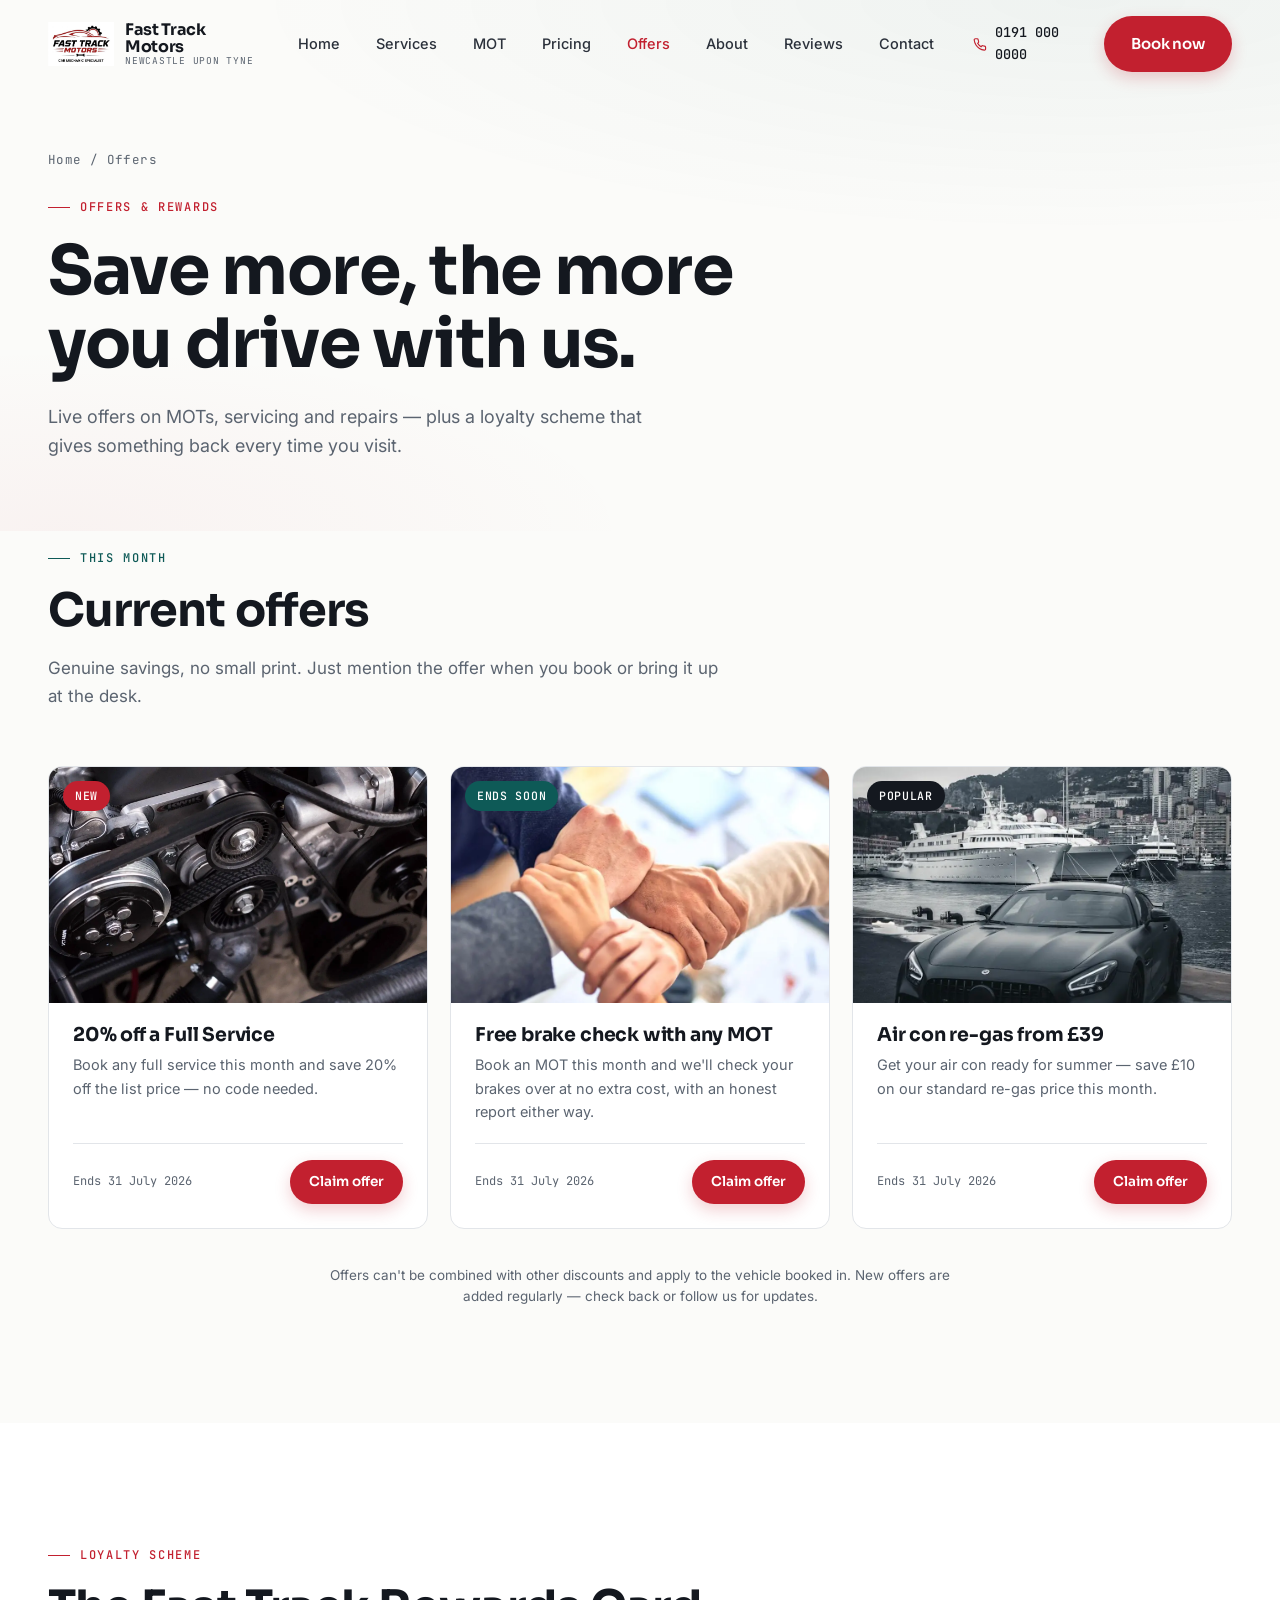
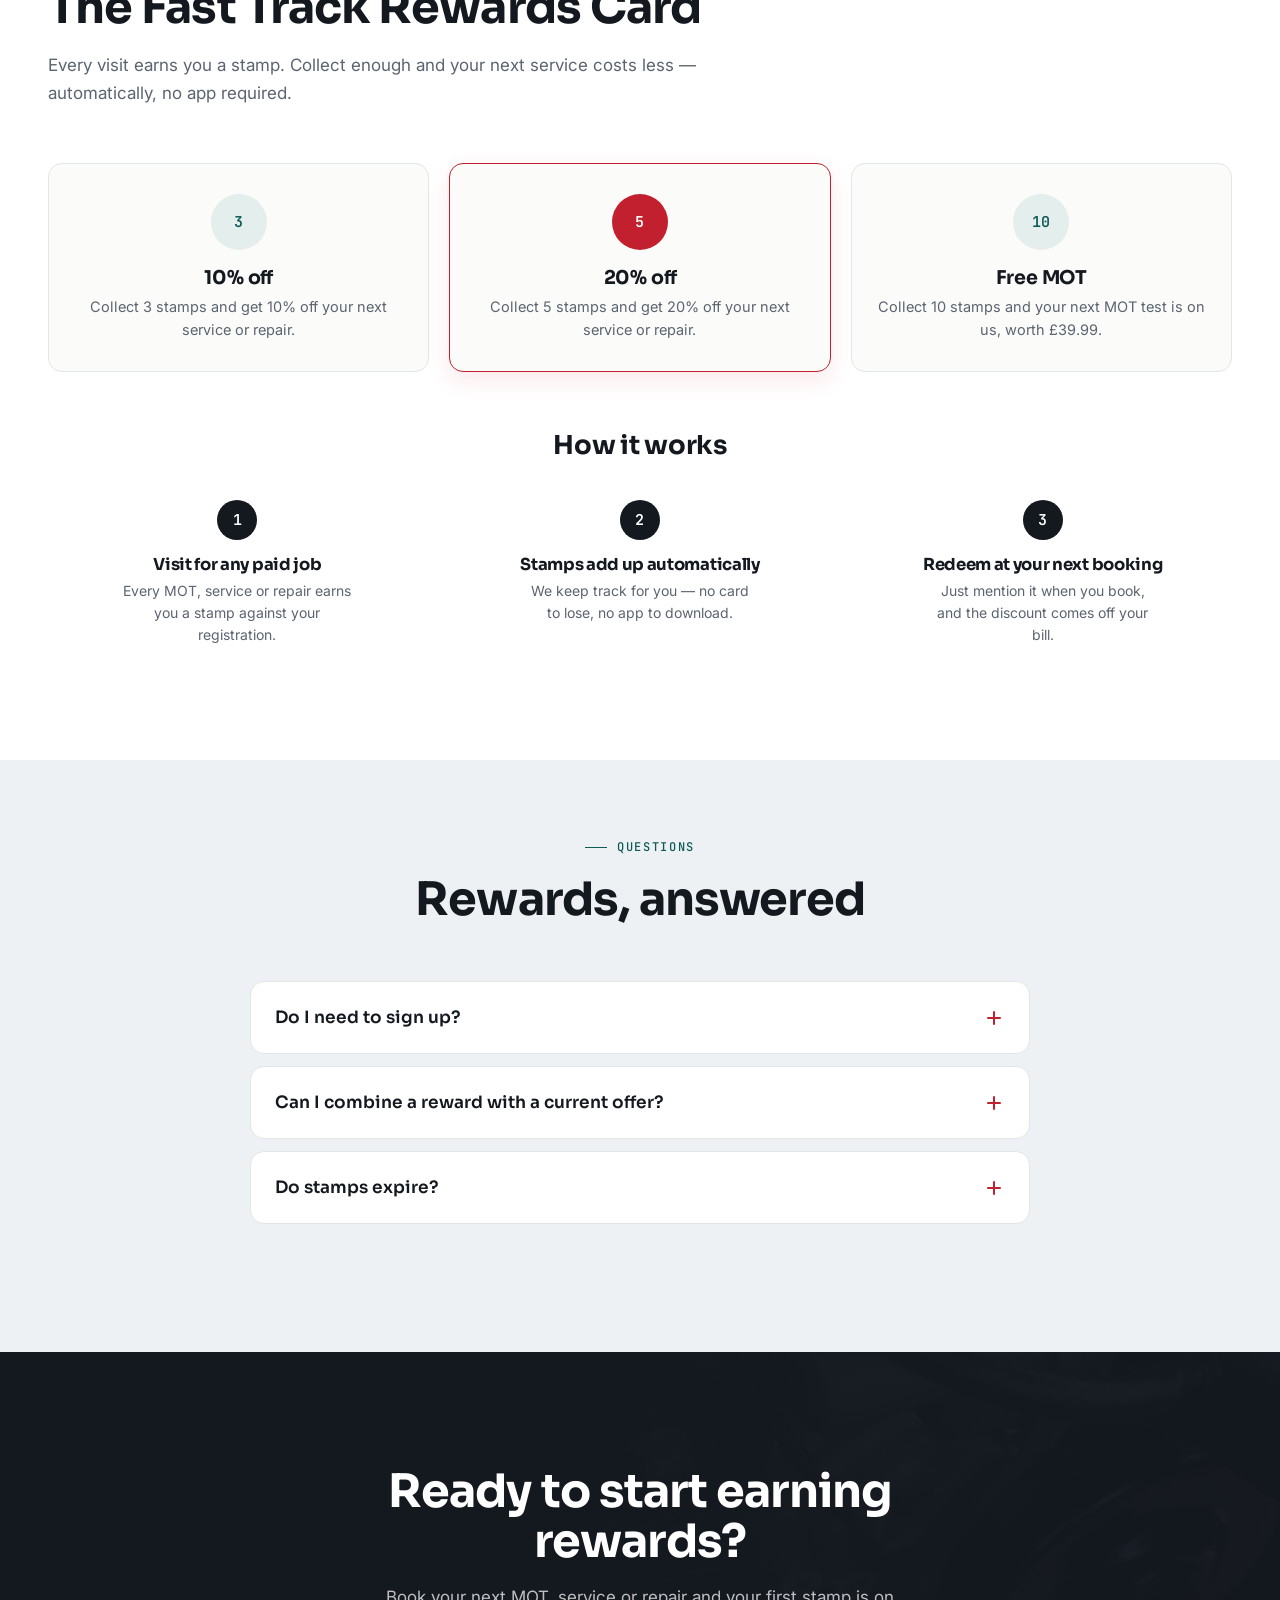
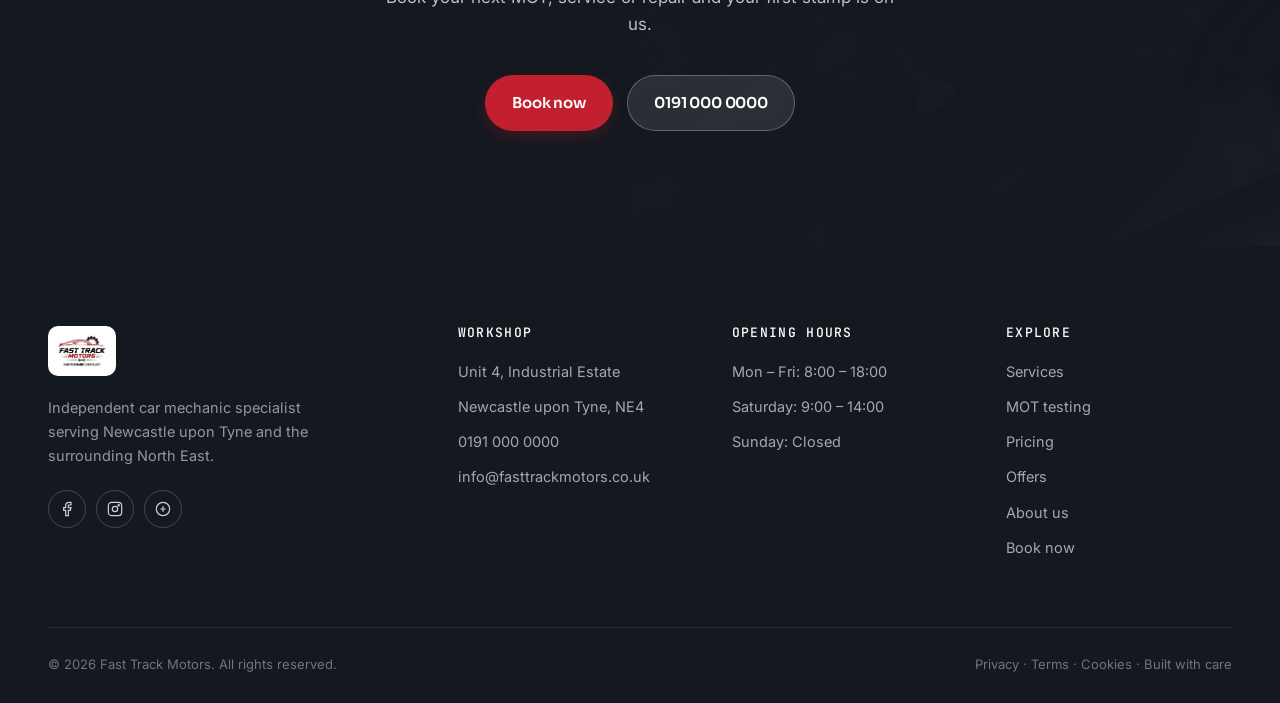
<file: offers.html>
<!DOCTYPE html>
<html lang="en">
<head>
<meta charset="UTF-8">
<meta name="viewport" content="width=device-width, initial-scale=1.0">
<title>Offers & Loyalty Rewards | Fast Track Motors</title>
<meta name="description" content="Current offers on MOTs, servicing and repairs in Newcastle, plus the Fast Track Rewards loyalty scheme. New offers added regularly.">
<link rel="canonical" href="https://fast-track-motors.vercel.app/offers.html">
<link rel="icon" href="/favicon.svg" type="image/svg+xml">
<link rel="icon" href="/favicon.ico" sizes="any">
<link rel="apple-touch-icon" href="/apple-touch-icon.png">
<meta name="theme-color" content="#14181F">

<meta property="og:type" content="website">
<meta property="og:site_name" content="Fast Track Motors">
<meta property="og:title" content="Offers & Loyalty Rewards | Fast Track Motors">
<meta property="og:description" content="Current offers on MOTs, servicing and repairs in Newcastle, plus the Fast Track Rewards loyalty scheme. New offers added regularly.">
<meta property="og:url" content="https://fast-track-motors.vercel.app/offers.html">
<meta property="og:image" content="https://fast-track-motors.vercel.app/images/hero-mechanic.jpg">
<meta property="og:locale" content="en_GB">
<meta name="twitter:card" content="summary_large_image">
<meta name="twitter:title" content="Offers & Loyalty Rewards | Fast Track Motors">
<meta name="twitter:description" content="Current offers on MOTs, servicing and repairs in Newcastle, plus the Fast Track Rewards loyalty scheme. New offers added regularly.">
<meta name="twitter:image" content="https://fast-track-motors.vercel.app/images/hero-mechanic.jpg">

<link rel="preconnect" href="https://fonts.googleapis.com">
<link rel="preconnect" href="https://fonts.gstatic.com" crossorigin>
<link href="https://fonts.googleapis.com/css2?family=Sora:wght@400;500;600;700;800&family=Inter:wght@400;500;600&family=JetBrains+Mono:wght@400;500&display=swap" rel="stylesheet">
<link rel="stylesheet" href="css/system.css">
<style>
/* page hero shared */
.page-hero{padding:150px 0 70px; position:relative; overflow:hidden;}
.page-hero::before{content:""; position:absolute; inset:0; background:radial-gradient(120% 80% at 85% 0%, rgba(14,90,87,0.05), transparent 55%), radial-gradient(90% 70% at 5% 100%, rgba(194,32,47,0.04), transparent 50%);}
.page-hero .wrap{position:relative; z-index:2;}
.page-hero .crumbs{font-family:var(--font-mono); font-size:12.5px; color:var(--slate); margin-bottom:20px; letter-spacing:0.03em;}
.page-hero .crumbs a:hover{color:var(--red);}
.page-hero h1{max-width:780px; margin-bottom:20px;}
.page-hero .sub{font-size:18px; max-width:600px; line-height:1.65;}

.cta{position:relative; overflow:hidden; background:var(--ink);}
.cta-bgimg{position:absolute; inset:0; opacity:0.16;}
.cta-bgimg img{width:100%; height:100%; object-fit:cover;}
.cta::after{content:""; position:absolute; inset:0; background:linear-gradient(105deg, var(--ink) 38%, rgba(20,24,31,0.72) 100%);}
.cta .wrap{position:relative; z-index:2; text-align:center; max-width:720px;}
.cta h2{color:#fff; margin-bottom:18px;}
.cta p{color:rgba(255,255,255,0.72); font-size:17px; margin-bottom:36px; max-width:520px; margin-left:auto; margin-right:auto;}
.cta-actions{display:flex; gap:14px; justify-content:center; flex-wrap:wrap;}

/* ---------- OFFERS GRID ---------- */
.offers-grid{display:grid; grid-template-columns:repeat(3,1fr); gap:22px;}
@media(max-width:980px){.offers-grid{grid-template-columns:1fr 1fr;}}
@media(max-width:640px){.offers-grid{grid-template-columns:1fr;}}

.offer-card{
  background:var(--white); border:1px solid var(--line); border-radius:var(--r-md);
  overflow:hidden; display:flex; flex-direction:column;
  transition:transform .35s var(--ease), box-shadow .35s var(--ease);
}
.offer-card:hover{transform:translateY(-6px); box-shadow:var(--shadow-md);}
.offer-media{position:relative; aspect-ratio:16/10; overflow:hidden; background:var(--mist);}
.offer-media img{width:100%; height:100%; object-fit:cover;}
.offer-badge{
  position:absolute; top:14px; left:14px; z-index:2;
  font-family:var(--font-mono); font-size:11.5px; font-weight:500; letter-spacing:0.06em; text-transform:uppercase;
  padding:6px 12px; border-radius:var(--r-pill); background:var(--red); color:#fff;
}
.offer-badge.teal{background:var(--teal);}
.offer-badge.ink{background:var(--ink);}
.offer-body{padding:22px 24px 24px; display:flex; flex-direction:column; flex:1;}
.offer-body h3{font-size:19px; margin-bottom:8px;}
.offer-body p{font-size:14.5px; line-height:1.6; margin-bottom:auto;}
.offer-foot{display:flex; align-items:center; justify-content:space-between; gap:12px; margin-top:20px; padding-top:16px; border-top:1px solid var(--line);}
.offer-expiry{font-family:var(--font-mono); font-size:12px; color:var(--slate);}
.btn-sm{padding:10px 18px; font-size:13.5px;}

.offers-note{font-size:13.5px; color:var(--slate); text-align:center; max-width:620px; margin:36px auto 0;}

/* ---------- LOYALTY SCHEME ---------- */
.loyalty{background:var(--white);}
.loyalty-intro{max-width:680px; margin-bottom:56px;}

.tier-grid{display:grid; grid-template-columns:repeat(3,1fr); gap:20px; margin-bottom:60px;}
@media(max-width:820px){.tier-grid{grid-template-columns:1fr;}}
.tier-card{
  background:var(--canvas); border:1.5px solid var(--line); border-radius:var(--r-md);
  padding:30px 26px; text-align:center; position:relative;
}
.tier-card.featured{border-color:var(--red); box-shadow:0 8px 24px rgba(194,32,47,0.10);}
.tier-stamp{
  width:56px; height:56px; border-radius:50%; background:var(--teal-tint); color:var(--teal);
  display:flex; align-items:center; justify-content:center; margin:0 auto 18px;
  font-family:var(--font-mono); font-weight:600; font-size:15px;
}
.tier-card.featured .tier-stamp{background:var(--red); color:#fff;}
.tier-card h3{font-size:19px; margin-bottom:8px;}
.tier-card p{font-size:14.5px; line-height:1.55;}

.how-grid{display:grid; grid-template-columns:repeat(3,1fr); gap:24px;}
@media(max-width:820px){.how-grid{grid-template-columns:1fr; max-width:420px; margin:0 auto;}}
.how-step{text-align:center;}
.how-num{
  width:40px; height:40px; border-radius:50%; background:var(--ink); color:#fff;
  display:flex; align-items:center; justify-content:center; margin:0 auto 16px;
  font-family:var(--font-mono); font-weight:600; font-size:15px;
}
.how-step h4{font-size:16.5px; margin-bottom:6px;}
.how-step p{font-size:14px; line-height:1.55; max-width:230px; margin:0 auto;}
@media(max-width:820px){.how-step{display:grid; grid-template-columns:40px 1fr; gap:16px; text-align:left; align-items:start;}
  .how-num{margin:0;} .how-step p{margin:0; max-width:none;}}

/* FAQ (shared pattern) */
.faq-wrap{max-width:780px; margin:0 auto;}
.faq{background:var(--white); border:1px solid var(--line); border-radius:var(--r-md); margin-bottom:12px; overflow:hidden;}
.faq-q{display:flex; justify-content:space-between; align-items:center; gap:16px; padding:22px 24px; cursor:pointer; font-family:var(--font-display); font-weight:600; font-size:17px; color:var(--ink);}
.faq-q .pl{width:22px; height:22px; flex-shrink:0; position:relative; transition:transform .3s;}
.faq-q .pl::before,.faq-q .pl::after{content:""; position:absolute; background:var(--red); border-radius:2px; top:50%; left:50%; transform:translate(-50%,-50%);}
.faq-q .pl::before{width:14px; height:2px;}
.faq-q .pl::after{width:2px; height:14px; transition:transform .3s;}
.faq.open .pl::after{transform:translate(-50%,-50%) scaleY(0);}
.faq-a{max-height:0; overflow:hidden; transition:max-height .35s var(--ease);}
.faq-a p{padding:0 24px 22px; font-size:15px; line-height:1.65;}
</style>
</head>
<body>
<header class="site-header">
  <div class="wrap">
    <nav>
      <a href="index.html" class="brand">
        <img src="logo.jpg" alt="Fast Track Motors">
        <span class="brand-txt"><strong>Fast Track Motors</strong><span>Newcastle upon Tyne</span></span>
      </a>
      <div class="nav-menu"><a href="index.html">Home</a><a href="services.html">Services</a><a href="mot.html">MOT</a><a href="pricing.html">Pricing</a><a href="offers.html" class="active">Offers</a><a href="about.html">About</a><a href="reviews.html">Reviews</a><a href="contact.html">Contact</a></div>
      <div class="nav-right">
        <a href="tel:01910000000" class="nav-phone">
          <svg viewBox="0 0 24 24" stroke-width="2"><path d="M22 16.92v3a2 2 0 0 1-2.18 2 19.79 19.79 0 0 1-8.63-3.07 19.5 19.5 0 0 1-6-6 19.79 19.79 0 0 1-3.07-8.67A2 2 0 0 1 4.11 2h3a2 2 0 0 1 2 1.72c.13.96.36 1.9.7 2.81a2 2 0 0 1-.45 2.11L8.09 9.91a16 16 0 0 0 6 6l1.27-1.27a2 2 0 0 1 2.11-.45c.91.34 1.85.57 2.81.7A2 2 0 0 1 22 16.92z"/></svg>
          0191 000 0000
        </a>
        <a href="contact.html" class="btn btn-primary">Book now</a>
        <button class="burger" aria-label="Menu"><span></span><span></span><span></span></button>
      </div>
    </nav>
  </div>
</header>

<!-- PAGE HERO -->
<section class="page-hero">
  <div class="wrap">
    <div class="crumbs" data-reveal><a href="index.html">Home</a> / Offers</div>
    <span class="eyebrow" data-reveal>Offers & rewards</span>
    <h1 data-reveal data-reveal-delay="1">Save more, the more you drive with us.</h1>
    <p class="sub" data-reveal data-reveal-delay="2">Live offers on MOTs, servicing and repairs — plus a loyalty scheme that gives something back every time you visit.</p>
  </div>
</section>

<!-- CURRENT OFFERS -->
<section style="padding-top:10px;">
  <div class="wrap">
    <div class="section-head" data-reveal>
      <span class="eyebrow teal">This month</span>
      <h2>Current offers</h2>
      <p>Genuine savings, no small print. Just mention the offer when you book or bring it up at the desk.</p>
    </div>

    <div class="offers-grid">

      <!-- ============================================================
           OFFER CARD — copy this whole <div class="offer-card">...</div>
           block to add a new offer. Only 4 things usually need changing:
           1) badge text/colour  2) title + description  3) expiry date
           4) image src (reuse any file from /images, or drop in a new one)
           ============================================================ -->
      <div class="offer-card" data-reveal>
        <div class="offer-media">
          <span class="offer-badge">New</span>
          <picture><source srcset="images/svc-servicing.webp" type="image/webp"><img src="images/svc-servicing.jpg" alt="Car servicing" loading="lazy" decoding="async"></picture>
        </div>
        <div class="offer-body">
          <h3>20% off a Full Service</h3>
          <p>Book any full service this month and save 20% off the list price — no code needed.</p>
          <div class="offer-foot">
            <span class="offer-expiry">Ends 31 July 2026</span>
            <a href="contact.html" class="btn btn-primary btn-sm">Claim offer</a>
          </div>
        </div>
      </div>
      <!-- END OFFER CARD -->

      <!-- OFFER CARD -->
      <div class="offer-card" data-reveal data-reveal-delay="1">
        <div class="offer-media">
          <span class="offer-badge teal">Ends soon</span>
          <picture><source srcset="images/svc-brakes.webp" type="image/webp"><img src="images/svc-brakes.jpg" alt="Brake inspection" loading="lazy" decoding="async"></picture>
        </div>
        <div class="offer-body">
          <h3>Free brake check with any MOT</h3>
          <p>Book an MOT this month and we'll check your brakes over at no extra cost, with an honest report either way.</p>
          <div class="offer-foot">
            <span class="offer-expiry">Ends 31 July 2026</span>
            <a href="contact.html" class="btn btn-primary btn-sm">Claim offer</a>
          </div>
        </div>
      </div>
      <!-- END OFFER CARD -->

      <!-- OFFER CARD -->
      <div class="offer-card" data-reveal data-reveal-delay="2">
        <div class="offer-media">
          <span class="offer-badge ink">Popular</span>
          <picture><source srcset="images/svc-aircon.webp" type="image/webp"><img src="images/svc-aircon.jpg" alt="Air conditioning re-gas" loading="lazy" decoding="async"></picture>
        </div>
        <div class="offer-body">
          <h3>Air con re-gas from £39</h3>
          <p>Get your air con ready for summer — save £10 on our standard re-gas price this month.</p>
          <div class="offer-foot">
            <span class="offer-expiry">Ends 31 July 2026</span>
            <a href="contact.html" class="btn btn-primary btn-sm">Claim offer</a>
          </div>
        </div>
      </div>
      <!-- END OFFER CARD -->

    </div>

    <p class="offers-note" data-reveal>Offers can't be combined with other discounts and apply to the vehicle booked in. New offers are added regularly — check back or follow us for updates.</p>
  </div>
</section>

<!-- LOYALTY SCHEME -->
<section class="loyalty">
  <div class="wrap">
    <div class="section-head loyalty-intro" data-reveal>
      <span class="eyebrow">Loyalty scheme</span>
      <h2>The Fast Track Rewards Card</h2>
      <p>Every visit earns you a stamp. Collect enough and your next service costs less — automatically, no app required.</p>
    </div>

    <!-- ============================================================
         REWARD TIERS — placeholder numbers below (3/5/10 stamps).
         Swap in whatever thresholds and rewards you decide on;
         nothing here depends on a specific tier structure.
         ============================================================ -->
    <div class="tier-grid">
      <div class="tier-card" data-reveal>
        <div class="tier-stamp">3</div>
        <h3>10% off</h3>
        <p>Collect 3 stamps and get 10% off your next service or repair.</p>
      </div>
      <div class="tier-card featured" data-reveal data-reveal-delay="1">
        <div class="tier-stamp">5</div>
        <h3>20% off</h3>
        <p>Collect 5 stamps and get 20% off your next service or repair.</p>
      </div>
      <div class="tier-card" data-reveal data-reveal-delay="2">
        <div class="tier-stamp">10</div>
        <h3>Free MOT</h3>
        <p>Collect 10 stamps and your next MOT test is on us, worth £39.99.</p>
      </div>
    </div>

    <div class="section-head center" data-reveal style="margin-bottom:40px;">
      <h3 style="font-family:var(--font-display); font-weight:700; font-size:clamp(20px,2.2vw,26px);">How it works</h3>
    </div>
    <div class="how-grid">
      <div class="how-step" data-reveal>
        <div class="how-num">1</div>
        <h4>Visit for any paid job</h4>
        <p>Every MOT, service or repair earns you a stamp against your registration.</p>
      </div>
      <div class="how-step" data-reveal data-reveal-delay="1">
        <div class="how-num">2</div>
        <h4>Stamps add up automatically</h4>
        <p>We keep track for you — no card to lose, no app to download.</p>
      </div>
      <div class="how-step" data-reveal data-reveal-delay="2">
        <div class="how-num">3</div>
        <h4>Redeem at your next booking</h4>
        <p>Just mention it when you book, and the discount comes off your bill.</p>
      </div>
    </div>
  </div>
</section>

<!-- FAQ -->
<section style="background:var(--mist); padding-top:70px;">
  <div class="wrap">
    <div class="section-head center" data-reveal>
      <span class="eyebrow teal">Questions</span>
      <h2>Rewards, answered</h2>
    </div>
    <div class="faq-wrap">
      <div class="faq" data-faq data-reveal><div class="faq-q">Do I need to sign up?<span class="pl"></span></div><div class="faq-a"><p>No sign-up and no app — we track your stamps against your vehicle registration, so it's ready the moment you book your first job with us.</p></div></div>
      <div class="faq" data-faq data-reveal><div class="faq-q">Can I combine a reward with a current offer?<span class="pl"></span></div><div class="faq-a"><p>Rewards and offers can't usually be stacked together, but you'll always get whichever saves you more — just ask when you book.</p></div></div>
      <div class="faq" data-faq data-reveal><div class="faq-q">Do stamps expire?<span class="pl"></span></div><div class="faq-a"><p>No — your stamps stay on your account for as long as you're a Fast Track customer, so there's no rush to use them.</p></div></div>
    </div>
  </div>
</section>

<!-- CTA -->
<section class="cta">
  <div class="cta-bgimg"><picture><source srcset="images/cta-bg.webp" type="image/webp"><img src="images/cta-bg.jpg" alt="" loading="lazy" decoding="async"></picture></div>
  <div class="wrap">
    <h2 data-reveal>Ready to start earning rewards?</h2>
    <p data-reveal data-reveal-delay="1">Book your next MOT, service or repair and your first stamp is on us.</p>
    <div class="cta-actions" data-reveal data-reveal-delay="2"><a href="contact.html" class="btn btn-primary">Book now</a><a href="tel:01910000000" class="btn btn-ghost-light">0191 000 0000</a></div>
  </div>
</section>

<footer class="site-footer">
  <div class="wrap">
    <div class="footer-top">
      <div class="footer-brand">
        <img src="logo.jpg" alt="Fast Track Motors">
        <p>Independent car mechanic specialist serving Newcastle upon Tyne and the surrounding North East.</p>
        <div class="footer-social">
          <a href="#" aria-label="Facebook"><svg viewBox="0 0 24 24" stroke-width="1.8"><path d="M18 2h-3a5 5 0 0 0-5 5v3H7v4h3v8h4v-8h3l1-4h-4V7a1 1 0 0 1 1-1h3z"/></svg></a>
          <a href="#" aria-label="Instagram"><svg viewBox="0 0 24 24" stroke-width="1.8"><rect x="2" y="2" width="20" height="20" rx="5"/><circle cx="12" cy="12" r="4"/><circle cx="17.5" cy="6.5" r="1"/></svg></a>
          <a href="#" aria-label="Google"><svg viewBox="0 0 24 24" stroke-width="1.8"><circle cx="12" cy="12" r="10"/><path d="M8 12h8M12 8v8"/></svg></a>
        </div>
      </div>
      <div><h4>Workshop</h4><ul>
        <li>Unit 4, Industrial Estate</li><li>Newcastle upon Tyne, NE4</li>
        <li><a href="tel:01910000000">0191 000 0000</a></li>
        <li><a href="mailto:info@fasttrackmotors.co.uk">info@fasttrackmotors.co.uk</a></li>
      </ul></div>
      <div><h4>Opening hours</h4><ul>
        <li>Mon – Fri: 8:00 – 18:00</li><li>Saturday: 9:00 – 14:00</li><li>Sunday: Closed</li>
      </ul></div>
      <div><h4>Explore</h4><ul>
        <li><a href="services.html">Services</a></li><li><a href="mot.html">MOT testing</a></li>
        <li><a href="pricing.html">Pricing</a></li><li><a href="offers.html">Offers</a></li><li><a href="about.html">About us</a></li>
        <li><a href="contact.html">Book now</a></li>
      </ul></div>
    </div>
    <div class="footer-bottom">
      <span>© 2026 Fast Track Motors. All rights reserved.</span>
      <span>Privacy · Terms · Cookies · Built with care</span>
    </div>
  </div>
</footer>
<div class="mobile-bar">
  <a href="tel:01910000000" class="call">Call now</a>
  <a href="contact.html" class="book">Book online</a>
</div>
<script src="js/main.js"></script>

</body>
</html>
</file>
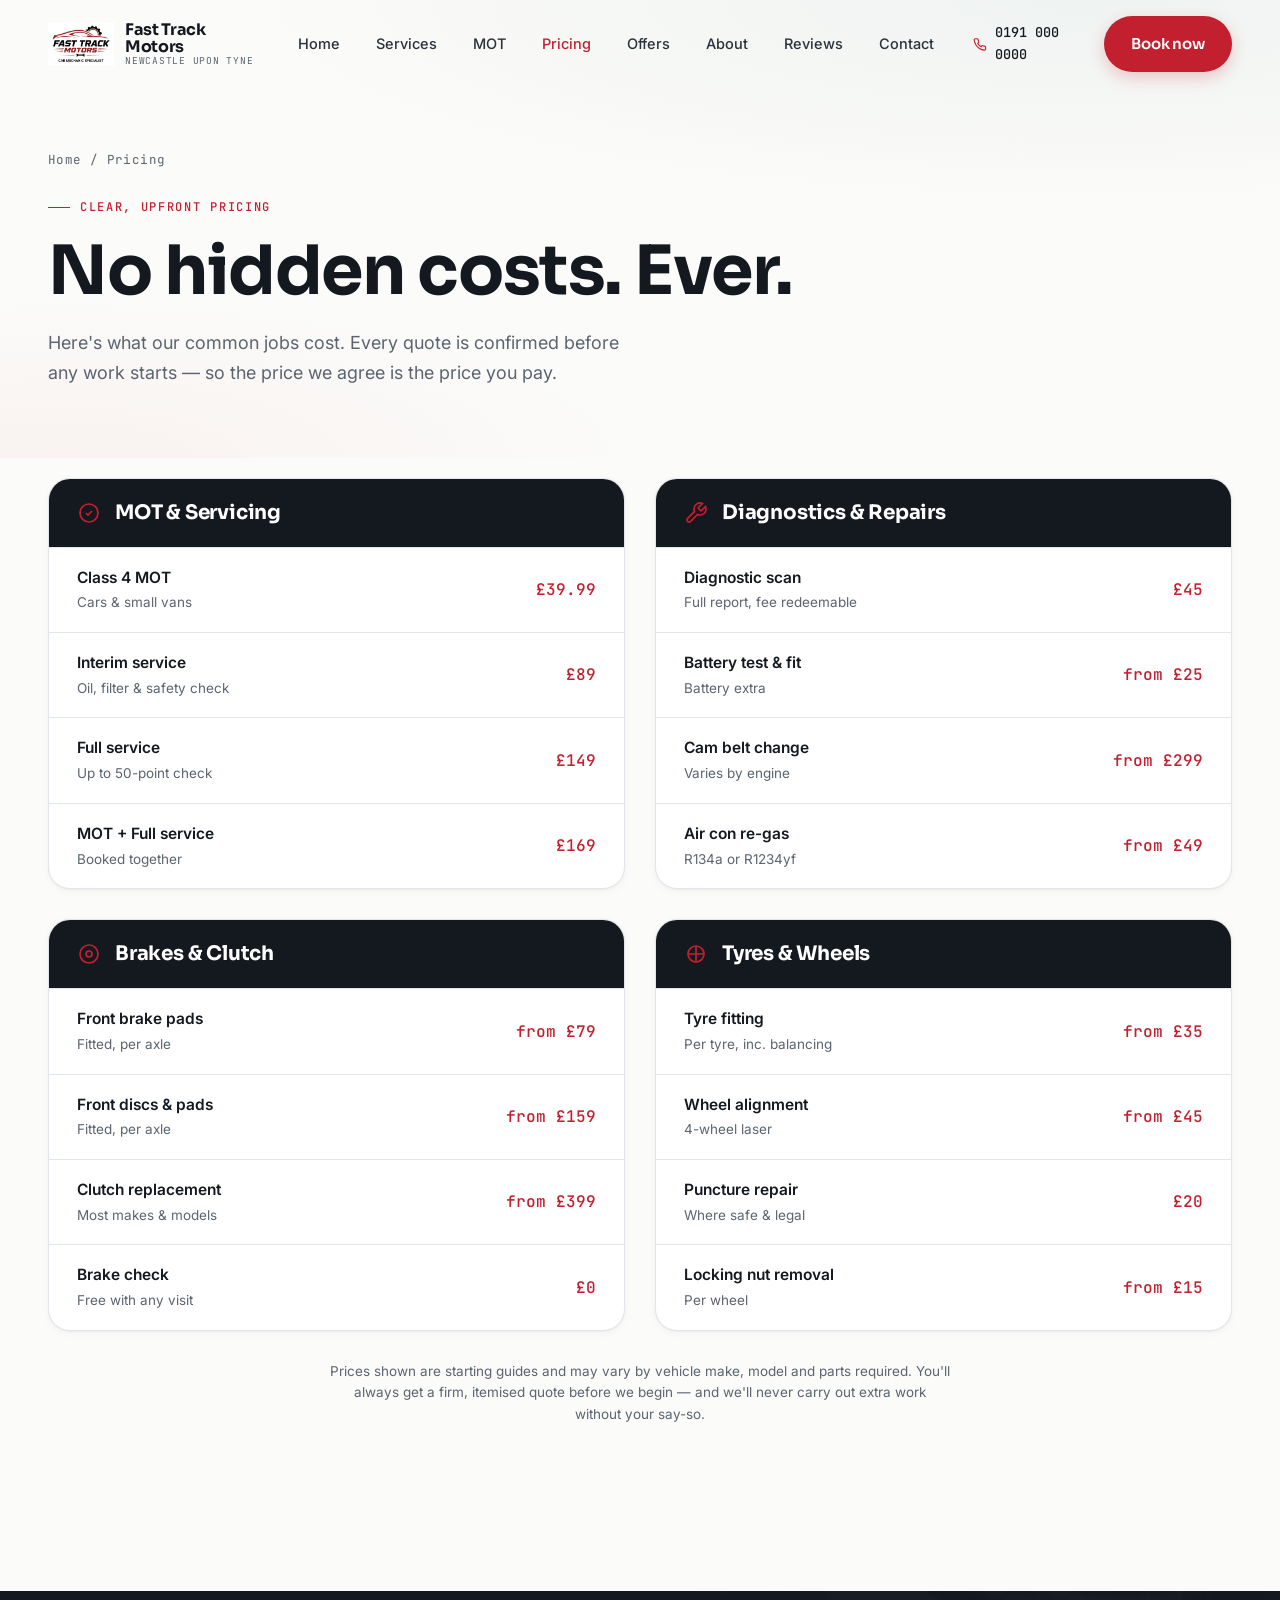
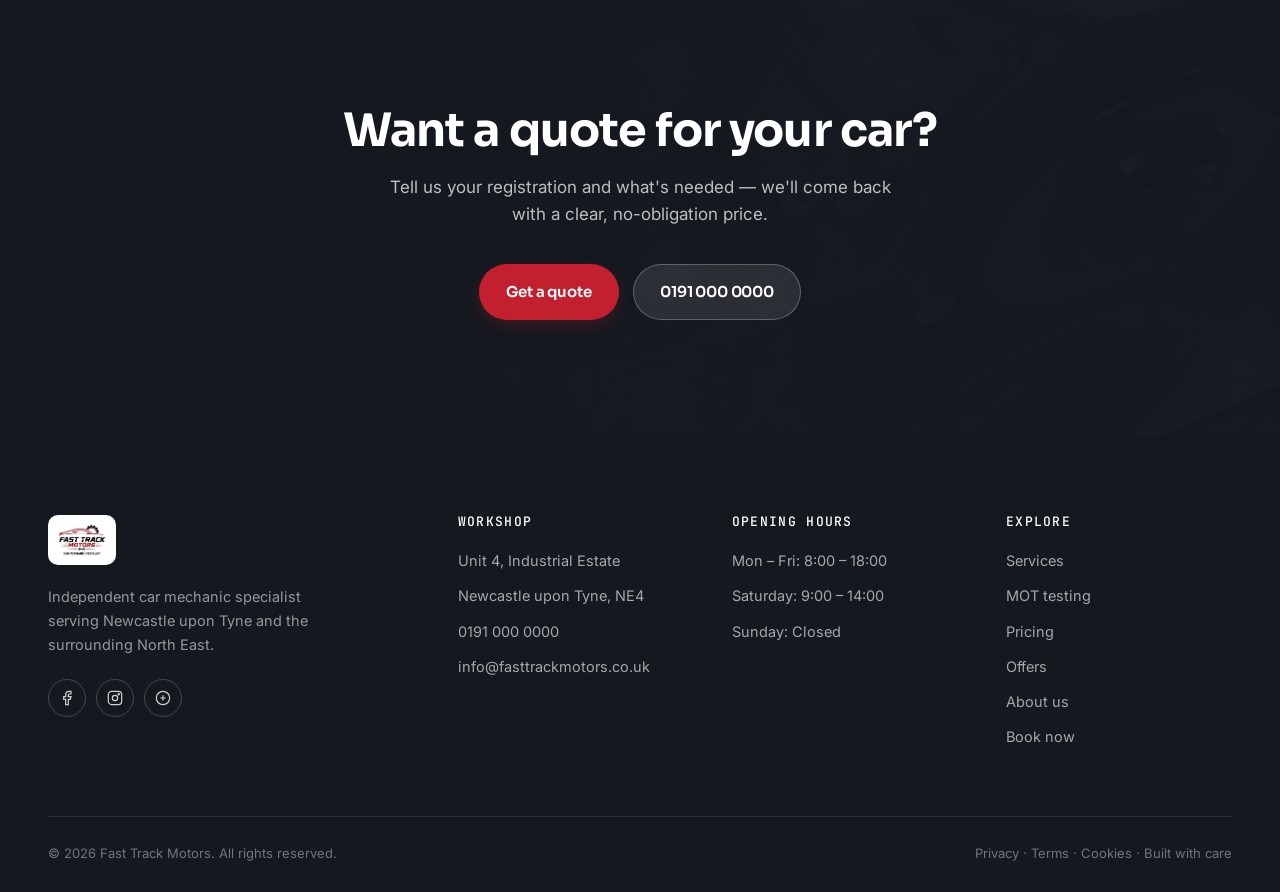
<file: pricing.html>
<!DOCTYPE html>
<html lang="en">
<head>
<meta charset="UTF-8">
<meta name="viewport" content="width=device-width, initial-scale=1.0">
<title>Car Service & MOT Prices Newcastle | Fast Track Motors</title>
<meta name="description" content="Clear, upfront pricing for MOT, servicing, brakes, diagnostics and tyres in Newcastle. No hidden costs — every quote confirmed before work begins.">
<link rel="canonical" href="https://fast-track-motors.vercel.app/pricing.html">
<link rel="icon" href="/favicon.svg" type="image/svg+xml">
<link rel="icon" href="/favicon.ico" sizes="any">
<link rel="apple-touch-icon" href="/apple-touch-icon.png">
<meta name="theme-color" content="#14181F">

<meta property="og:type" content="website">
<meta property="og:site_name" content="Fast Track Motors">
<meta property="og:title" content="Car Service & MOT Prices Newcastle | Fast Track Motors">
<meta property="og:description" content="Clear, upfront pricing for MOT, servicing, brakes, diagnostics and tyres in Newcastle. No hidden costs — every quote confirmed before work begins.">
<meta property="og:url" content="https://fast-track-motors.vercel.app/pricing.html">
<meta property="og:image" content="https://fast-track-motors.vercel.app/images/hero-mechanic.jpg">
<meta property="og:locale" content="en_GB">
<meta name="twitter:card" content="summary_large_image">
<meta name="twitter:title" content="Car Service & MOT Prices Newcastle | Fast Track Motors">
<meta name="twitter:description" content="Clear, upfront pricing for MOT, servicing, brakes, diagnostics and tyres in Newcastle. No hidden costs — every quote confirmed before work begins.">
<meta name="twitter:image" content="https://fast-track-motors.vercel.app/images/hero-mechanic.jpg">

<link rel="preconnect" href="https://fonts.googleapis.com">
<link rel="preconnect" href="https://fonts.gstatic.com" crossorigin>
<link href="https://fonts.googleapis.com/css2?family=Sora:wght@400;500;600;700;800&family=Inter:wght@400;500;600&family=JetBrains+Mono:wght@400;500&display=swap" rel="stylesheet">
<link rel="stylesheet" href="css/system.css">
<style>
/* page hero shared */
.page-hero{padding:150px 0 70px; position:relative; overflow:hidden;}
.page-hero::before{content:""; position:absolute; inset:0; background:radial-gradient(120% 80% at 85% 0%, rgba(14,90,87,0.05), transparent 55%), radial-gradient(90% 70% at 5% 100%, rgba(194,32,47,0.04), transparent 50%);}
.page-hero .wrap{position:relative; z-index:2;}
.page-hero .crumbs{font-family:var(--font-mono); font-size:12.5px; color:var(--slate); margin-bottom:20px; letter-spacing:0.03em;}
.page-hero .crumbs a:hover{color:var(--red);}
.page-hero h1{max-width:780px; margin-bottom:20px;}
.page-hero .sub{font-size:18px; max-width:600px; line-height:1.65;}

.cta{position:relative; overflow:hidden; background:var(--ink);}
.cta-bgimg{position:absolute; inset:0; opacity:0.16;}
.cta-bgimg img{width:100%; height:100%; object-fit:cover;}
.cta::after{content:""; position:absolute; inset:0; background:linear-gradient(105deg, var(--ink) 38%, rgba(20,24,31,0.72) 100%);}
.cta .wrap{position:relative; z-index:2; text-align:center; max-width:720px;}
.cta h2{color:#fff; margin-bottom:18px;}
.cta p{color:rgba(255,255,255,0.72); font-size:17px; margin-bottom:36px; max-width:520px; margin-left:auto; margin-right:auto;}
.cta-actions{display:flex; gap:14px; justify-content:center; flex-wrap:wrap;}

.ptable{background:var(--white); border:1px solid var(--line); border-radius:var(--r-lg); overflow:hidden; box-shadow:var(--shadow-sm); margin-bottom:30px;}
.ptable-head{display:flex; align-items:center; gap:14px; padding:22px 28px; background:var(--ink); color:#fff;}
.ptable-head svg{width:24px; height:24px; stroke:var(--red); fill:none;}
.ptable-head h3{color:#fff; font-size:20px;}
.prow{display:grid; grid-template-columns:1fr auto; gap:20px; align-items:center; padding:18px 28px; border-top:1px solid var(--line);}
.prow:first-of-type{border-top:none;}
.prow .pname{font-weight:600; font-size:15.5px; color:var(--ink);}
.prow .pdesc{font-size:13.5px; color:var(--slate); margin-top:2px;}
.prow .pprice{font-family:var(--font-mono); font-weight:500; font-size:16px; color:var(--red); white-space:nowrap;}
.pnote{font-size:13.5px; color:var(--slate); text-align:center; max-width:620px; margin:0 auto 50px;}
.price-cols{display:grid; grid-template-columns:1fr 1fr; gap:30px;}
@media(max-width:820px){.price-cols{grid-template-columns:1fr;}}

</style>
</head>
<body>
<header class="site-header">
  <div class="wrap">
    <nav>
      <a href="index.html" class="brand">
        <img src="logo.jpg" alt="Fast Track Motors">
        <span class="brand-txt"><strong>Fast Track Motors</strong><span>Newcastle upon Tyne</span></span>
      </a>
      <div class="nav-menu"><a href="index.html">Home</a><a href="services.html">Services</a><a href="mot.html">MOT</a><a href="pricing.html" class="active">Pricing</a><a href="offers.html">Offers</a><a href="about.html">About</a><a href="reviews.html">Reviews</a><a href="contact.html">Contact</a></div>
      <div class="nav-right">
        <a href="tel:01910000000" class="nav-phone">
          <svg viewBox="0 0 24 24" stroke-width="2"><path d="M22 16.92v3a2 2 0 0 1-2.18 2 19.79 19.79 0 0 1-8.63-3.07 19.5 19.5 0 0 1-6-6 19.79 19.79 0 0 1-3.07-8.67A2 2 0 0 1 4.11 2h3a2 2 0 0 1 2 1.72c.13.96.36 1.9.7 2.81a2 2 0 0 1-.45 2.11L8.09 9.91a16 16 0 0 0 6 6l1.27-1.27a2 2 0 0 1 2.11-.45c.91.34 1.85.57 2.81.7A2 2 0 0 1 22 16.92z"/></svg>
          0191 000 0000
        </a>
        <a href="contact.html" class="btn btn-primary">Book now</a>
        <button class="burger" aria-label="Menu"><span></span><span></span><span></span></button>
      </div>
    </nav>
  </div>
</header>
<section class="page-hero">
  <div class="wrap">
    <div class="crumbs" data-reveal><a href="index.html">Home</a> / Pricing</div>
    <span class="eyebrow" data-reveal>Clear, upfront pricing</span>
    <h1 data-reveal data-reveal-delay="1">No hidden costs. Ever.</h1>
    <p class="sub" data-reveal data-reveal-delay="2">Here's what our common jobs cost. Every quote is confirmed before any work starts — so the price we agree is the price you pay.</p>
  </div>
</section>
<section style="padding-top:20px;">
  <div class="wrap">
    <div class="price-cols">
      <div>
        <div class="ptable" data-reveal><div class="ptable-head"><svg viewBox="0 0 24 24" stroke-width="1.7"><path d="M9 12l2 2 4-4"/><circle cx="12" cy="12" r="9"/></svg><h3>MOT & Servicing</h3></div><div class="prow"><div><div class="pname">Class 4 MOT</div><div class="pdesc">Cars & small vans</div></div><div class="pprice">£39.99</div></div><div class="prow"><div><div class="pname">Interim service</div><div class="pdesc">Oil, filter & safety check</div></div><div class="pprice">£89</div></div><div class="prow"><div><div class="pname">Full service</div><div class="pdesc">Up to 50-point check</div></div><div class="pprice">£149</div></div><div class="prow"><div><div class="pname">MOT + Full service</div><div class="pdesc">Booked together</div></div><div class="pprice">£169</div></div></div>
        <div class="ptable" data-reveal><div class="ptable-head"><svg viewBox="0 0 24 24" stroke-width="1.7"><circle cx="12" cy="12" r="9"/><circle cx="12" cy="12" r="3"/></svg><h3>Brakes & Clutch</h3></div><div class="prow"><div><div class="pname">Front brake pads</div><div class="pdesc">Fitted, per axle</div></div><div class="pprice">from £79</div></div><div class="prow"><div><div class="pname">Front discs & pads</div><div class="pdesc">Fitted, per axle</div></div><div class="pprice">from £159</div></div><div class="prow"><div><div class="pname">Clutch replacement</div><div class="pdesc">Most makes & models</div></div><div class="pprice">from £399</div></div><div class="prow"><div><div class="pname">Brake check</div><div class="pdesc">Free with any visit</div></div><div class="pprice">£0</div></div></div>
      </div>
      <div>
        <div class="ptable" data-reveal><div class="ptable-head"><svg viewBox="0 0 24 24" stroke-width="1.7"><path d="M14.7 6.3a1 1 0 0 0 0 1.4l1.6 1.6a1 1 0 0 0 1.4 0l3.77-3.77a6 6 0 0 1-7.94 7.94l-6.91 6.91a2.12 2.12 0 0 1-3-3l6.91-6.91a6 6 0 0 1 7.94-7.94l-3.76 3.76z"/></svg><h3>Diagnostics & Repairs</h3></div><div class="prow"><div><div class="pname">Diagnostic scan</div><div class="pdesc">Full report, fee redeemable</div></div><div class="pprice">£45</div></div><div class="prow"><div><div class="pname">Battery test & fit</div><div class="pdesc">Battery extra</div></div><div class="pprice">from £25</div></div><div class="prow"><div><div class="pname">Cam belt change</div><div class="pdesc">Varies by engine</div></div><div class="pprice">from £299</div></div><div class="prow"><div><div class="pname">Air con re-gas</div><div class="pdesc">R134a or R1234yf</div></div><div class="pprice">from £49</div></div></div>
        <div class="ptable" data-reveal><div class="ptable-head"><svg viewBox="0 0 24 24" stroke-width="1.7"><circle cx="12" cy="12" r="8"/><path d="M12 4v16M4 12h16"/></svg><h3>Tyres & Wheels</h3></div><div class="prow"><div><div class="pname">Tyre fitting</div><div class="pdesc">Per tyre, inc. balancing</div></div><div class="pprice">from £35</div></div><div class="prow"><div><div class="pname">Wheel alignment</div><div class="pdesc">4-wheel laser</div></div><div class="pprice">from £45</div></div><div class="prow"><div><div class="pname">Puncture repair</div><div class="pdesc">Where safe & legal</div></div><div class="pprice">£20</div></div><div class="prow"><div><div class="pname">Locking nut removal</div><div class="pdesc">Per wheel</div></div><div class="pprice">from £15</div></div></div>
      </div>
    </div>
    <p class="pnote" data-reveal>Prices shown are starting guides and may vary by vehicle make, model and parts required. You'll always get a firm, itemised quote before we begin — and we'll never carry out extra work without your say-so.</p>
  </div>
</section>
<section class="cta">
  <div class="cta-bgimg"><picture><source srcset="images/cta-bg.webp" type="image/webp"><img src="images/cta-bg.jpg" alt="" loading="lazy" decoding="async"></picture></div>
  <div class="wrap">
    <h2 data-reveal>Want a quote for your car?</h2>
    <p data-reveal data-reveal-delay="1">Tell us your registration and what's needed — we'll come back with a clear, no-obligation price.</p>
    <div class="cta-actions" data-reveal data-reveal-delay="2"><a href="contact.html" class="btn btn-primary">Get a quote</a><a href="tel:01910000000" class="btn btn-ghost-light">0191 000 0000</a></div>
  </div>
</section>
<footer class="site-footer">
  <div class="wrap">
    <div class="footer-top">
      <div class="footer-brand">
        <img src="logo.jpg" alt="Fast Track Motors">
        <p>Independent car mechanic specialist serving Newcastle upon Tyne and the surrounding North East.</p>
        <div class="footer-social">
          <a href="#" aria-label="Facebook"><svg viewBox="0 0 24 24" stroke-width="1.8"><path d="M18 2h-3a5 5 0 0 0-5 5v3H7v4h3v8h4v-8h3l1-4h-4V7a1 1 0 0 1 1-1h3z"/></svg></a>
          <a href="#" aria-label="Instagram"><svg viewBox="0 0 24 24" stroke-width="1.8"><rect x="2" y="2" width="20" height="20" rx="5"/><circle cx="12" cy="12" r="4"/><circle cx="17.5" cy="6.5" r="1"/></svg></a>
          <a href="#" aria-label="Google"><svg viewBox="0 0 24 24" stroke-width="1.8"><circle cx="12" cy="12" r="10"/><path d="M8 12h8M12 8v8"/></svg></a>
        </div>
      </div>
      <div><h4>Workshop</h4><ul>
        <li>Unit 4, Industrial Estate</li><li>Newcastle upon Tyne, NE4</li>
        <li><a href="tel:01910000000">0191 000 0000</a></li>
        <li><a href="mailto:info@fasttrackmotors.co.uk">info@fasttrackmotors.co.uk</a></li>
      </ul></div>
      <div><h4>Opening hours</h4><ul>
        <li>Mon – Fri: 8:00 – 18:00</li><li>Saturday: 9:00 – 14:00</li><li>Sunday: Closed</li>
      </ul></div>
      <div><h4>Explore</h4><ul>
        <li><a href="services.html">Services</a></li><li><a href="mot.html">MOT testing</a></li>
        <li><a href="pricing.html">Pricing</a></li><li><a href="offers.html">Offers</a></li><li><a href="about.html">About us</a></li>
        <li><a href="contact.html">Book now</a></li>
      </ul></div>
    </div>
    <div class="footer-bottom">
      <span>© 2026 Fast Track Motors. All rights reserved.</span>
      <span>Privacy · Terms · Cookies · Built with care</span>
    </div>
  </div>
</footer>
<div class="mobile-bar">
  <a href="tel:01910000000" class="call">Call now</a>
  <a href="contact.html" class="book">Book online</a>
</div>
<script src="js/main.js"></script>

</body>
</html>
</file>
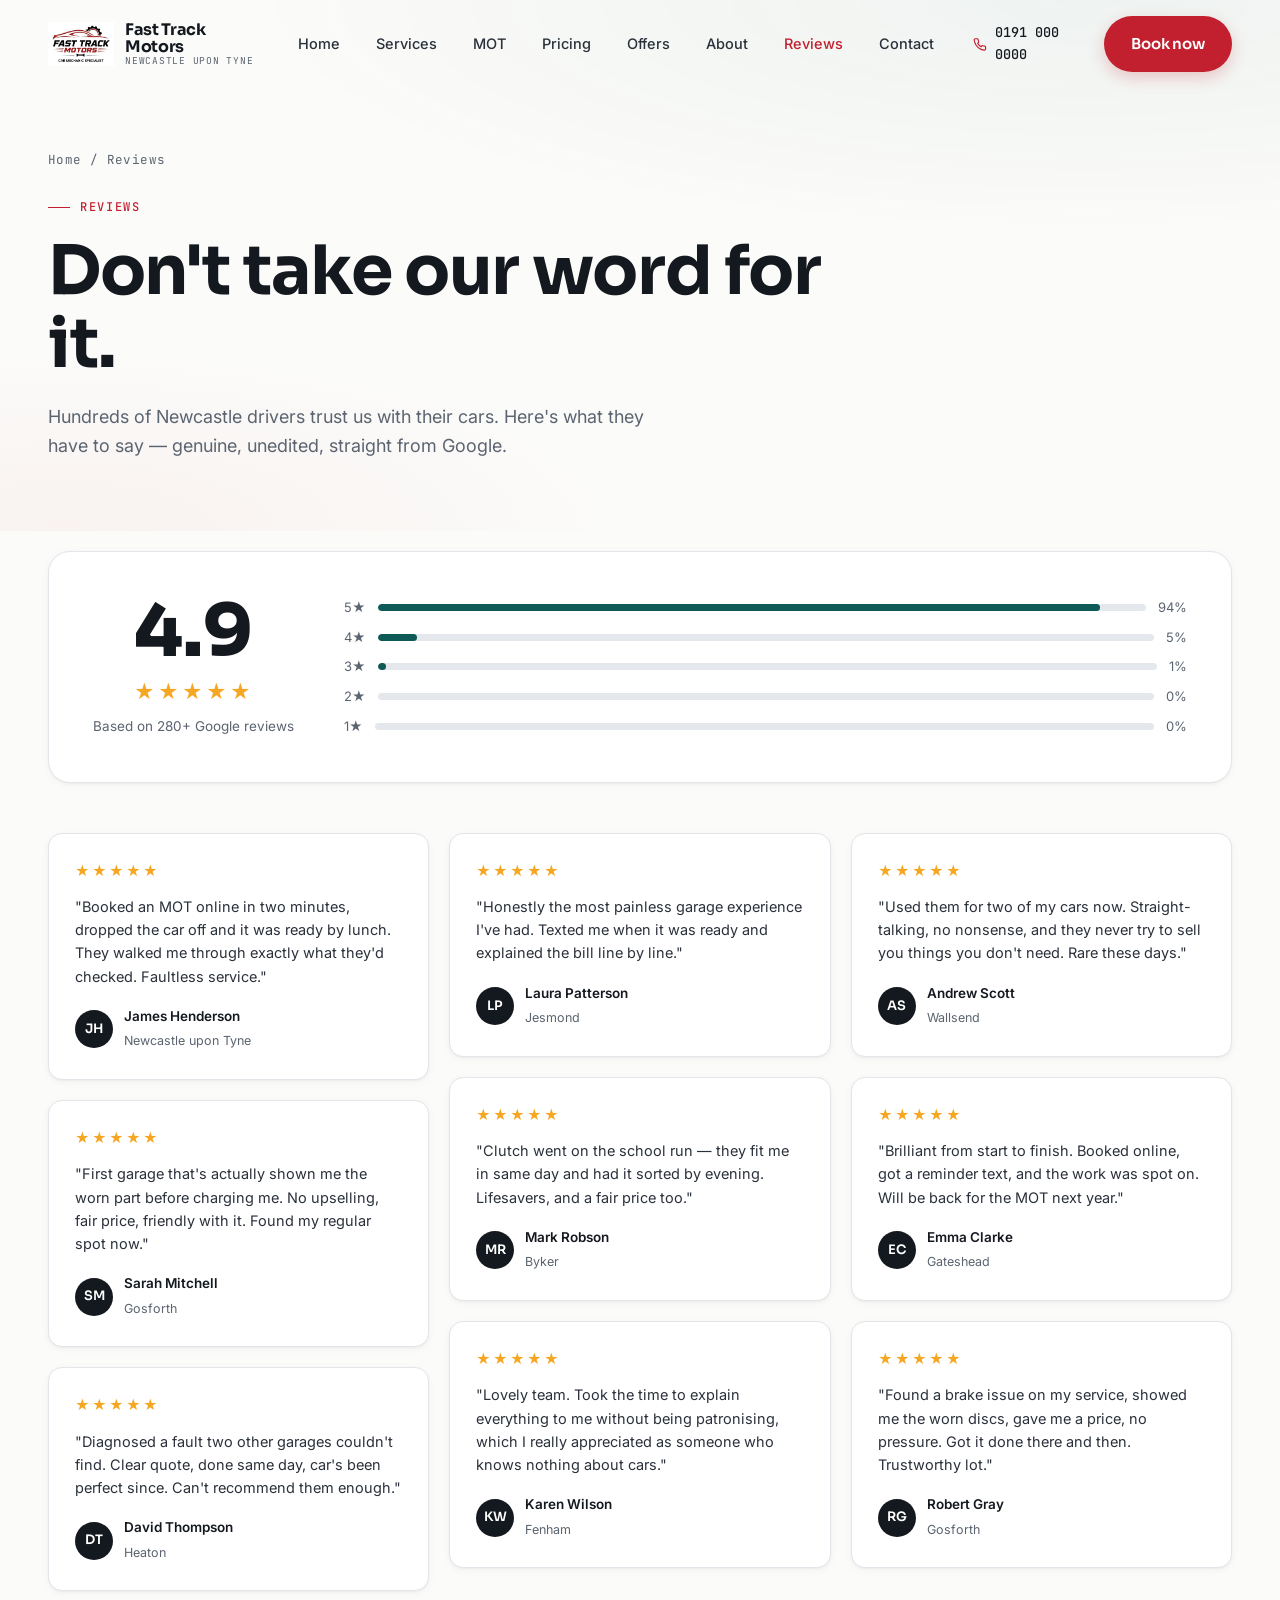
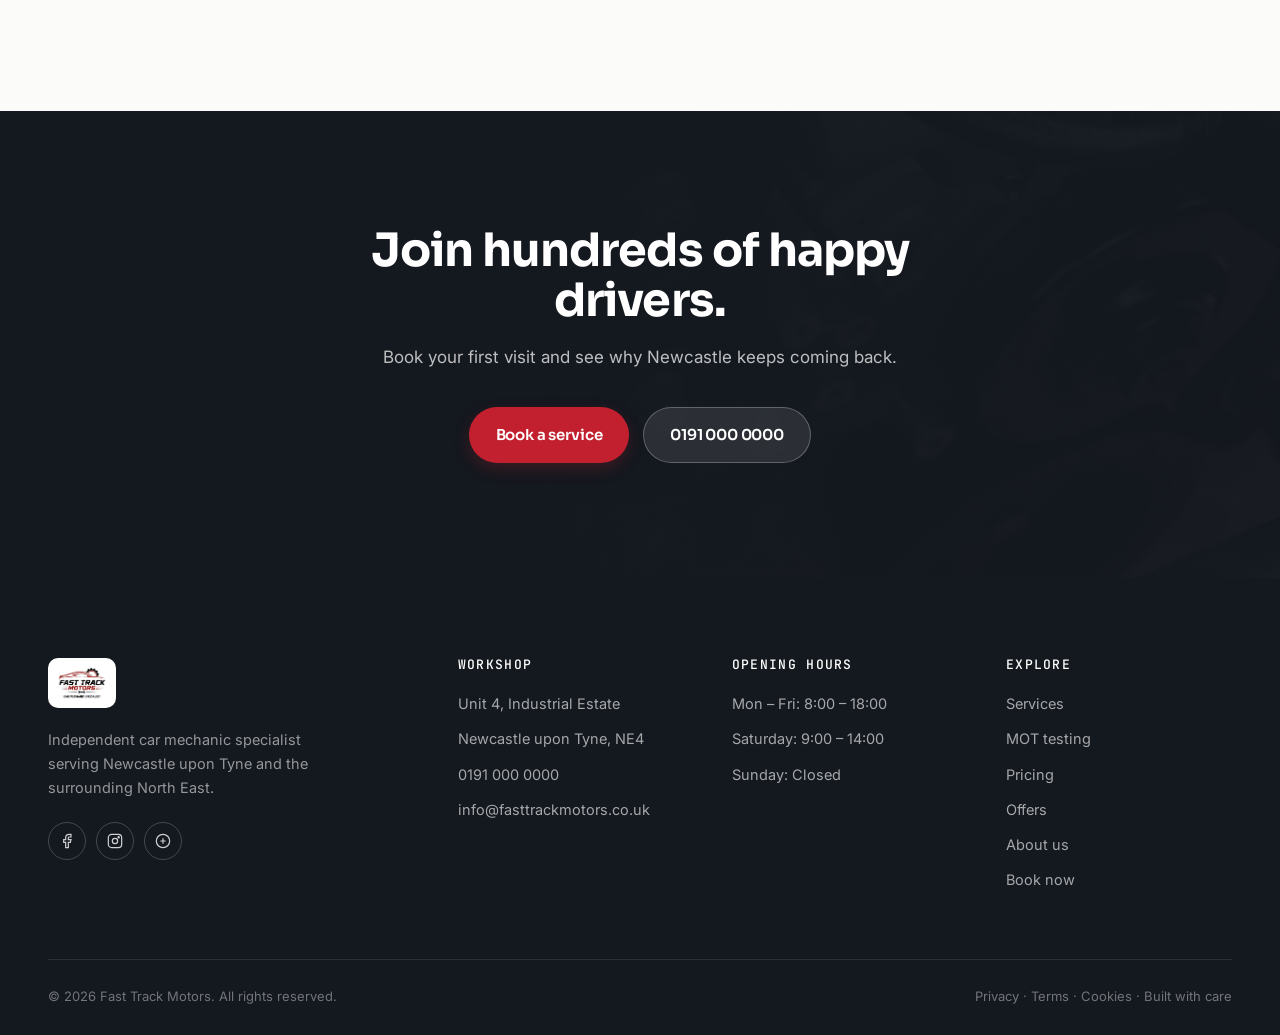
<file: reviews.html>
<!DOCTYPE html>
<html lang="en">
<head>
<meta charset="UTF-8">
<meta name="viewport" content="width=device-width, initial-scale=1.0">
<title>Reviews | Fast Track Motors Newcastle — 4.9★</title>
<meta name="description" content="Read 280+ genuine reviews of Fast Track Motors, the trusted car garage in Newcastle upon Tyne. Rated 4.9 stars by local drivers.">
<link rel="canonical" href="https://fast-track-motors.vercel.app/reviews.html">
<link rel="icon" href="/favicon.svg" type="image/svg+xml">
<link rel="icon" href="/favicon.ico" sizes="any">
<link rel="apple-touch-icon" href="/apple-touch-icon.png">
<meta name="theme-color" content="#14181F">

<meta property="og:type" content="website">
<meta property="og:site_name" content="Fast Track Motors">
<meta property="og:title" content="Reviews | Fast Track Motors Newcastle — 4.9★">
<meta property="og:description" content="Read 280+ genuine reviews of Fast Track Motors, the trusted car garage in Newcastle upon Tyne. Rated 4.9 stars by local drivers.">
<meta property="og:url" content="https://fast-track-motors.vercel.app/reviews.html">
<meta property="og:image" content="https://fast-track-motors.vercel.app/images/hero-mechanic.jpg">
<meta property="og:locale" content="en_GB">
<meta name="twitter:card" content="summary_large_image">
<meta name="twitter:title" content="Reviews | Fast Track Motors Newcastle — 4.9★">
<meta name="twitter:description" content="Read 280+ genuine reviews of Fast Track Motors, the trusted car garage in Newcastle upon Tyne. Rated 4.9 stars by local drivers.">
<meta name="twitter:image" content="https://fast-track-motors.vercel.app/images/hero-mechanic.jpg">

<link rel="preconnect" href="https://fonts.googleapis.com">
<link rel="preconnect" href="https://fonts.gstatic.com" crossorigin>
<link href="https://fonts.googleapis.com/css2?family=Sora:wght@400;500;600;700;800&family=Inter:wght@400;500;600&family=JetBrains+Mono:wght@400;500&display=swap" rel="stylesheet">
<link rel="stylesheet" href="css/system.css">
<style>
/* page hero shared */
.page-hero{padding:150px 0 70px; position:relative; overflow:hidden;}
.page-hero::before{content:""; position:absolute; inset:0; background:radial-gradient(120% 80% at 85% 0%, rgba(14,90,87,0.05), transparent 55%), radial-gradient(90% 70% at 5% 100%, rgba(194,32,47,0.04), transparent 50%);}
.page-hero .wrap{position:relative; z-index:2;}
.page-hero .crumbs{font-family:var(--font-mono); font-size:12.5px; color:var(--slate); margin-bottom:20px; letter-spacing:0.03em;}
.page-hero .crumbs a:hover{color:var(--red);}
.page-hero h1{max-width:780px; margin-bottom:20px;}
.page-hero .sub{font-size:18px; max-width:600px; line-height:1.65;}

.cta{position:relative; overflow:hidden; background:var(--ink);}
.cta-bgimg{position:absolute; inset:0; opacity:0.16;}
.cta-bgimg img{width:100%; height:100%; object-fit:cover;}
.cta::after{content:""; position:absolute; inset:0; background:linear-gradient(105deg, var(--ink) 38%, rgba(20,24,31,0.72) 100%);}
.cta .wrap{position:relative; z-index:2; text-align:center; max-width:720px;}
.cta h2{color:#fff; margin-bottom:18px;}
.cta p{color:rgba(255,255,255,0.72); font-size:17px; margin-bottom:36px; max-width:520px; margin-left:auto; margin-right:auto;}
.cta-actions{display:flex; gap:14px; justify-content:center; flex-wrap:wrap;}

.rev-summary{display:grid; grid-template-columns:auto 1fr; gap:50px; align-items:center; background:var(--white); border:1px solid var(--line); border-radius:var(--r-lg); padding:44px; box-shadow:var(--shadow-sm); margin-bottom:50px;}
.rev-big{text-align:center;}
.rev-big .n{font-family:var(--font-display); font-weight:800; font-size:72px; color:var(--ink); line-height:1;}
.rev-big .st{color:#F5A623; font-size:20px; letter-spacing:3px; margin:8px 0;}
.rev-big .c{font-size:13.5px; color:var(--slate);}
.rev-bars{display:flex; flex-direction:column; gap:9px;}
.rev-bar{display:grid; grid-template-columns:auto 1fr auto; gap:12px; align-items:center; font-size:13px; color:var(--slate);}
.rev-bar .track{height:7px; background:var(--mist-2); border-radius:10px; overflow:hidden;}
.rev-bar .fill{height:100%; background:var(--teal); border-radius:10px;}
@media(max-width:680px){.rev-summary{grid-template-columns:1fr; gap:30px; padding:34px;}}
.rev-masonry{columns:3; column-gap:20px;}
.rev-masonry .rev-card{break-inside:avoid; margin-bottom:20px; display:block;}
@media(max-width:900px){.rev-masonry{columns:2;}}
@media(max-width:600px){.rev-masonry{columns:1;}}
.rev-card{background:var(--white); border:1px solid var(--line); border-radius:var(--r-md); padding:26px; box-shadow:var(--shadow-sm);}
.rev-stars{color:#F5A623; font-size:14px; letter-spacing:2px; margin-bottom:13px;}
.rev-card p{font-size:14.5px; line-height:1.6; color:var(--ink-soft); margin-bottom:18px;}
.rev-author{display:flex; align-items:center; gap:11px;}
.rev-av{width:38px; height:38px; border-radius:50%; background:var(--ink); color:#fff; display:flex; align-items:center; justify-content:center; font-family:var(--font-display); font-weight:600; font-size:13px;}
.rev-author strong{font-size:13.5px; display:block; font-weight:600;}
.rev-author span{font-size:12.5px; color:var(--slate);}

</style>
</head>
<body>
<header class="site-header">
  <div class="wrap">
    <nav>
      <a href="index.html" class="brand">
        <img src="logo.jpg" alt="Fast Track Motors">
        <span class="brand-txt"><strong>Fast Track Motors</strong><span>Newcastle upon Tyne</span></span>
      </a>
      <div class="nav-menu"><a href="index.html">Home</a><a href="services.html">Services</a><a href="mot.html">MOT</a><a href="pricing.html">Pricing</a><a href="offers.html">Offers</a><a href="about.html">About</a><a href="reviews.html" class="active">Reviews</a><a href="contact.html">Contact</a></div>
      <div class="nav-right">
        <a href="tel:01910000000" class="nav-phone">
          <svg viewBox="0 0 24 24" stroke-width="2"><path d="M22 16.92v3a2 2 0 0 1-2.18 2 19.79 19.79 0 0 1-8.63-3.07 19.5 19.5 0 0 1-6-6 19.79 19.79 0 0 1-3.07-8.67A2 2 0 0 1 4.11 2h3a2 2 0 0 1 2 1.72c.13.96.36 1.9.7 2.81a2 2 0 0 1-.45 2.11L8.09 9.91a16 16 0 0 0 6 6l1.27-1.27a2 2 0 0 1 2.11-.45c.91.34 1.85.57 2.81.7A2 2 0 0 1 22 16.92z"/></svg>
          0191 000 0000
        </a>
        <a href="contact.html" class="btn btn-primary">Book now</a>
        <button class="burger" aria-label="Menu"><span></span><span></span><span></span></button>
      </div>
    </nav>
  </div>
</header>
<section class="page-hero">
  <div class="wrap">
    <div class="crumbs" data-reveal><a href="index.html">Home</a> / Reviews</div>
    <span class="eyebrow" data-reveal>Reviews</span>
    <h1 data-reveal data-reveal-delay="1">Don't take our word for it.</h1>
    <p class="sub" data-reveal data-reveal-delay="2">Hundreds of Newcastle drivers trust us with their cars. Here's what they have to say — genuine, unedited, straight from Google.</p>
  </div>
</section>
<section style="padding-top:20px;">
  <div class="wrap">
    <div class="rev-summary" data-reveal>
      <div class="rev-big"><div class="n">4.9</div><div class="st">★★★★★</div><div class="c">Based on 280+ Google reviews</div></div>
      <div class="rev-bars">
        <div class="rev-bar"><span>5★</span><div class="track"><div class="fill" style="width:94%"></div></div><span>94%</span></div>
        <div class="rev-bar"><span>4★</span><div class="track"><div class="fill" style="width:5%"></div></div><span>5%</span></div>
        <div class="rev-bar"><span>3★</span><div class="track"><div class="fill" style="width:1%"></div></div><span>1%</span></div>
        <div class="rev-bar"><span>2★</span><div class="track"><div class="fill" style="width:0%"></div></div><span>0%</span></div>
        <div class="rev-bar"><span>1★</span><div class="track"><div class="fill" style="width:0%"></div></div><span>0%</span></div>
      </div>
    </div>
    <div class="rev-masonry">
      <div class="rev-card" data-reveal><div class="rev-stars">★★★★★</div><p>"Booked an MOT online in two minutes, dropped the car off and it was ready by lunch. They walked me through exactly what they'd checked. Faultless service."</p><div class="rev-author"><div class="rev-av">JH</div><div><strong>James Henderson</strong><span>Newcastle upon Tyne</span></div></div></div><div class="rev-card" data-reveal><div class="rev-stars">★★★★★</div><p>"First garage that's actually shown me the worn part before charging me. No upselling, fair price, friendly with it. Found my regular spot now."</p><div class="rev-author"><div class="rev-av">SM</div><div><strong>Sarah Mitchell</strong><span>Gosforth</span></div></div></div><div class="rev-card" data-reveal><div class="rev-stars">★★★★★</div><p>"Diagnosed a fault two other garages couldn't find. Clear quote, done same day, car's been perfect since. Can't recommend them enough."</p><div class="rev-author"><div class="rev-av">DT</div><div><strong>David Thompson</strong><span>Heaton</span></div></div></div><div class="rev-card" data-reveal><div class="rev-stars">★★★★★</div><p>"Honestly the most painless garage experience I've had. Texted me when it was ready and explained the bill line by line."</p><div class="rev-author"><div class="rev-av">LP</div><div><strong>Laura Patterson</strong><span>Jesmond</span></div></div></div><div class="rev-card" data-reveal><div class="rev-stars">★★★★★</div><p>"Clutch went on the school run — they fit me in same day and had it sorted by evening. Lifesavers, and a fair price too."</p><div class="rev-author"><div class="rev-av">MR</div><div><strong>Mark Robson</strong><span>Byker</span></div></div></div><div class="rev-card" data-reveal><div class="rev-stars">★★★★★</div><p>"Lovely team. Took the time to explain everything to me without being patronising, which I really appreciated as someone who knows nothing about cars."</p><div class="rev-author"><div class="rev-av">KW</div><div><strong>Karen Wilson</strong><span>Fenham</span></div></div></div><div class="rev-card" data-reveal><div class="rev-stars">★★★★★</div><p>"Used them for two of my cars now. Straight-talking, no nonsense, and they never try to sell you things you don't need. Rare these days."</p><div class="rev-author"><div class="rev-av">AS</div><div><strong>Andrew Scott</strong><span>Wallsend</span></div></div></div><div class="rev-card" data-reveal><div class="rev-stars">★★★★★</div><p>"Brilliant from start to finish. Booked online, got a reminder text, and the work was spot on. Will be back for the MOT next year."</p><div class="rev-author"><div class="rev-av">EC</div><div><strong>Emma Clarke</strong><span>Gateshead</span></div></div></div><div class="rev-card" data-reveal><div class="rev-stars">★★★★★</div><p>"Found a brake issue on my service, showed me the worn discs, gave me a price, no pressure. Got it done there and then. Trustworthy lot."</p><div class="rev-author"><div class="rev-av">RG</div><div><strong>Robert Gray</strong><span>Gosforth</span></div></div></div>
    </div>
  </div>
</section>
<section class="cta">
  <div class="cta-bgimg"><picture><source srcset="images/cta-bg.webp" type="image/webp"><img src="images/cta-bg.jpg" alt="" loading="lazy" decoding="async"></picture></div>
  <div class="wrap">
    <h2 data-reveal>Join hundreds of happy drivers.</h2>
    <p data-reveal data-reveal-delay="1">Book your first visit and see why Newcastle keeps coming back.</p>
    <div class="cta-actions" data-reveal data-reveal-delay="2"><a href="contact.html" class="btn btn-primary">Book a service</a><a href="tel:01910000000" class="btn btn-ghost-light">0191 000 0000</a></div>
  </div>
</section>
<footer class="site-footer">
  <div class="wrap">
    <div class="footer-top">
      <div class="footer-brand">
        <img src="logo.jpg" alt="Fast Track Motors">
        <p>Independent car mechanic specialist serving Newcastle upon Tyne and the surrounding North East.</p>
        <div class="footer-social">
          <a href="#" aria-label="Facebook"><svg viewBox="0 0 24 24" stroke-width="1.8"><path d="M18 2h-3a5 5 0 0 0-5 5v3H7v4h3v8h4v-8h3l1-4h-4V7a1 1 0 0 1 1-1h3z"/></svg></a>
          <a href="#" aria-label="Instagram"><svg viewBox="0 0 24 24" stroke-width="1.8"><rect x="2" y="2" width="20" height="20" rx="5"/><circle cx="12" cy="12" r="4"/><circle cx="17.5" cy="6.5" r="1"/></svg></a>
          <a href="#" aria-label="Google"><svg viewBox="0 0 24 24" stroke-width="1.8"><circle cx="12" cy="12" r="10"/><path d="M8 12h8M12 8v8"/></svg></a>
        </div>
      </div>
      <div><h4>Workshop</h4><ul>
        <li>Unit 4, Industrial Estate</li><li>Newcastle upon Tyne, NE4</li>
        <li><a href="tel:01910000000">0191 000 0000</a></li>
        <li><a href="mailto:info@fasttrackmotors.co.uk">info@fasttrackmotors.co.uk</a></li>
      </ul></div>
      <div><h4>Opening hours</h4><ul>
        <li>Mon – Fri: 8:00 – 18:00</li><li>Saturday: 9:00 – 14:00</li><li>Sunday: Closed</li>
      </ul></div>
      <div><h4>Explore</h4><ul>
        <li><a href="services.html">Services</a></li><li><a href="mot.html">MOT testing</a></li>
        <li><a href="pricing.html">Pricing</a></li><li><a href="offers.html">Offers</a></li><li><a href="about.html">About us</a></li>
        <li><a href="contact.html">Book now</a></li>
      </ul></div>
    </div>
    <div class="footer-bottom">
      <span>© 2026 Fast Track Motors. All rights reserved.</span>
      <span>Privacy · Terms · Cookies · Built with care</span>
    </div>
  </div>
</footer>
<div class="mobile-bar">
  <a href="tel:01910000000" class="call">Call now</a>
  <a href="contact.html" class="book">Book online</a>
</div>
<script src="js/main.js"></script>

</body>
</html>
</file>
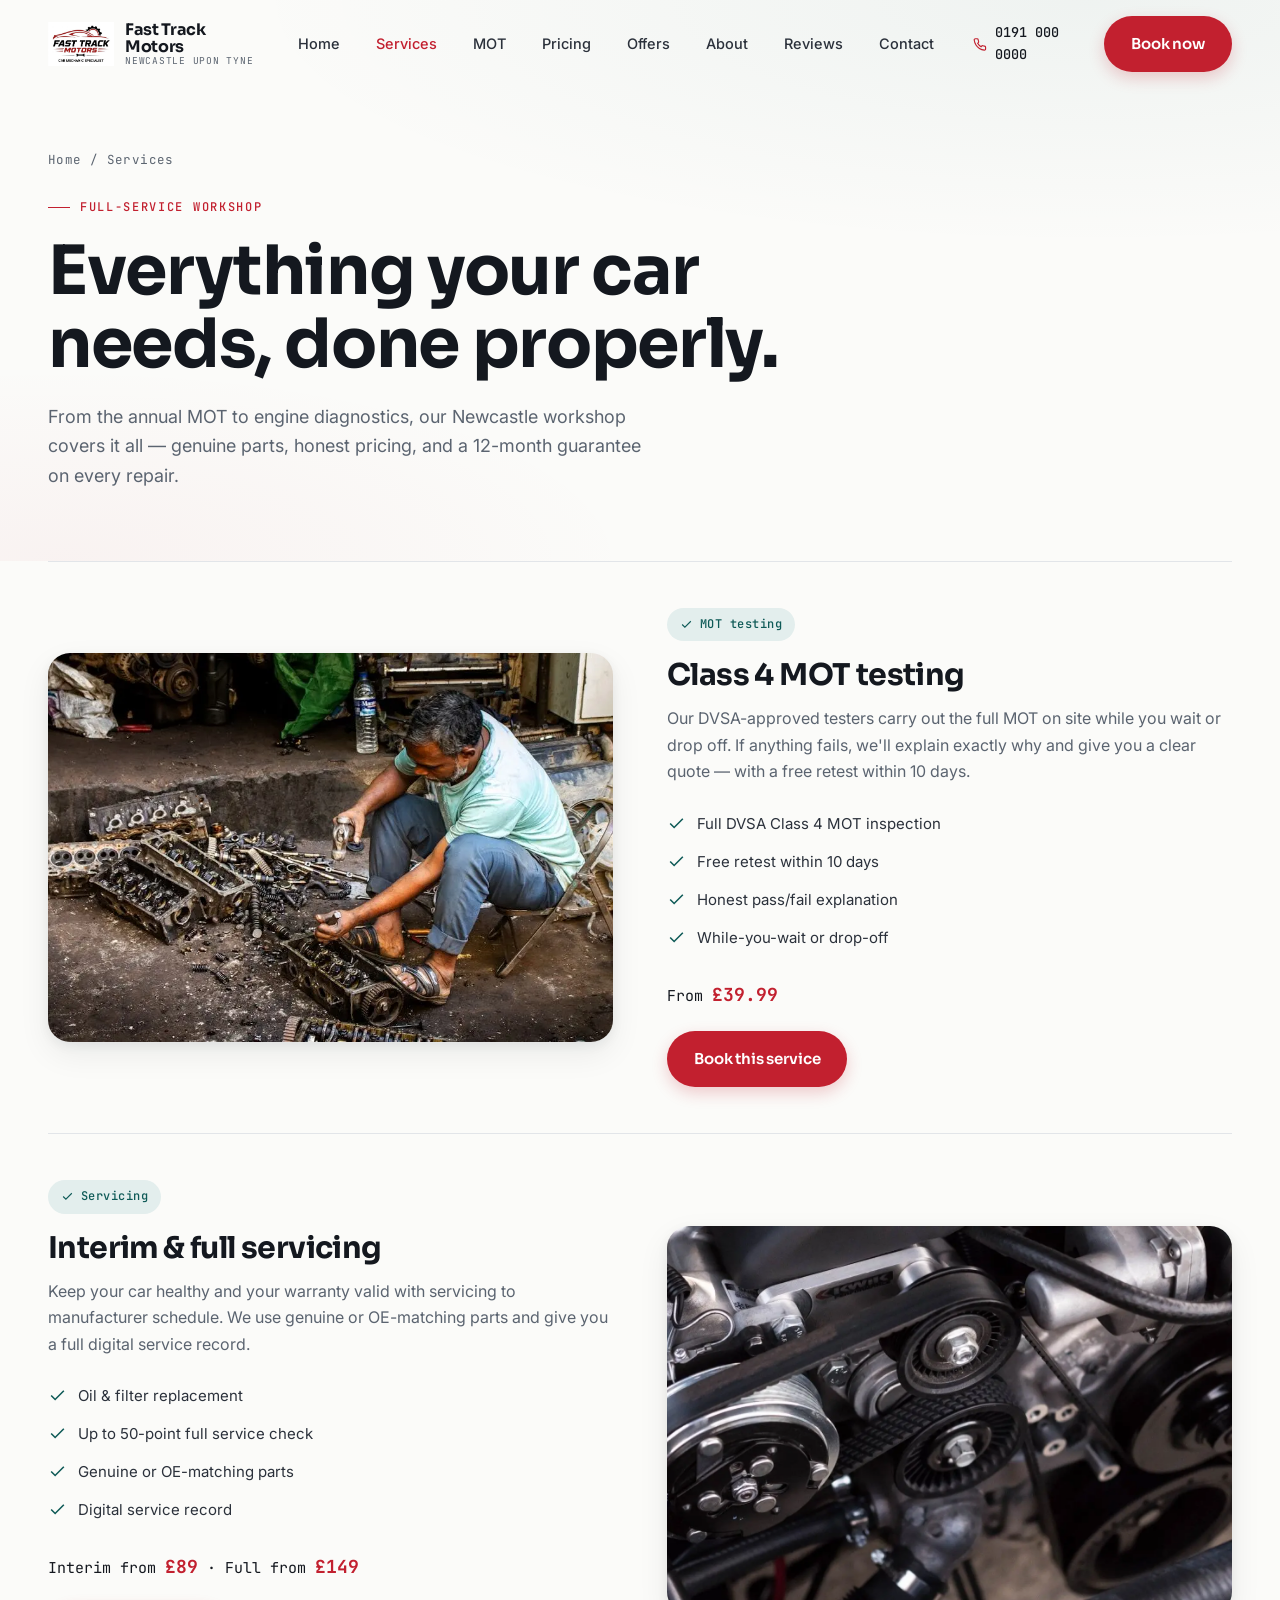
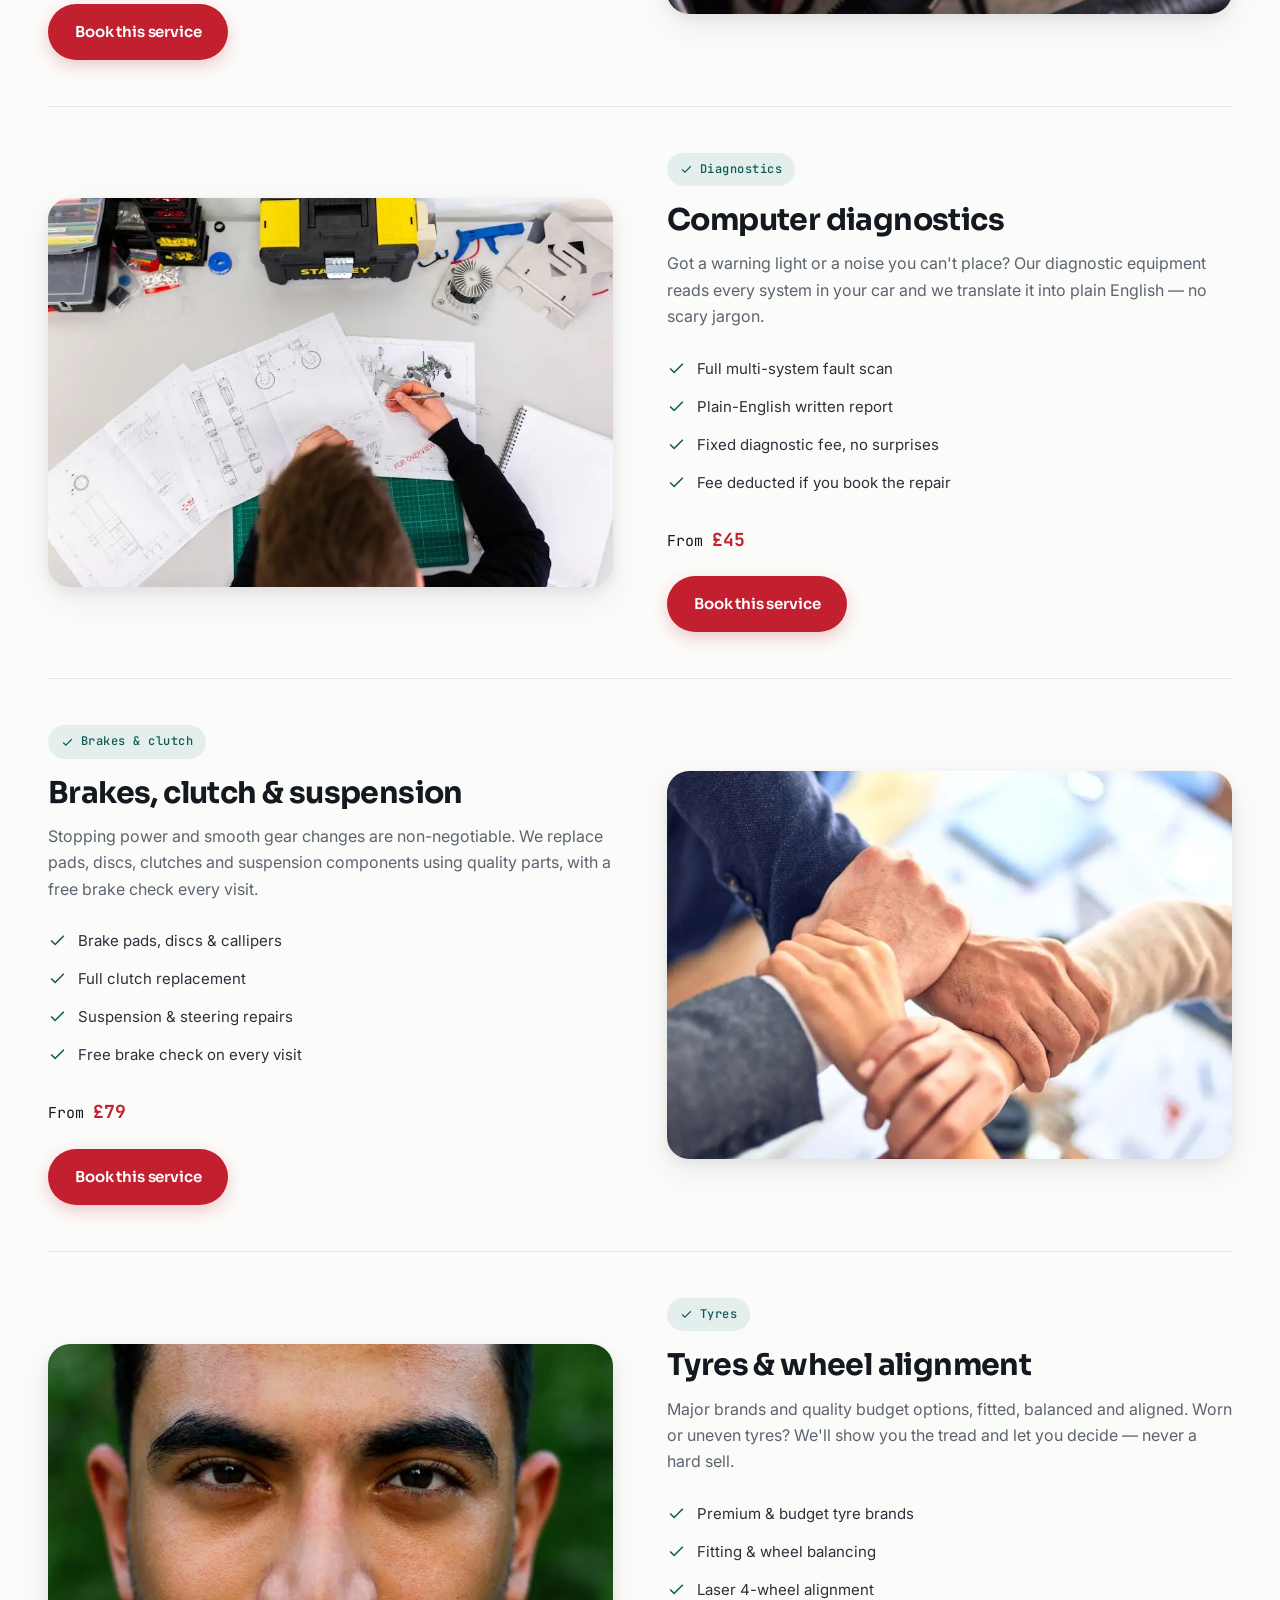
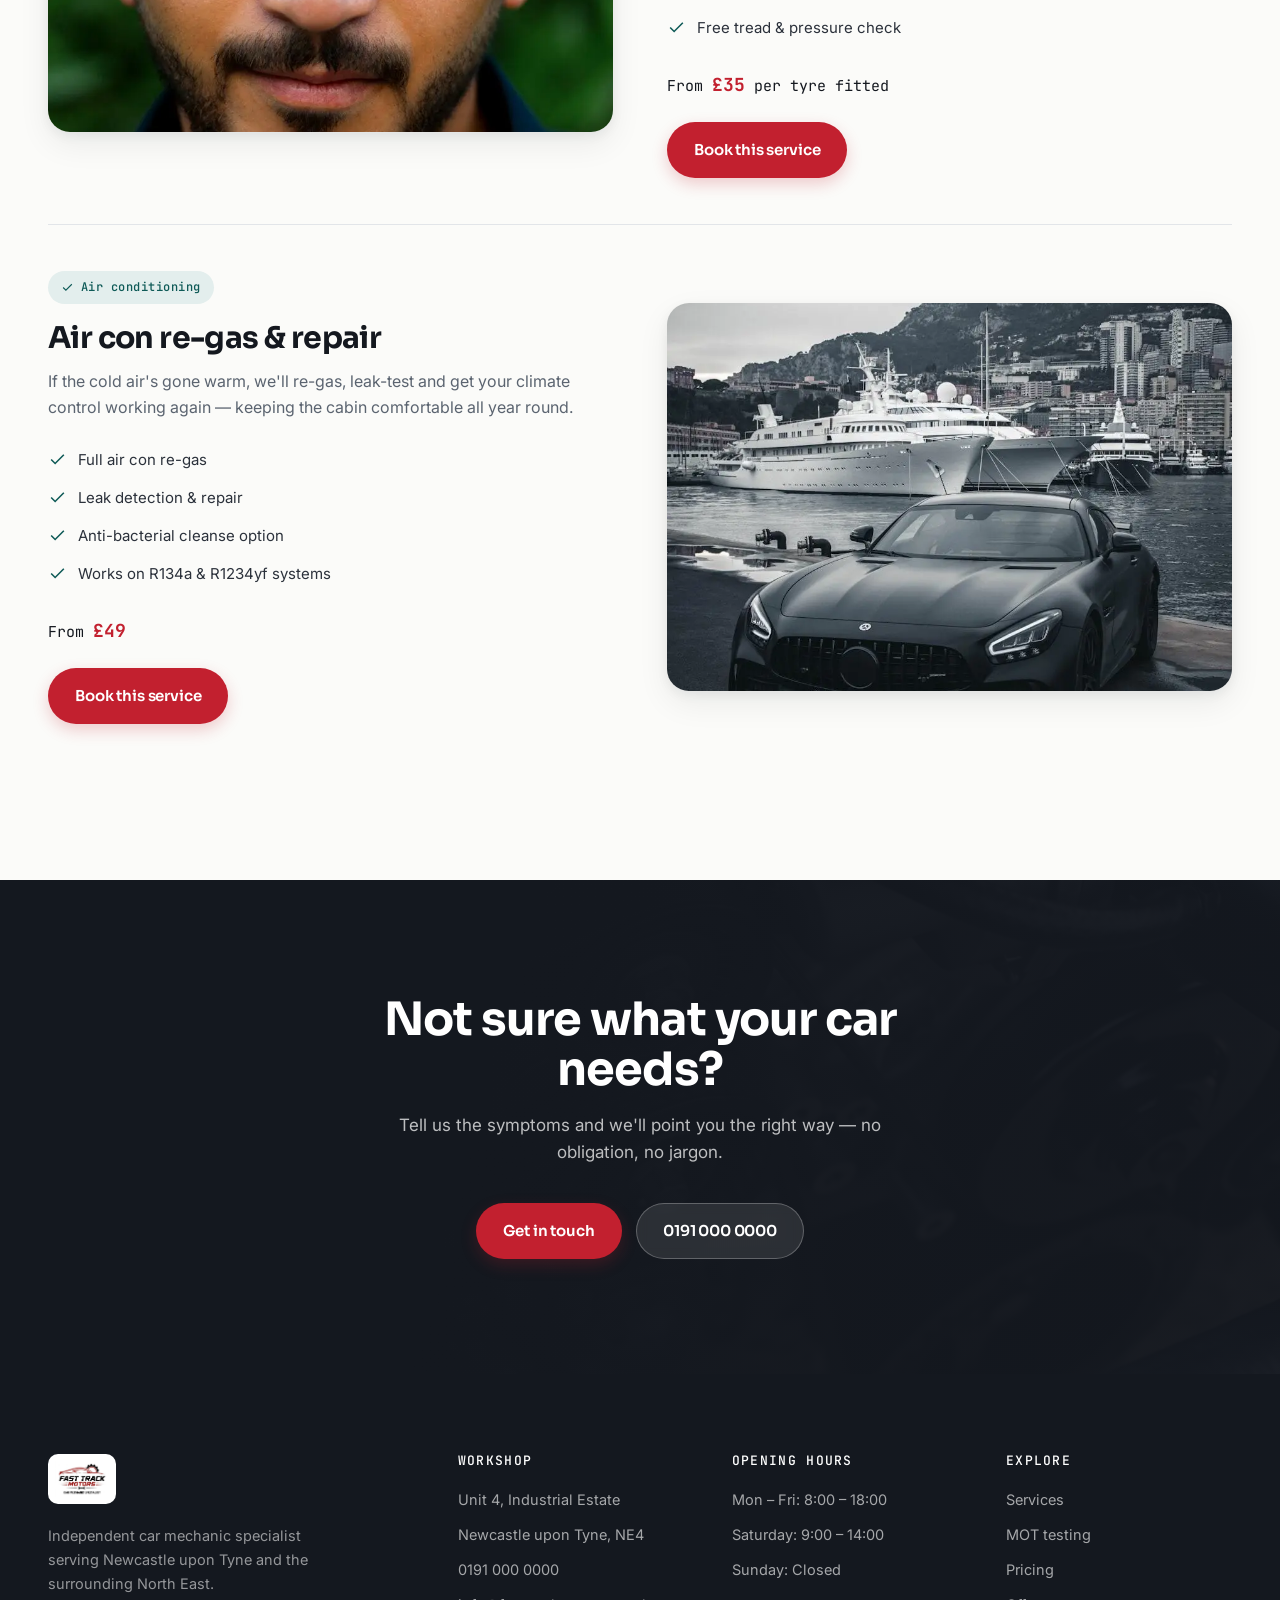
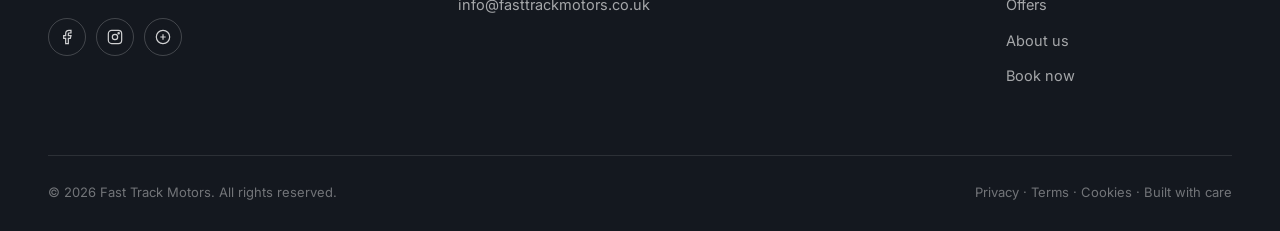
<file: services.html>
<!DOCTYPE html>
<html lang="en">
<head>
<meta charset="UTF-8">
<meta name="viewport" content="width=device-width, initial-scale=1.0">
<title>Car Services in Newcastle | Fast Track Motors</title>
<meta name="description" content="MOT, servicing, diagnostics, brakes, tyres and air con in Newcastle upon Tyne. Genuine parts, honest pricing, 12-month guarantee.">
<link rel="canonical" href="https://fast-track-motors.vercel.app/services.html">
<link rel="icon" href="/favicon.svg" type="image/svg+xml">
<link rel="icon" href="/favicon.ico" sizes="any">
<link rel="apple-touch-icon" href="/apple-touch-icon.png">
<meta name="theme-color" content="#14181F">

<meta property="og:type" content="website">
<meta property="og:site_name" content="Fast Track Motors">
<meta property="og:title" content="Car Services in Newcastle | Fast Track Motors">
<meta property="og:description" content="MOT, servicing, diagnostics, brakes, tyres and air con in Newcastle upon Tyne. Genuine parts, honest pricing, 12-month guarantee.">
<meta property="og:url" content="https://fast-track-motors.vercel.app/services.html">
<meta property="og:image" content="https://fast-track-motors.vercel.app/images/hero-mechanic.jpg">
<meta property="og:locale" content="en_GB">
<meta name="twitter:card" content="summary_large_image">
<meta name="twitter:title" content="Car Services in Newcastle | Fast Track Motors">
<meta name="twitter:description" content="MOT, servicing, diagnostics, brakes, tyres and air con in Newcastle upon Tyne. Genuine parts, honest pricing, 12-month guarantee.">
<meta name="twitter:image" content="https://fast-track-motors.vercel.app/images/hero-mechanic.jpg">

<link rel="preconnect" href="https://fonts.googleapis.com">
<link rel="preconnect" href="https://fonts.gstatic.com" crossorigin>
<link href="https://fonts.googleapis.com/css2?family=Sora:wght@400;500;600;700;800&family=Inter:wght@400;500;600&family=JetBrains+Mono:wght@400;500&display=swap" rel="stylesheet">
<link rel="stylesheet" href="css/system.css">
<style>
/* page hero shared */
.page-hero{padding:150px 0 70px; position:relative; overflow:hidden;}
.page-hero::before{content:""; position:absolute; inset:0; background:radial-gradient(120% 80% at 85% 0%, rgba(14,90,87,0.05), transparent 55%), radial-gradient(90% 70% at 5% 100%, rgba(194,32,47,0.04), transparent 50%);}
.page-hero .wrap{position:relative; z-index:2;}
.page-hero .crumbs{font-family:var(--font-mono); font-size:12.5px; color:var(--slate); margin-bottom:20px; letter-spacing:0.03em;}
.page-hero .crumbs a:hover{color:var(--red);}
.page-hero h1{max-width:780px; margin-bottom:20px;}
.page-hero .sub{font-size:18px; max-width:600px; line-height:1.65;}

.svc-detail{padding:0 0 110px;}
.svc-row{display:grid; grid-template-columns:1fr 1fr; gap:54px; align-items:center; padding:46px 0; border-top:1px solid var(--line);}
.svc-row:nth-child(even) .svc-media{order:2;}
.svc-media{border-radius:var(--r-lg); overflow:hidden; box-shadow:var(--shadow-md); aspect-ratio:16/11;}
.svc-media img{width:100%; height:100%; object-fit:cover;}
.svc-body .tag{margin-bottom:18px;}
.svc-body h2{font-size:30px; margin-bottom:14px;}
.svc-body p{font-size:16px; line-height:1.65; margin-bottom:20px;}
.svc-incl{list-style:none; margin-bottom:24px;}
.svc-incl li{display:flex; gap:11px; align-items:flex-start; padding:7px 0; font-size:15px; color:var(--ink-soft);}
.svc-incl svg{width:19px; height:19px; stroke:var(--teal); fill:none; flex-shrink:0; margin-top:2px;}
.svc-body .price-line{font-family:var(--font-mono); font-size:15px; color:var(--ink); margin-bottom:22px;}
.svc-body .price-line b{color:var(--red); font-size:18px;}
@media(max-width:860px){.svc-row{grid-template-columns:1fr; gap:28px; padding:38px 0;} .svc-row:nth-child(even) .svc-media{order:-1;} .svc-media{aspect-ratio:16/10;}}

.cta{position:relative; overflow:hidden; background:var(--ink);}
.cta-bgimg{position:absolute; inset:0; opacity:0.16;}
.cta-bgimg img{width:100%; height:100%; object-fit:cover;}
.cta::after{content:""; position:absolute; inset:0; background:linear-gradient(105deg, var(--ink) 38%, rgba(20,24,31,0.72) 100%);}
.cta .wrap{position:relative; z-index:2; text-align:center; max-width:720px;}
.cta h2{color:#fff; margin-bottom:18px;}
.cta p{color:rgba(255,255,255,0.72); font-size:17px; margin-bottom:36px; max-width:520px; margin-left:auto; margin-right:auto;}
.cta-actions{display:flex; gap:14px; justify-content:center; flex-wrap:wrap;}

</style>
</head>
<body>
<header class="site-header">
  <div class="wrap">
    <nav>
      <a href="index.html" class="brand">
        <img src="logo.jpg" alt="Fast Track Motors">
        <span class="brand-txt"><strong>Fast Track Motors</strong><span>Newcastle upon Tyne</span></span>
      </a>
      <div class="nav-menu"><a href="index.html">Home</a><a href="services.html" class="active">Services</a><a href="mot.html">MOT</a><a href="pricing.html">Pricing</a><a href="offers.html">Offers</a><a href="about.html">About</a><a href="reviews.html">Reviews</a><a href="contact.html">Contact</a></div>
      <div class="nav-right">
        <a href="tel:01910000000" class="nav-phone">
          <svg viewBox="0 0 24 24" stroke-width="2"><path d="M22 16.92v3a2 2 0 0 1-2.18 2 19.79 19.79 0 0 1-8.63-3.07 19.5 19.5 0 0 1-6-6 19.79 19.79 0 0 1-3.07-8.67A2 2 0 0 1 4.11 2h3a2 2 0 0 1 2 1.72c.13.96.36 1.9.7 2.81a2 2 0 0 1-.45 2.11L8.09 9.91a16 16 0 0 0 6 6l1.27-1.27a2 2 0 0 1 2.11-.45c.91.34 1.85.57 2.81.7A2 2 0 0 1 22 16.92z"/></svg>
          0191 000 0000
        </a>
        <a href="contact.html" class="btn btn-primary">Book now</a>
        <button class="burger" aria-label="Menu"><span></span><span></span><span></span></button>
      </div>
    </nav>
  </div>
</header>
<section class="page-hero">
  <div class="wrap">
    <div class="crumbs" data-reveal><a href="index.html">Home</a> / Services</div>
    <span class="eyebrow" data-reveal>Full-service workshop</span>
    <h1 data-reveal data-reveal-delay="1">Everything your car needs, done properly.</h1>
    <p class="sub" data-reveal data-reveal-delay="2">From the annual MOT to engine diagnostics, our Newcastle workshop covers it all — genuine parts, honest pricing, and a 12-month guarantee on every repair.</p>
  </div>
</section>
<section class="svc-detail">
  <div class="wrap">
    <div class="svc-row">
      <div class="svc-media" data-reveal><picture><source srcset="images/svc-mot.webp" type="image/webp"><img src="images/svc-mot.jpg" alt="MOT inspection" loading="lazy" decoding="async"></picture></div>
      <div class="svc-body" data-reveal data-reveal-delay="1">
        <span class="tag"><svg viewBox="0 0 24 24" fill="none" stroke="currentColor" stroke-width="2"><path d="M20 6L9 17l-5-5"/></svg>MOT testing</span>
        <h2>Class 4 MOT testing</h2><p>Our DVSA-approved testers carry out the full MOT on site while you wait or drop off. If anything fails, we'll explain exactly why and give you a clear quote — with a free retest within 10 days.</p>
        <ul class="svc-incl"><li><svg viewBox="0 0 24 24" stroke-width="2"><path d="M20 6L9 17l-5-5"/></svg>Full DVSA Class 4 MOT inspection</li><li><svg viewBox="0 0 24 24" stroke-width="2"><path d="M20 6L9 17l-5-5"/></svg>Free retest within 10 days</li><li><svg viewBox="0 0 24 24" stroke-width="2"><path d="M20 6L9 17l-5-5"/></svg>Honest pass/fail explanation</li><li><svg viewBox="0 0 24 24" stroke-width="2"><path d="M20 6L9 17l-5-5"/></svg>While-you-wait or drop-off</li></ul>
        <div class="price-line">From <b>£39.99</b></div>
        <a href="contact.html" class="btn btn-primary">Book this service</a>
      </div>
    </div>
    <div class="svc-row">
      <div class="svc-media" data-reveal><picture><source srcset="images/svc-servicing.webp" type="image/webp"><img src="images/svc-servicing.jpg" alt="Car servicing" loading="lazy" decoding="async"></picture></div>
      <div class="svc-body" data-reveal data-reveal-delay="1">
        <span class="tag"><svg viewBox="0 0 24 24" fill="none" stroke="currentColor" stroke-width="2"><path d="M20 6L9 17l-5-5"/></svg>Servicing</span>
        <h2>Interim & full servicing</h2><p>Keep your car healthy and your warranty valid with servicing to manufacturer schedule. We use genuine or OE-matching parts and give you a full digital service record.</p>
        <ul class="svc-incl"><li><svg viewBox="0 0 24 24" stroke-width="2"><path d="M20 6L9 17l-5-5"/></svg>Oil & filter replacement</li><li><svg viewBox="0 0 24 24" stroke-width="2"><path d="M20 6L9 17l-5-5"/></svg>Up to 50-point full service check</li><li><svg viewBox="0 0 24 24" stroke-width="2"><path d="M20 6L9 17l-5-5"/></svg>Genuine or OE-matching parts</li><li><svg viewBox="0 0 24 24" stroke-width="2"><path d="M20 6L9 17l-5-5"/></svg>Digital service record</li></ul>
        <div class="price-line">Interim from <b>£89</b> · Full from <b>£149</b></div>
        <a href="contact.html" class="btn btn-primary">Book this service</a>
      </div>
    </div>
    <div class="svc-row">
      <div class="svc-media" data-reveal><picture><source srcset="images/svc-diagnostics.webp" type="image/webp"><img src="images/svc-diagnostics.jpg" alt="Car diagnostics" loading="lazy" decoding="async"></picture></div>
      <div class="svc-body" data-reveal data-reveal-delay="1">
        <span class="tag"><svg viewBox="0 0 24 24" fill="none" stroke="currentColor" stroke-width="2"><path d="M20 6L9 17l-5-5"/></svg>Diagnostics</span>
        <h2>Computer diagnostics</h2><p>Got a warning light or a noise you can't place? Our diagnostic equipment reads every system in your car and we translate it into plain English — no scary jargon.</p>
        <ul class="svc-incl"><li><svg viewBox="0 0 24 24" stroke-width="2"><path d="M20 6L9 17l-5-5"/></svg>Full multi-system fault scan</li><li><svg viewBox="0 0 24 24" stroke-width="2"><path d="M20 6L9 17l-5-5"/></svg>Plain-English written report</li><li><svg viewBox="0 0 24 24" stroke-width="2"><path d="M20 6L9 17l-5-5"/></svg>Fixed diagnostic fee, no surprises</li><li><svg viewBox="0 0 24 24" stroke-width="2"><path d="M20 6L9 17l-5-5"/></svg>Fee deducted if you book the repair</li></ul>
        <div class="price-line">From <b>£45</b></div>
        <a href="contact.html" class="btn btn-primary">Book this service</a>
      </div>
    </div>
    <div class="svc-row">
      <div class="svc-media" data-reveal><picture><source srcset="images/svc-brakes.webp" type="image/webp"><img src="images/svc-brakes.jpg" alt="Brake repair" loading="lazy" decoding="async"></picture></div>
      <div class="svc-body" data-reveal data-reveal-delay="1">
        <span class="tag"><svg viewBox="0 0 24 24" fill="none" stroke="currentColor" stroke-width="2"><path d="M20 6L9 17l-5-5"/></svg>Brakes & clutch</span>
        <h2>Brakes, clutch & suspension</h2><p>Stopping power and smooth gear changes are non-negotiable. We replace pads, discs, clutches and suspension components using quality parts, with a free brake check every visit.</p>
        <ul class="svc-incl"><li><svg viewBox="0 0 24 24" stroke-width="2"><path d="M20 6L9 17l-5-5"/></svg>Brake pads, discs & callipers</li><li><svg viewBox="0 0 24 24" stroke-width="2"><path d="M20 6L9 17l-5-5"/></svg>Full clutch replacement</li><li><svg viewBox="0 0 24 24" stroke-width="2"><path d="M20 6L9 17l-5-5"/></svg>Suspension & steering repairs</li><li><svg viewBox="0 0 24 24" stroke-width="2"><path d="M20 6L9 17l-5-5"/></svg>Free brake check on every visit</li></ul>
        <div class="price-line">From <b>£79</b></div>
        <a href="contact.html" class="btn btn-primary">Book this service</a>
      </div>
    </div>
    <div class="svc-row">
      <div class="svc-media" data-reveal><picture><source srcset="images/svc-tyres.webp" type="image/webp"><img src="images/svc-tyres.jpg" alt="Tyre fitting" loading="lazy" decoding="async"></picture></div>
      <div class="svc-body" data-reveal data-reveal-delay="1">
        <span class="tag"><svg viewBox="0 0 24 24" fill="none" stroke="currentColor" stroke-width="2"><path d="M20 6L9 17l-5-5"/></svg>Tyres</span>
        <h2>Tyres & wheel alignment</h2><p>Major brands and quality budget options, fitted, balanced and aligned. Worn or uneven tyres? We'll show you the tread and let you decide — never a hard sell.</p>
        <ul class="svc-incl"><li><svg viewBox="0 0 24 24" stroke-width="2"><path d="M20 6L9 17l-5-5"/></svg>Premium & budget tyre brands</li><li><svg viewBox="0 0 24 24" stroke-width="2"><path d="M20 6L9 17l-5-5"/></svg>Fitting & wheel balancing</li><li><svg viewBox="0 0 24 24" stroke-width="2"><path d="M20 6L9 17l-5-5"/></svg>Laser 4-wheel alignment</li><li><svg viewBox="0 0 24 24" stroke-width="2"><path d="M20 6L9 17l-5-5"/></svg>Free tread & pressure check</li></ul>
        <div class="price-line">From <b>£35</b> per tyre fitted</div>
        <a href="contact.html" class="btn btn-primary">Book this service</a>
      </div>
    </div>
    <div class="svc-row">
      <div class="svc-media" data-reveal><picture><source srcset="images/svc-aircon.webp" type="image/webp"><img src="images/svc-aircon.jpg" alt="Air con service" loading="lazy" decoding="async"></picture></div>
      <div class="svc-body" data-reveal data-reveal-delay="1">
        <span class="tag"><svg viewBox="0 0 24 24" fill="none" stroke="currentColor" stroke-width="2"><path d="M20 6L9 17l-5-5"/></svg>Air conditioning</span>
        <h2>Air con re-gas & repair</h2><p>If the cold air's gone warm, we'll re-gas, leak-test and get your climate control working again — keeping the cabin comfortable all year round.</p>
        <ul class="svc-incl"><li><svg viewBox="0 0 24 24" stroke-width="2"><path d="M20 6L9 17l-5-5"/></svg>Full air con re-gas</li><li><svg viewBox="0 0 24 24" stroke-width="2"><path d="M20 6L9 17l-5-5"/></svg>Leak detection & repair</li><li><svg viewBox="0 0 24 24" stroke-width="2"><path d="M20 6L9 17l-5-5"/></svg>Anti-bacterial cleanse option</li><li><svg viewBox="0 0 24 24" stroke-width="2"><path d="M20 6L9 17l-5-5"/></svg>Works on R134a & R1234yf systems</li></ul>
        <div class="price-line">From <b>£49</b></div>
        <a href="contact.html" class="btn btn-primary">Book this service</a>
      </div>
    </div>
  </div>
</section>
<section class="cta" style="margin-top:0;">
  <div class="cta-bgimg"><picture><source srcset="images/cta-bg.webp" type="image/webp"><img src="images/cta-bg.jpg" alt="" loading="lazy" decoding="async"></picture></div>
  <div class="wrap">
    <h2 data-reveal>Not sure what your car needs?</h2>
    <p data-reveal data-reveal-delay="1">Tell us the symptoms and we'll point you the right way — no obligation, no jargon.</p>
    <div class="cta-actions" data-reveal data-reveal-delay="2">
      <a href="contact.html" class="btn btn-primary">Get in touch</a>
      <a href="tel:01910000000" class="btn btn-ghost-light">0191 000 0000</a>
    </div>
  </div>
</section>
<footer class="site-footer">
  <div class="wrap">
    <div class="footer-top">
      <div class="footer-brand">
        <img src="logo.jpg" alt="Fast Track Motors">
        <p>Independent car mechanic specialist serving Newcastle upon Tyne and the surrounding North East.</p>
        <div class="footer-social">
          <a href="#" aria-label="Facebook"><svg viewBox="0 0 24 24" stroke-width="1.8"><path d="M18 2h-3a5 5 0 0 0-5 5v3H7v4h3v8h4v-8h3l1-4h-4V7a1 1 0 0 1 1-1h3z"/></svg></a>
          <a href="#" aria-label="Instagram"><svg viewBox="0 0 24 24" stroke-width="1.8"><rect x="2" y="2" width="20" height="20" rx="5"/><circle cx="12" cy="12" r="4"/><circle cx="17.5" cy="6.5" r="1"/></svg></a>
          <a href="#" aria-label="Google"><svg viewBox="0 0 24 24" stroke-width="1.8"><circle cx="12" cy="12" r="10"/><path d="M8 12h8M12 8v8"/></svg></a>
        </div>
      </div>
      <div><h4>Workshop</h4><ul>
        <li>Unit 4, Industrial Estate</li><li>Newcastle upon Tyne, NE4</li>
        <li><a href="tel:01910000000">0191 000 0000</a></li>
        <li><a href="mailto:info@fasttrackmotors.co.uk">info@fasttrackmotors.co.uk</a></li>
      </ul></div>
      <div><h4>Opening hours</h4><ul>
        <li>Mon – Fri: 8:00 – 18:00</li><li>Saturday: 9:00 – 14:00</li><li>Sunday: Closed</li>
      </ul></div>
      <div><h4>Explore</h4><ul>
        <li><a href="services.html">Services</a></li><li><a href="mot.html">MOT testing</a></li>
        <li><a href="pricing.html">Pricing</a></li><li><a href="offers.html">Offers</a></li><li><a href="about.html">About us</a></li>
        <li><a href="contact.html">Book now</a></li>
      </ul></div>
    </div>
    <div class="footer-bottom">
      <span>© 2026 Fast Track Motors. All rights reserved.</span>
      <span>Privacy · Terms · Cookies · Built with care</span>
    </div>
  </div>
</footer>
<div class="mobile-bar">
  <a href="tel:01910000000" class="call">Call now</a>
  <a href="contact.html" class="book">Book online</a>
</div>
<script src="js/main.js"></script>

</body>
</html>
</file>
<file: css/system.css>
/* ============================================================
   FAST TRACK MOTORS — Design System
   "Clean & trustworthy, executed premium"
   ============================================================ */

:root{
  --canvas:#FBFBF9;
  --ink:#14181F;
  --ink-soft:#2B313B;
  --red:#C2202F;
  --red-dark:#9E1825;
  --slate:#5B6470;
  --slate-light:#8A929C;
  --mist:#EEF1F4;
  --mist-2:#E4E8ED;
  --teal:#0E5A57;
  --teal-tint:#E3EEED;
  --line:#E2E5E9;
  --white:#FFFFFF;

  --r-sm:8px;
  --r-md:14px;
  --r-lg:22px;
  --r-pill:100px;

  --shadow-sm:0 1px 2px rgba(20,24,31,0.04), 0 2px 8px rgba(20,24,31,0.04);
  --shadow-md:0 4px 12px rgba(20,24,31,0.06), 0 12px 32px rgba(20,24,31,0.07);
  --shadow-lg:0 12px 28px rgba(20,24,31,0.10), 0 30px 60px rgba(20,24,31,0.12);

  --maxw:1240px;
  --ease:cubic-bezier(.22,.61,.36,1);

  --font-display:'Sora', sans-serif;
  --font-body:'Inter', sans-serif;
  --font-mono:'JetBrains Mono', monospace;
}

*{margin:0; padding:0; box-sizing:border-box;}
html{scroll-behavior:smooth; -webkit-text-size-adjust:100%;}
body{
  background:var(--canvas);
  color:var(--ink);
  font-family:var(--font-body);
  font-size:16px;
  line-height:1.6;
  -webkit-font-smoothing:antialiased;
  text-rendering:optimizeLegibility;
  overflow-x:hidden;
}
img{display:block; max-width:100%;}
a{color:inherit; text-decoration:none;}
button{font-family:inherit; cursor:pointer;}

h1,h2,h3,h4{font-family:var(--font-display); font-weight:700; line-height:1.08; letter-spacing:-0.02em; color:var(--ink);}
h1{font-size:clamp(38px, 5.4vw, 68px);}
h2{font-size:clamp(28px, 3.6vw, 46px);}
h3{font-size:clamp(20px, 2.2vw, 26px); letter-spacing:-0.01em;}
p{color:var(--slate);}

.wrap{max-width:var(--maxw); margin:0 auto; padding:0 28px;}
.mono{font-family:var(--font-mono);}

/* eyebrow */
.eyebrow{
  font-family:var(--font-mono);
  font-size:12px; font-weight:500;
  letter-spacing:0.14em; text-transform:uppercase;
  color:var(--red);
  display:inline-flex; align-items:center; gap:10px;
  margin-bottom:18px;
}
.eyebrow::before{content:""; width:22px; height:1.5px; background:var(--red);}
.eyebrow.teal{color:var(--teal);}
.eyebrow.teal::before{background:var(--teal);}

/* buttons */
.btn{
  display:inline-flex; align-items:center; justify-content:center; gap:9px;
  padding:15px 26px;
  font-family:var(--font-display); font-weight:600; font-size:15px; letter-spacing:-0.01em;
  border-radius:var(--r-pill); border:1.5px solid transparent;
  transition:transform .3s var(--ease), background .25s, color .25s, border-color .25s, box-shadow .3s;
  white-space:nowrap;
}
.btn svg{width:17px; height:17px;}
.btn-primary{background:var(--red); color:#fff; box-shadow:0 6px 16px rgba(194,32,47,0.22);}
.btn-primary:hover{background:var(--red-dark); transform:translateY(-2px); box-shadow:0 10px 24px rgba(194,32,47,0.30);}
.btn-ink{background:var(--ink); color:#fff;}
.btn-ink:hover{background:#000; transform:translateY(-2px); box-shadow:var(--shadow-md);}
.btn-outline{background:transparent; color:var(--ink); border-color:var(--mist-2);}
.btn-outline:hover{border-color:var(--ink); transform:translateY(-2px);}
.btn-ghost-light{background:rgba(255,255,255,0.1); color:#fff; border-color:rgba(255,255,255,0.25); backdrop-filter:blur(6px);}
.btn-ghost-light:hover{background:rgba(255,255,255,0.18); border-color:rgba(255,255,255,0.5);}

/* ---------- HEADER ---------- */
.site-header{
  position:fixed; top:0; left:0; right:0; z-index:200;
  padding:16px 0; transition:padding .3s var(--ease), background .3s, box-shadow .3s, border-color .3s;
  border-bottom:1px solid transparent;
}
.site-header.scrolled{
  background:rgba(251,251,249,0.85); backdrop-filter:blur(14px) saturate(1.4);
  padding:10px 0; box-shadow:0 1px 0 rgba(20,24,31,0.05); border-bottom-color:var(--line);
}
.site-header nav{display:flex; align-items:center; justify-content:space-between; gap:24px;}
.brand{display:flex; align-items:center; gap:11px;}
.brand img{height:44px; width:auto; transition:height .3s var(--ease);}
.site-header.scrolled .brand img{height:38px;}
.brand-txt{display:flex; flex-direction:column; line-height:1.05;}
.brand-txt strong{font-family:var(--font-display); font-weight:700; font-size:16px; letter-spacing:-0.02em;}
.brand-txt span{font-family:var(--font-mono); font-size:9.5px; letter-spacing:0.08em; color:var(--slate); text-transform:uppercase;}
.nav-menu{display:flex; align-items:center; gap:6px;}
.nav-menu a{
  font-size:14.5px; font-weight:500; color:var(--ink-soft);
  padding:9px 15px; border-radius:var(--r-pill); transition:background .2s, color .2s; position:relative;
}
.nav-menu a:hover{background:var(--mist); color:var(--ink);}
.nav-menu a.active{color:var(--red);}
.nav-right{display:flex; align-items:center; gap:14px;}
.nav-phone{display:flex; align-items:center; gap:8px; font-family:var(--font-mono); font-size:13.5px; font-weight:500; color:var(--ink);}
.nav-phone svg{width:15px; height:15px; stroke:var(--red); fill:none;}
.burger{display:none; flex-direction:column; gap:5px; background:none; border:none; padding:12px; margin:-12px; z-index:210;}
.burger span{width:24px; height:2px; background:var(--ink); border-radius:2px; transition:.3s var(--ease);}

@media(max-width:980px){
  .nav-menu{
    position:fixed; inset:0 0 0 auto; width:82%; max-width:340px; height:100vh; height:100dvh;
    background:var(--ink); flex-direction:column; align-items:flex-start; justify-content:center;
    gap:6px; padding:48px; transform:translateX(100%); transition:transform .4s var(--ease); z-index:205;
  }
  .nav-menu.open{transform:translateX(0);}
  .nav-menu a{color:#fff; font-size:21px; font-family:var(--font-display); font-weight:600; padding:11px 0;}
  .nav-menu a:hover{background:none; color:var(--red);}
  .nav-menu a.active{color:var(--red);}
  .nav-phone{display:none;}
  .nav-right .btn-primary{display:none;}
  .burger{display:flex;}
  .burger.open span{background:#fff;}
  .burger.open span:nth-child(1){transform:translateY(7px) rotate(45deg);}
  .burger.open span:nth-child(2){opacity:0;}
  .burger.open span:nth-child(3){transform:translateY(-7px) rotate(-45deg);}
}
@media(max-width:560px){
  .brand-txt{display:none;}
  .brand img{height:40px;}
}

/* ---------- SECTIONS ---------- */
section{padding:clamp(70px,9vw,120px) 0; position:relative;}
.section-head{max-width:680px; margin-bottom:56px;}
.section-head.center{margin-left:auto; margin-right:auto; text-align:center;}
.section-head h2{margin-bottom:18px;}
.section-head p{font-size:17px; line-height:1.65;}

/* ---------- FOOTER ---------- */
.site-footer{background:var(--ink); color:rgba(255,255,255,0.62); padding:80px 0 28px;}
.footer-top{display:grid; grid-template-columns:1.6fr 1fr 1fr 1fr; gap:48px; padding-bottom:56px; border-bottom:1px solid rgba(255,255,255,0.1);}
.footer-brand img{height:50px; background:#fff; border-radius:10px; padding:7px; margin-bottom:20px;}
.footer-brand p{color:rgba(255,255,255,0.55); max-width:280px; font-size:14.5px; line-height:1.65;}
.footer-social{display:flex; gap:10px; margin-top:22px;}
.footer-social a{width:38px; height:38px; border-radius:50%; border:1px solid rgba(255,255,255,0.2); display:flex; align-items:center; justify-content:center; transition:.25s;}
.footer-social a:hover{background:#fff; border-color:#fff;}
.footer-social svg{width:16px; height:16px; stroke:rgba(255,255,255,0.8); fill:none; transition:.25s;}
.footer-social a:hover svg{stroke:var(--ink);}
.site-footer h4{color:#fff; font-size:13px; font-family:var(--font-mono); font-weight:500; letter-spacing:0.1em; text-transform:uppercase; margin-bottom:20px;}
.site-footer ul{list-style:none;}
.site-footer li{margin-bottom:12px; font-size:14.5px;}
.site-footer li a{transition:color .2s;}
.site-footer li a:hover{color:#fff;}
.footer-bottom{display:flex; justify-content:space-between; flex-wrap:wrap; gap:14px; padding-top:26px; font-size:13px; color:rgba(255,255,255,0.4);}
@media(max-width:860px){.footer-top{grid-template-columns:1fr 1fr; gap:36px;}}
@media(max-width:520px){.footer-top{grid-template-columns:1fr;}}

/* ---------- MOBILE STICKY BAR ---------- */
.mobile-bar{display:none;}
@media(max-width:980px){
  .mobile-bar{
    display:flex; position:fixed; bottom:0; left:0; right:0; z-index:190;
    background:rgba(251,251,249,0.92); backdrop-filter:blur(12px); border-top:1px solid var(--line);
    padding:10px 14px; gap:10px;
  }
  .mobile-bar a{flex:1; text-align:center; padding:15px 13px; min-height:44px; display:flex; align-items:center; justify-content:center; border-radius:var(--r-pill); font-family:var(--font-display); font-weight:600; font-size:14px;}
  .mobile-bar a.call{background:var(--ink); color:#fff;}
  .mobile-bar a.book{background:var(--red); color:#fff;}
  body{padding-bottom:66px;}
}

/* ---------- REVEAL ---------- */
[data-reveal]{opacity:0; transform:translateY(30px); transition:opacity .8s var(--ease), transform .8s var(--ease);}
[data-reveal].in{opacity:1; transform:none;}
[data-reveal-delay="1"]{transition-delay:.08s;}
[data-reveal-delay="2"]{transition-delay:.16s;}
[data-reveal-delay="3"]{transition-delay:.24s;}
[data-reveal-delay="4"]{transition-delay:.32s;}
[data-reveal-delay="5"]{transition-delay:.40s;}

@media(prefers-reduced-motion:reduce){
  *{animation:none !important; transition:none !important;}
  [data-reveal]{opacity:1 !important; transform:none !important;}
  html{scroll-behavior:auto;}
}

/* ---------- UTILITY ---------- */
.tag{
  display:inline-flex; align-items:center; gap:7px;
  font-family:var(--font-mono); font-size:12px; font-weight:500; letter-spacing:0.04em;
  padding:7px 13px; border-radius:var(--r-pill); background:var(--teal-tint); color:var(--teal);
}
.tag svg{width:13px; height:13px;}
.divider{height:1px; background:var(--line); border:none;}
</file>
